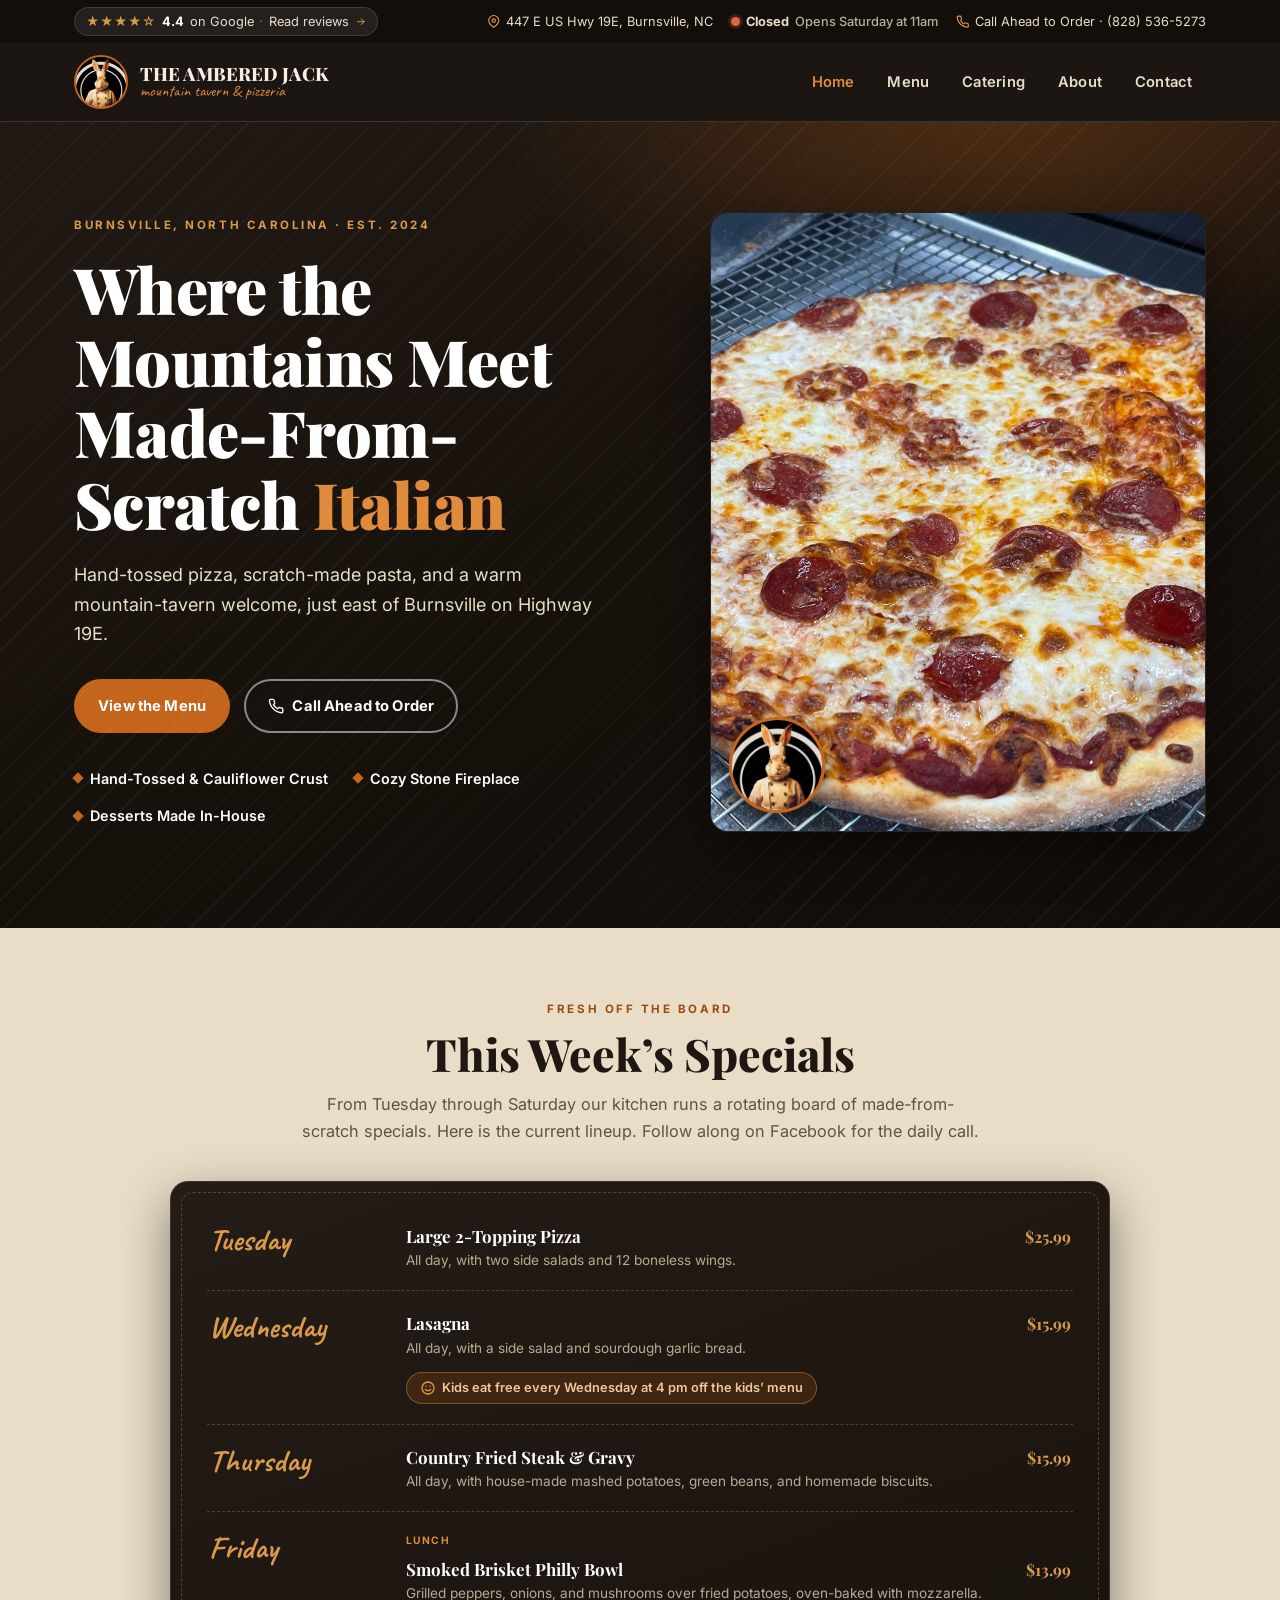
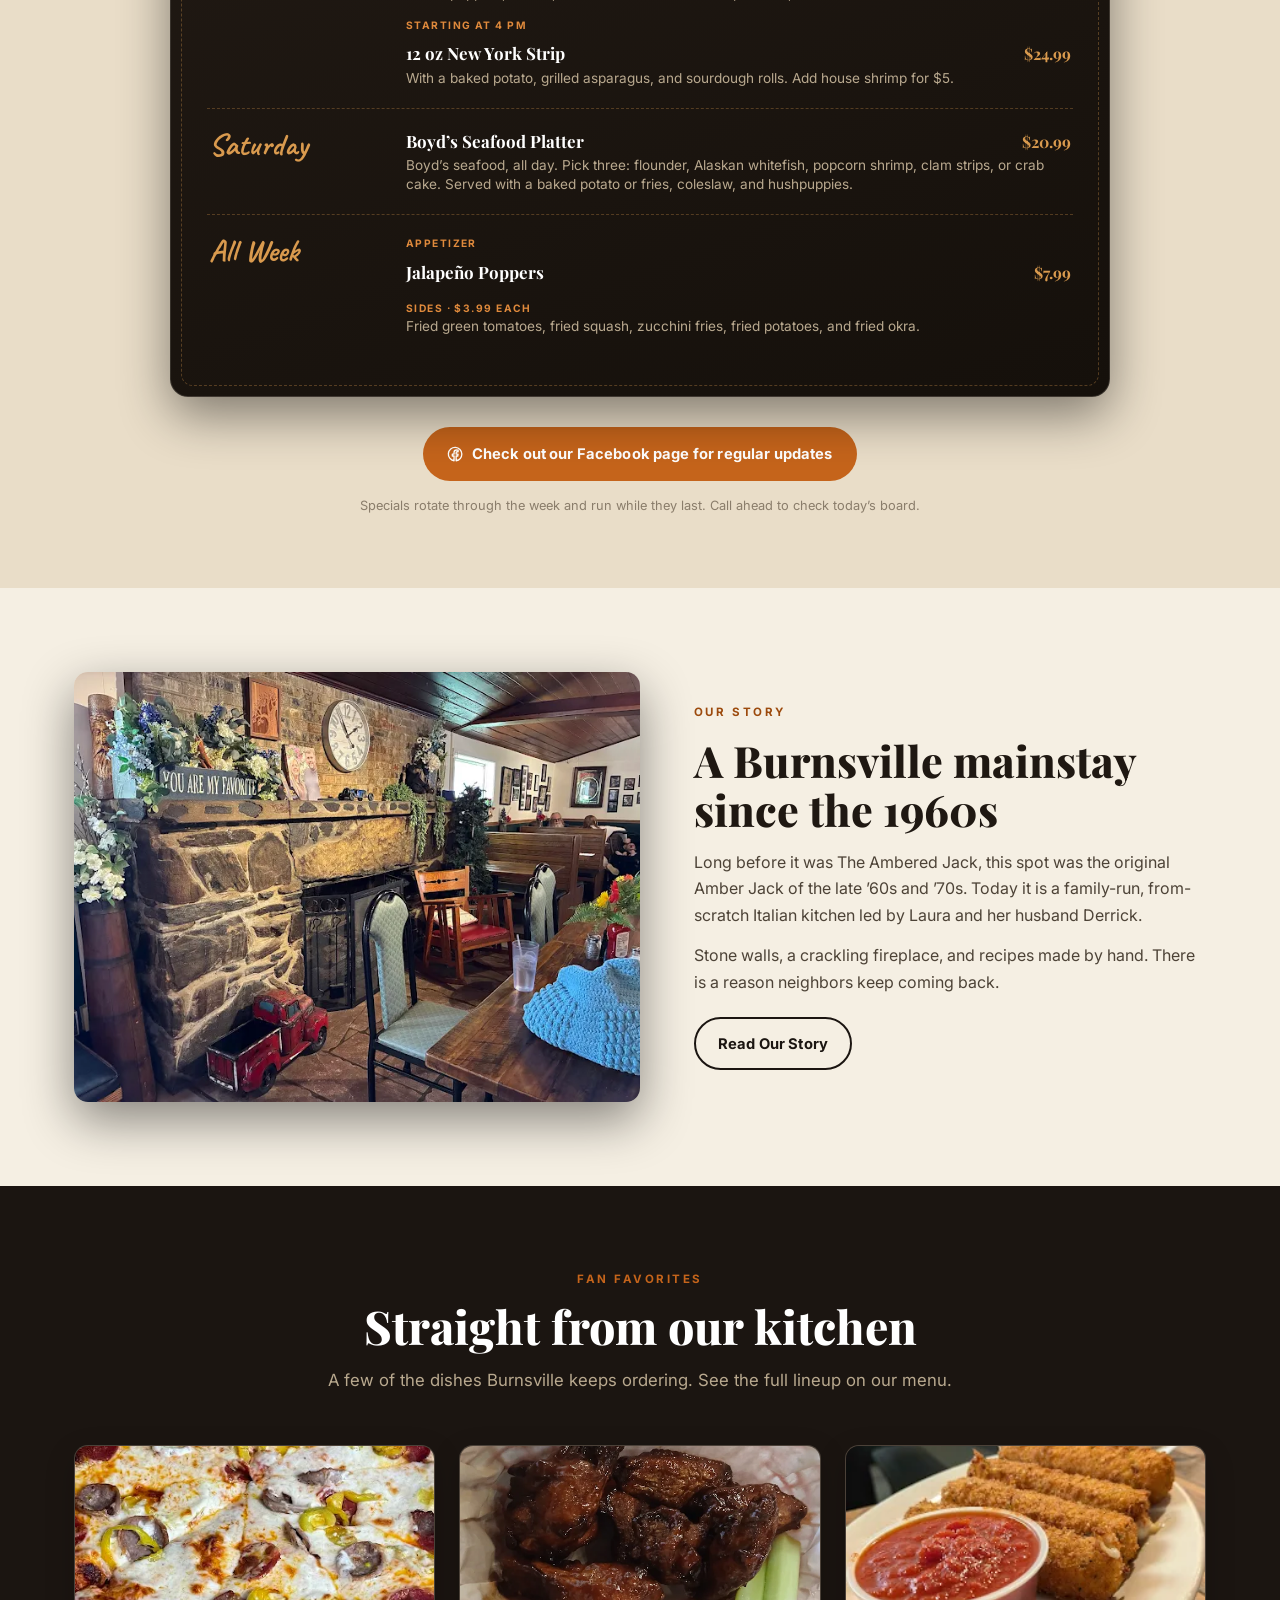
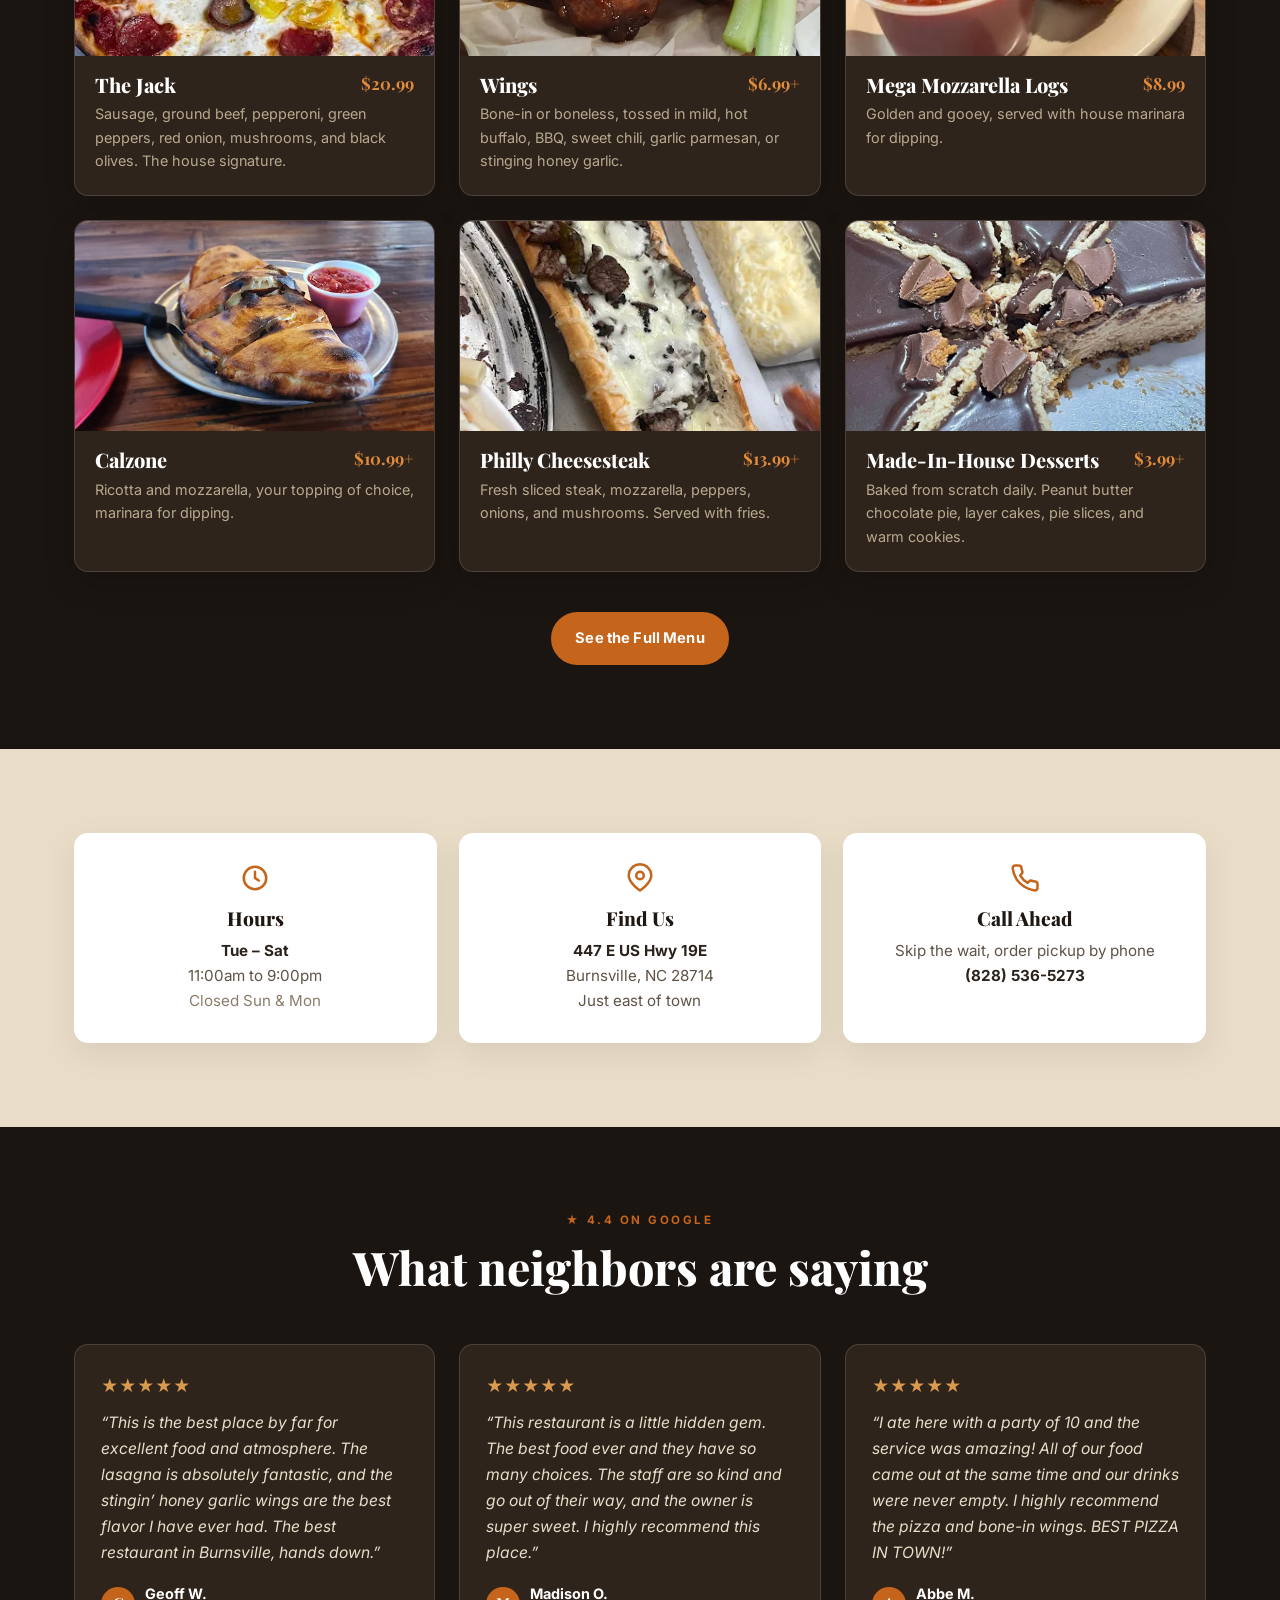
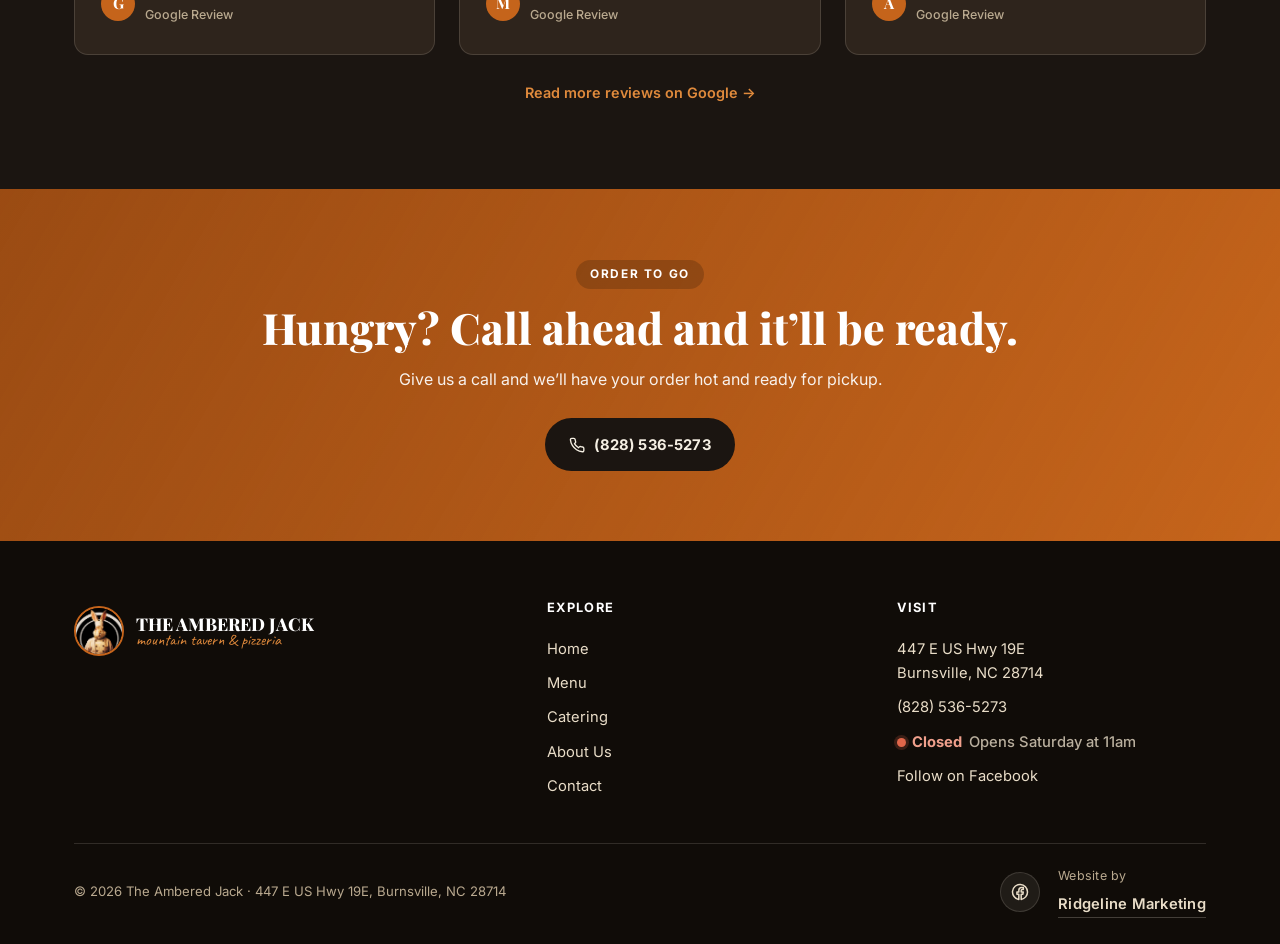
<file: site/index.html>
<!DOCTYPE html>
<html lang="en">
<head>
<meta charset="UTF-8">
<meta name="viewport" content="width=device-width, initial-scale=1.0">
<title>The Ambered Jack | Scratch Italian &amp; Pizza in Burnsville, NC</title>
<meta name="description" content="Family-run, made-from-scratch Italian kitchen and pizzeria in Burnsville, NC. Hand-tossed pizza, scratch pasta, subs, salads, wings, and house-baked desserts. Call ahead: (828) 536-5273.">
<!-- Domain confirmed by owner 2026-06-24: amberedjack.com. All absolute URLs (canonical, og:url, og:image, JSON-LD, sitemap) use it. -->
<link rel="canonical" href="https://www.amberedjack.com/">
<link rel="icon" href="assets/favicon.ico" sizes="any">
<link rel="icon" type="image/png" sizes="192x192" href="assets/favicon-192.png">
<link rel="icon" type="image/png" sizes="512x512" href="assets/favicon-512.png">
<link rel="apple-touch-icon" href="assets/favicon-180.png">
<link rel="manifest" href="site.webmanifest">
<meta name="theme-color" content="#120e0a">
<meta property="og:type" content="restaurant">
<meta property="og:site_name" content="The Ambered Jack">
<meta property="og:title" content="The Ambered Jack | Scratch Italian &amp; Pizza in Burnsville, NC">
<meta property="og:description" content="Hand-tossed pizza, scratch pasta, and a warm mountain-tavern welcome just east of Burnsville on Highway 19E.">
<meta property="og:url" content="https://www.amberedjack.com/">
<meta property="og:image" content="https://www.amberedjack.com/assets/pepperoni-pizza.jpg">
<meta property="og:image:alt" content="Fresh pepperoni pizza from The Ambered Jack">
<meta name="twitter:card" content="summary_large_image">
<meta name="twitter:title" content="The Ambered Jack | Scratch Italian &amp; Pizza in Burnsville, NC">
<meta name="twitter:description" content="Hand-tossed pizza, scratch pasta, and a warm mountain-tavern welcome in Burnsville, NC.">
<meta name="twitter:image" content="https://www.amberedjack.com/assets/pepperoni-pizza.jpg">
<link rel="preconnect" href="https://fonts.googleapis.com">
<link rel="preconnect" href="https://fonts.gstatic.com" crossorigin>
<link href="https://fonts.googleapis.com/css2?family=Playfair+Display:wght@500;600;700;800;900&family=Inter:wght@400;500;600;700&family=Caveat:wght@600;700&display=swap" rel="stylesheet">
<link rel="stylesheet" href="css/style.css">
<!-- HOURS SOURCE OF TRUTH: Tue to Sat 11:00am to 9:00pm; closed Sun and Mon.
     If this ever changes, update it in: the top bar, the mobile hours strip, the info strip below,
     the contact page table, the footer, AND the JSON-LD openingHoursSpecification. -->
<script type="application/ld+json">
{
  "@context": "https://schema.org",
  "@type": "Restaurant",
  "name": "The Ambered Jack",
  "servesCuisine": ["Italian", "Pizza"],
  "priceRange": "$$",
  "telephone": "+1-828-536-5273",
  "url": "https://www.amberedjack.com",
  "menu": "https://www.amberedjack.com/menu",
  "image": "https://www.amberedjack.com/assets/pepperoni-pizza.jpg",
  "acceptsReservations": "False",
  "address": {"@type": "PostalAddress","streetAddress": "447 E US Hwy 19E","addressLocality": "Burnsville","addressRegion": "NC","postalCode": "28714","addressCountry": "US"},
  "geo": {"@type": "GeoCoordinates","latitude": 35.9186014,"longitude": -82.2734526},
  "openingHoursSpecification": [{"@type":"OpeningHoursSpecification","dayOfWeek":["Tuesday","Wednesday","Thursday","Friday","Saturday"],"opens":"11:00","closes":"21:00"}],
  "sameAs": ["https://www.facebook.com/theamberedjack/"]
}
</script>
<script>document.documentElement.classList.add('js');</script>
<!-- Google Analytics (GA4). TODO(owner): replace G-XXXXXXXXXX with the real GA4 Measurement ID before launch.
     Keep this ID identical on every page so one find/replace updates them all. -->
<script async src="https://www.googletagmanager.com/gtag/js?id=G-XXXXXXXXXX"></script>
<script>
  window.dataLayer = window.dataLayer || [];
  function gtag(){dataLayer.push(arguments);}
  gtag('js', new Date());
  gtag('config', 'G-XXXXXXXXXX');
</script>
</head>
<body>

<a class="skip-link" href="#main">Skip to content</a>

<!-- MOBILE QUICK-ACTION BAR (phones only) -->
<nav class="mobile-bar" aria-label="Quick actions">
  <a href="tel:18285365273"><svg class="ic" viewBox="0 0 24 24"><path d="M22 16.92v3a2 2 0 0 1-2.18 2 19.8 19.8 0 0 1-8.63-3.07 19.5 19.5 0 0 1-6-6A19.8 19.8 0 0 1 2.12 4.18 2 2 0 0 1 4.11 2h3a2 2 0 0 1 2 1.72c.13.96.36 1.9.7 2.81a2 2 0 0 1-.45 2.11L8.09 9.91a16 16 0 0 0 6 6l1.27-1.27a2 2 0 0 1 2.11-.45c.91.34 1.85.57 2.81.7A2 2 0 0 1 22 16.92z"/></svg><span>Call</span></a>
  <a href="menu.html"><svg class="ic" viewBox="0 0 24 24"><path d="M21 15v4a2 2 0 0 1-2 2H5a2 2 0 0 1-2-2v-4"/><path d="M7 10l5 5 5-5"/><path d="M12 15V3"/></svg><span>Menu</span></a>
  <a href="https://www.google.com/maps/dir/?api=1&destination=The+Ambered+Jack+447+E+US+Hwy+19E+Burnsville+NC" target="_blank" rel="noopener"><svg class="ic" viewBox="0 0 24 24"><path d="M21 10c0 6-9 12-9 12s-9-6-9-12a9 9 0 0 1 18 0z"/><circle cx="12" cy="10" r="3"/></svg><span>Directions</span></a>
</nav>

<!-- MOBILE HOURS STRIP (phones only, glanceable) -->
<div class="mobile-hours"><svg class="ic" viewBox="0 0 24 24"><circle cx="12" cy="12" r="9"/><path d="M12 7v5l3 2"/></svg> Open <b>Tue–Sat · 11am–9pm</b> · Closed Sun &amp; Mon</div>

<!-- TOP BAR -->
<div class="topbar">
  <div class="wrap">
    <div class="tb-left">
      <a href="https://www.google.com/search?q=The+Ambered+Jack+Burnsville+NC" target="_blank" rel="noopener" class="reviews-badge">
        <span class="stars" aria-hidden="true">★★★★☆</span> <b style="color:#fff">4.4</b> on Google <span style="opacity:.5">·</span> Read reviews
        <svg class="ic" viewBox="0 0 24 24" style="width:.9em" aria-hidden="true"><path d="M5 12h14"/><path d="M13 6l6 6-6 6"/></svg>
      </a>
    </div>
    <div class="tb-right">
      <a href="https://www.google.com/maps/search/?api=1&query=The+Ambered+Jack+447+E+US+Hwy+19E+Burnsville+NC" target="_blank" rel="noopener"><svg class="ic" viewBox="0 0 24 24" aria-hidden="true"><path d="M21 10c0 6-9 12-9 12s-9-6-9-12a9 9 0 0 1 18 0z"/><circle cx="12" cy="10" r="3"/></svg> 447 E US Hwy 19E, Burnsville, NC</a>
      <a href="contact.html" class="tb-hours" aria-label="Hours and open status"><span class="status-chip" data-status><span class="sc-dot" aria-hidden="true"></span><b data-status-label>Hours</b> <span data-status-detail></span></span><span class="tb-hours-static"><svg class="ic" viewBox="0 0 24 24" aria-hidden="true"><circle cx="12" cy="12" r="9"/><path d="M12 7v5l3 2"/></svg> Tue–Sat · 11am–9pm</span></a>
      <a href="tel:18285365273"><svg class="ic" viewBox="0 0 24 24" aria-hidden="true"><path d="M22 16.92v3a2 2 0 0 1-2.18 2 19.8 19.8 0 0 1-8.63-3.07 19.5 19.5 0 0 1-6-6A19.8 19.8 0 0 1 2.12 4.18 2 2 0 0 1 4.11 2h3a2 2 0 0 1 2 1.72c.13.96.36 1.9.7 2.81a2 2 0 0 1-.45 2.11L8.09 9.91a16 16 0 0 0 6 6l1.27-1.27a2 2 0 0 1 2.11-.45c.91.34 1.85.57 2.81.7A2 2 0 0 1 22 16.92z"/></svg> Call Ahead to Order · (828) 536-5273</a>
    </div>
  </div>
</div>

<!-- HEADER -->
<header class="nav">
  <div class="wrap">
    <a href="index.html" class="brand" aria-label="The Ambered Jack, home">
      <img src="assets/logo-mark.png" alt="The Ambered Jack logo" width="54" height="54">
      <div>
        <div class="bt">THE AMBERED JACK</div>
        <div class="bs">mountain tavern &amp; pizzeria</div>
      </div>
    </a>
    <button class="nav-toggle" type="button" aria-label="Open menu" aria-expanded="false" aria-controls="primary-nav">
      <span class="nav-toggle-bars" aria-hidden="true"></span>
    </button>
    <nav class="links" id="primary-nav" aria-label="Primary">
      <a href="index.html" aria-current="page">Home</a>
      <a href="menu.html">Menu</a>
      <a href="catering.html">Catering</a>
      <a href="about.html">About</a>
      <a href="contact.html">Contact</a>
    </nav>
  </div>
</header>
<div class="drawer-backdrop" hidden></div>

<main id="main">

  <section class="hero">
    <div class="wrap">
      <div class="hero-copy">
        <div class="eyebrow">Burnsville, North Carolina · Est. 2024</div>
        <h1>Where the Mountains Meet<br>Made-From-Scratch <span class="amb">Italian</span></h1>
        <p class="lead">Hand-tossed pizza, scratch-made pasta, and a warm mountain-tavern welcome, just east of Burnsville on Highway 19E.</p>
        <div class="hero-cta">
          <a class="btn btn-amber" href="menu.html">View the Menu</a>
          <a class="btn btn-ghost" href="tel:18285365273"><svg class="ic" viewBox="0 0 24 24" aria-hidden="true"><path d="M22 16.92v3a2 2 0 0 1-2.18 2 19.8 19.8 0 0 1-8.63-3.07 19.5 19.5 0 0 1-6-6A19.8 19.8 0 0 1 2.12 4.18 2 2 0 0 1 4.11 2h3a2 2 0 0 1 2 1.72c.13.96.36 1.9.7 2.81a2 2 0 0 1-.45 2.11L8.09 9.91a16 16 0 0 0 6 6l1.27-1.27a2 2 0 0 1 2.11-.45c.91.34 1.85.57 2.81.7A2 2 0 0 1 22 16.92z"/></svg> Call Ahead to Order</a>
        </div>
        <div class="meta-strip">
          <span><b>Hand-Tossed &amp; Cauliflower Crust</b></span>
          <span><b>Cozy Stone Fireplace</b></span>
          <span><b>Desserts Made In-House</b></span>
        </div>
      </div>
      <div class="hero-photo">
        <!-- TODO(owner): replace with a high-resolution hero photo (food or interior). Current shot is a phone photo. -->
        <img class="main" src="assets/pepperoni-pizza.jpg" alt="Fresh pepperoni pizza from The Ambered Jack" width="1536" height="2048" fetchpriority="high" decoding="async">
        <img class="badge" src="assets/logo-mark.png" alt="" width="96" height="96" decoding="async">
      </div>
    </div>
  </section>

  <!-- SPECIALS section -->
  <section class="specials-sec reveal" id="specials">
    <div class="wrap">
      <div class="specials-head">
        <div class="eyebrow">Fresh Off the Board</div>
        <h2>This Week’s Specials</h2>
        <p>From Tuesday through Saturday our kitchen runs a rotating board of made-from-scratch specials. Here is the current lineup. Follow along on Facebook for the daily call.</p>
      </div>
      <div class="board">
        <!-- ===== WEEKLY SPECIALS — edit below each week =====
             ONE <div class="day-row"> per day: an <h3 class="day-label"> (the day) plus a
             <div class="day-items"> holding that day's specials. Never split a day across rows.
             Inside .day-items, list in course order: appetizers, then entrees, then dessert.
             Each item is a <div class="sp-line"> with an <span class="sp-item"> name and an
             optional <span class="sp-price">, followed by an optional <div class="sp-note">.
             Use a <div class="sp-cat"> label (Appetizers / Entrees / Dessert) when a day has
             more than one course. -->
        <div class="specials-board">

          <div class="day-row">
            <h3 class="day-label">Tuesday</h3>
            <div class="day-items">
              <div class="sp-line"><span class="sp-item">Large 2-Topping Pizza</span><span class="sp-price">$25.99</span></div>
              <div class="sp-note">All day, with two side salads and 12 boneless wings.</div>
            </div>
          </div>

          <div class="day-row">
            <h3 class="day-label">Wednesday</h3>
            <div class="day-items">
              <div class="sp-line"><span class="sp-item">Lasagna</span><span class="sp-price">$15.99</span></div>
              <div class="sp-note">All day, with a side salad and sourdough garlic bread.</div>
              <div class="kids-free"><svg class="ic" viewBox="0 0 24 24" aria-hidden="true"><circle cx="12" cy="12" r="9"/><path d="M8 14s1.5 2 4 2 4-2 4-2"/><path d="M9 9h.01"/><path d="M15 9h.01"/></svg> Kids eat free every Wednesday at 4 pm off the kids’ menu</div>
            </div>
          </div>

          <div class="day-row">
            <h3 class="day-label">Thursday</h3>
            <div class="day-items">
              <div class="sp-line"><span class="sp-item">Country Fried Steak &amp; Gravy</span><span class="sp-price">$15.99</span></div>
              <div class="sp-note">All day, with house-made mashed potatoes, green beans, and homemade biscuits.</div>
            </div>
          </div>

          <div class="day-row">
            <h3 class="day-label">Friday</h3>
            <div class="day-items">
              <div class="sp-cat">Lunch</div>
              <div class="sp-line"><span class="sp-item">Smoked Brisket Philly Bowl</span><span class="sp-price">$13.99</span></div>
              <div class="sp-note">Grilled peppers, onions, and mushrooms over fried potatoes, oven-baked with mozzarella.</div>
              <div class="sp-cat">Starting at 4 pm</div>
              <div class="sp-line"><span class="sp-item">12&nbsp;oz New York Strip</span><span class="sp-price">$24.99</span></div>
              <div class="sp-note">With a baked potato, grilled asparagus, and sourdough rolls. Add house shrimp for $5.</div>
            </div>
          </div>

          <div class="day-row">
            <h3 class="day-label">Saturday</h3>
            <div class="day-items">
              <div class="sp-line"><span class="sp-item">Boyd’s Seafood Platter</span><span class="sp-price">$20.99</span></div>
              <div class="sp-note">Boyd’s seafood, all day. Pick three: flounder, Alaskan whitefish, popcorn shrimp, clam strips, or crab cake. Served with a baked potato or fries, coleslaw, and hushpuppies.</div>
            </div>
          </div>

          <div class="day-row">
            <h3 class="day-label">All Week</h3>
            <div class="day-items">
              <div class="sp-cat">Appetizer</div>
              <div class="sp-line"><span class="sp-item">Jalapeño Poppers</span><span class="sp-price">$7.99</span></div>
              <div class="sp-cat">Sides &middot; $3.99 each</div>
              <div class="sp-note">Fried green tomatoes, fried squash, zucchini fries, fried potatoes, and fried okra.</div>
            </div>
          </div>

          <!-- ===== END WEEKLY SPECIALS ===== -->
        </div>
      </div>
      <div class="specials-cta">
        <a class="btn btn-amber" href="https://www.facebook.com/theamberedjack/" target="_blank" rel="noopener">
          <svg class="ic" viewBox="0 0 24 24" fill="currentColor" stroke="none" aria-hidden="true"><path d="M22 12a10 10 0 1 0-11.56 9.88v-6.99H7.9V12h2.54V9.8c0-2.5 1.49-3.89 3.78-3.89 1.09 0 2.24.2 2.24.2v2.46h-1.26c-1.24 0-1.63.77-1.63 1.56V12h2.78l-.44 2.89h-2.34v6.99A10 10 0 0 0 22 12z"/></svg>
          Check out our Facebook page for regular updates
        </a>
      </div>
      <p class="specials-note">Specials rotate through the week and run while they last. Call ahead to check today’s board.</p>
    </div>
  </section>

  <!-- STORY TEASER -->
  <section class="reveal">
    <div class="wrap story">
      <div>
        <img src="assets/interior-fireplace.webp" alt="The Ambered Jack dining room with a stone fireplace" width="900" height="600" loading="lazy" decoding="async">
      </div>
      <div>
        <div class="eyebrow">Our Story</div>
        <h2>A Burnsville mainstay since the 1960s</h2>
        <p>Long before it was The Ambered Jack, this spot was the original Amber Jack of the late ’60s and ’70s. Today it is a family-run, from-scratch Italian kitchen led by Laura and her husband Derrick.</p>
        <p>Stone walls, a crackling fireplace, and recipes made by hand. There is a reason neighbors keep coming back.</p>
        <a class="btn btn-outline-dark" href="about.html" style="margin-top:8px">Read Our Story</a>
      </div>
    </div>
  </section>

  <!-- FEATURED DISHES -->
  <section class="on-dark reveal">
    <div class="wrap">
      <div class="sec-head">
        <div class="eyebrow">Fan Favorites</div>
        <h2>Straight from our kitchen</h2>
        <p>A few of the dishes Burnsville keeps ordering. See the full lineup on our menu.</p>
      </div>
      <div class="dish-grid">
        <div class="dish">
          <img src="assets/sausage-pepper-pizza.webp" alt="The Jack specialty pizza" width="600" height="420" loading="lazy" decoding="async">
          <div class="db"><h3>The Jack <span class="price">$20.99</span></h3><p>Sausage, ground beef, pepperoni, green peppers, red onion, mushrooms, and black olives. The house signature.</p></div>
        </div>
        <div class="dish">
          <img src="assets/wings.webp" alt="Chicken wings" width="600" height="420" loading="lazy" decoding="async">
          <div class="db"><h3>Wings <span class="price">$6.99+</span></h3><p>Bone-in or boneless, tossed in mild, hot buffalo, BBQ, sweet chili, garlic parmesan, or stinging honey garlic.</p></div>
        </div>
        <div class="dish">
          <img src="assets/mozz-sticks.webp" alt="Mega mozzarella logs" width="600" height="420" loading="lazy" decoding="async">
          <div class="db"><h3>Mega Mozzarella Logs <span class="price">$8.99</span></h3><p>Golden and gooey, served with house marinara for dipping.</p></div>
        </div>
        <div class="dish">
          <img src="assets/calzone.webp" alt="Calzone" width="600" height="420" loading="lazy" decoding="async">
          <div class="db"><h3>Calzone <span class="price">$10.99+</span></h3><p>Ricotta and mozzarella, your topping of choice, marinara for dipping.</p></div>
        </div>
        <div class="dish">
          <img src="assets/steak-cheese-sub.webp" alt="Philly cheesesteak sub" width="600" height="420" loading="lazy" decoding="async">
          <div class="db"><h3>Philly Cheesesteak <span class="price">$13.99+</span></h3><p>Fresh sliced steak, mozzarella, peppers, onions, and mushrooms. Served with fries.</p></div>
        </div>
        <div class="dish">
          <img src="assets/dessert-pbpie.webp" alt="House-made peanut butter chocolate pie" width="600" height="420" loading="lazy" decoding="async">
          <div class="db"><h3>Made-In-House Desserts <span class="price">$3.99+</span></h3><p>Baked from scratch daily. Peanut butter chocolate pie, layer cakes, pie slices, and warm cookies.</p></div>
        </div>
      </div>
      <div style="text-align:center;margin-top:40px"><a class="btn btn-amber" href="menu.html">See the Full Menu</a></div>
    </div>
  </section>

  <!-- INFO STRIP -->
  <section class="cream-2-bg reveal">
    <div class="wrap">
      <div class="infogrid">
        <div class="infocard">
          <svg class="ic" viewBox="0 0 24 24" aria-hidden="true"><circle cx="12" cy="12" r="9"/><path d="M12 7v5l3 2"/></svg><h3>Hours</h3>
          <p><b>Tue – Sat</b><br>11:00am to 9:00pm<br><span style="color:#8a7d6b">Closed Sun &amp; Mon</span></p>
        </div>
        <div class="infocard">
          <svg class="ic" viewBox="0 0 24 24" aria-hidden="true"><path d="M21 10c0 6-9 12-9 12s-9-6-9-12a9 9 0 0 1 18 0z"/><circle cx="12" cy="10" r="3"/></svg><h3>Find Us</h3>
          <p><b>447 E US Hwy 19E</b><br>Burnsville, NC 28714<br>Just east of town</p>
        </div>
        <div class="infocard">
          <svg class="ic" viewBox="0 0 24 24" aria-hidden="true"><path d="M22 16.92v3a2 2 0 0 1-2.18 2 19.8 19.8 0 0 1-8.63-3.07 19.5 19.5 0 0 1-6-6A19.8 19.8 0 0 1 2.12 4.18 2 2 0 0 1 4.11 2h3a2 2 0 0 1 2 1.72c.13.96.36 1.9.7 2.81a2 2 0 0 1-.45 2.11L8.09 9.91a16 16 0 0 0 6 6l1.27-1.27a2 2 0 0 1 2.11-.45c.91.34 1.85.57 2.81.7A2 2 0 0 1 22 16.92z"/></svg><h3>Call Ahead</h3>
          <p>Skip the wait, order pickup by phone<br><b>(828) 536-5273</b></p>
        </div>
      </div>
    </div>
  </section>

  <!-- REVIEWS — real 5-star Google reviews (lightly trimmed for length, verbatim core). -->
  <section class="on-dark reveal">
    <div class="wrap">
      <div class="sec-head">
        <div class="eyebrow">★ 4.4 on Google</div>
        <h2>What neighbors are saying</h2>
      </div>
      <div class="rev-grid">
        <div class="rev"><div class="stars" aria-hidden="true">★★★★★</div><p>“This is the best place by far for excellent food and atmosphere. The lasagna is absolutely fantastic, and the stingin’ honey garlic wings are the best flavor I have ever had. The best restaurant in Burnsville, hands down.”</p><div class="who"><span class="av" aria-hidden="true">G</span><div>Geoff W.<small>Google Review</small></div></div></div>
        <div class="rev"><div class="stars" aria-hidden="true">★★★★★</div><p>“This restaurant is a little hidden gem. The best food ever and they have so many choices. The staff are so kind and go out of their way, and the owner is super sweet. I highly recommend this place.”</p><div class="who"><span class="av" aria-hidden="true">M</span><div>Madison O.<small>Google Review</small></div></div></div>
        <div class="rev"><div class="stars" aria-hidden="true">★★★★★</div><p>“I ate here with a party of 10 and the service was amazing! All of our food came out at the same time and our drinks were never empty. I highly recommend the pizza and bone-in wings. BEST PIZZA IN TOWN!”</p><div class="who"><span class="av" aria-hidden="true">A</span><div>Abbe M.<small>Google Review</small></div></div></div>
      </div>
      <p style="text-align:center;margin-top:26px;font-size:.9rem"><a href="https://www.google.com/search?q=The+Ambered+Jack+Burnsville+NC" target="_blank" rel="noopener" style="color:var(--amber-lt);font-weight:600">Read more reviews on Google →</a></p>
    </div>
  </section>

  <!-- CTA BAND -->
  <section class="ctaband reveal">
    <div class="wrap">
      <span class="pill">Order to Go</span>
      <h2>Hungry? Call ahead and it’ll be ready.</h2>
      <p>Give us a call and we’ll have your order hot and ready for pickup.</p>
      <a class="btn btn-dark" href="tel:18285365273"><svg class="ic" viewBox="0 0 24 24" aria-hidden="true"><path d="M22 16.92v3a2 2 0 0 1-2.18 2 19.8 19.8 0 0 1-8.63-3.07 19.5 19.5 0 0 1-6-6A19.8 19.8 0 0 1 2.12 4.18 2 2 0 0 1 4.11 2h3a2 2 0 0 1 2 1.72c.13.96.36 1.9.7 2.81a2 2 0 0 1-.45 2.11L8.09 9.91a16 16 0 0 0 6 6l1.27-1.27a2 2 0 0 1 2.11-.45c.91.34 1.85.57 2.81.7A2 2 0 0 1 22 16.92z"/></svg> (828) 536-5273</a>
    </div>
  </section>
</main>

<!-- FOOTER -->
<footer>
  <div class="wrap">
    <div class="foot-grid">
      <div>
        <a href="index.html" class="brand" style="margin-bottom:4px">
          <img src="assets/logo-mark.png" alt="" width="50" height="50" loading="lazy" style="height:50px;width:50px;border-radius:50%;border:2px solid var(--amber)">
          <div><div class="bt" style="font-family:'Playfair Display';font-weight:800;font-size:1.1rem">THE AMBERED JACK</div><div class="bs" style="font-family:'Caveat';color:var(--amber-lt)">mountain tavern &amp; pizzeria</div></div>
        </a>
      </div>
      <div>
        <h4>Explore</h4>
        <a href="index.html">Home</a>
        <a href="menu.html">Menu</a>
        <a href="catering.html">Catering</a>
        <a href="about.html">About Us</a>
        <a href="contact.html">Contact</a>
      </div>
      <div>
        <h4>Visit</h4>
        <a href="https://www.google.com/maps/search/?api=1&query=The+Ambered+Jack+447+E+US+Hwy+19E+Burnsville+NC" target="_blank" rel="noopener">447 E US Hwy 19E<br>Burnsville, NC 28714</a>
        <a href="tel:18285365273">(828) 536-5273</a>
        <div class="foot-hours"><span class="status-chip" data-status><span class="sc-dot" aria-hidden="true"></span><b data-status-label>Hours</b> <span data-status-detail></span></span><span class="foot-hours-static">Tue–Sat · 11am–9pm</span></div>
        <a href="https://www.facebook.com/theamberedjack/" target="_blank" rel="noopener">Follow on Facebook</a>
      </div>
    </div>

    <div class="foot-bottom">
      <span class="foot-copy">© <span id="yr">2026</span> The Ambered Jack · 447 E US Hwy 19E, Burnsville, NC 28714</span>
      <span class="foot-credit">Website by <a href="https://www.ridgelinewnc.com" target="_blank" rel="noopener">Ridgeline Marketing</a></span>
      <div class="foot-social">
        <a href="https://www.facebook.com/theamberedjack/" target="_blank" rel="noopener" aria-label="The Ambered Jack on Facebook">
          <svg class="ic" viewBox="0 0 24 24" fill="currentColor" stroke="none" aria-hidden="true"><path d="M22 12a10 10 0 1 0-11.56 9.88v-6.99H7.9V12h2.54V9.8c0-2.5 1.49-3.89 3.78-3.89 1.09 0 2.24.2 2.24.2v2.46h-1.26c-1.24 0-1.63.77-1.63 1.56V12h2.78l-.44 2.89h-2.34v6.99A10 10 0 0 0 22 12z"/></svg>
        </a>
      </div>
    </div>
  </div>
</footer>

<script src="js/site.js" defer></script>
<script src="js/script.js" defer></script>
</body>
</html>
</file>
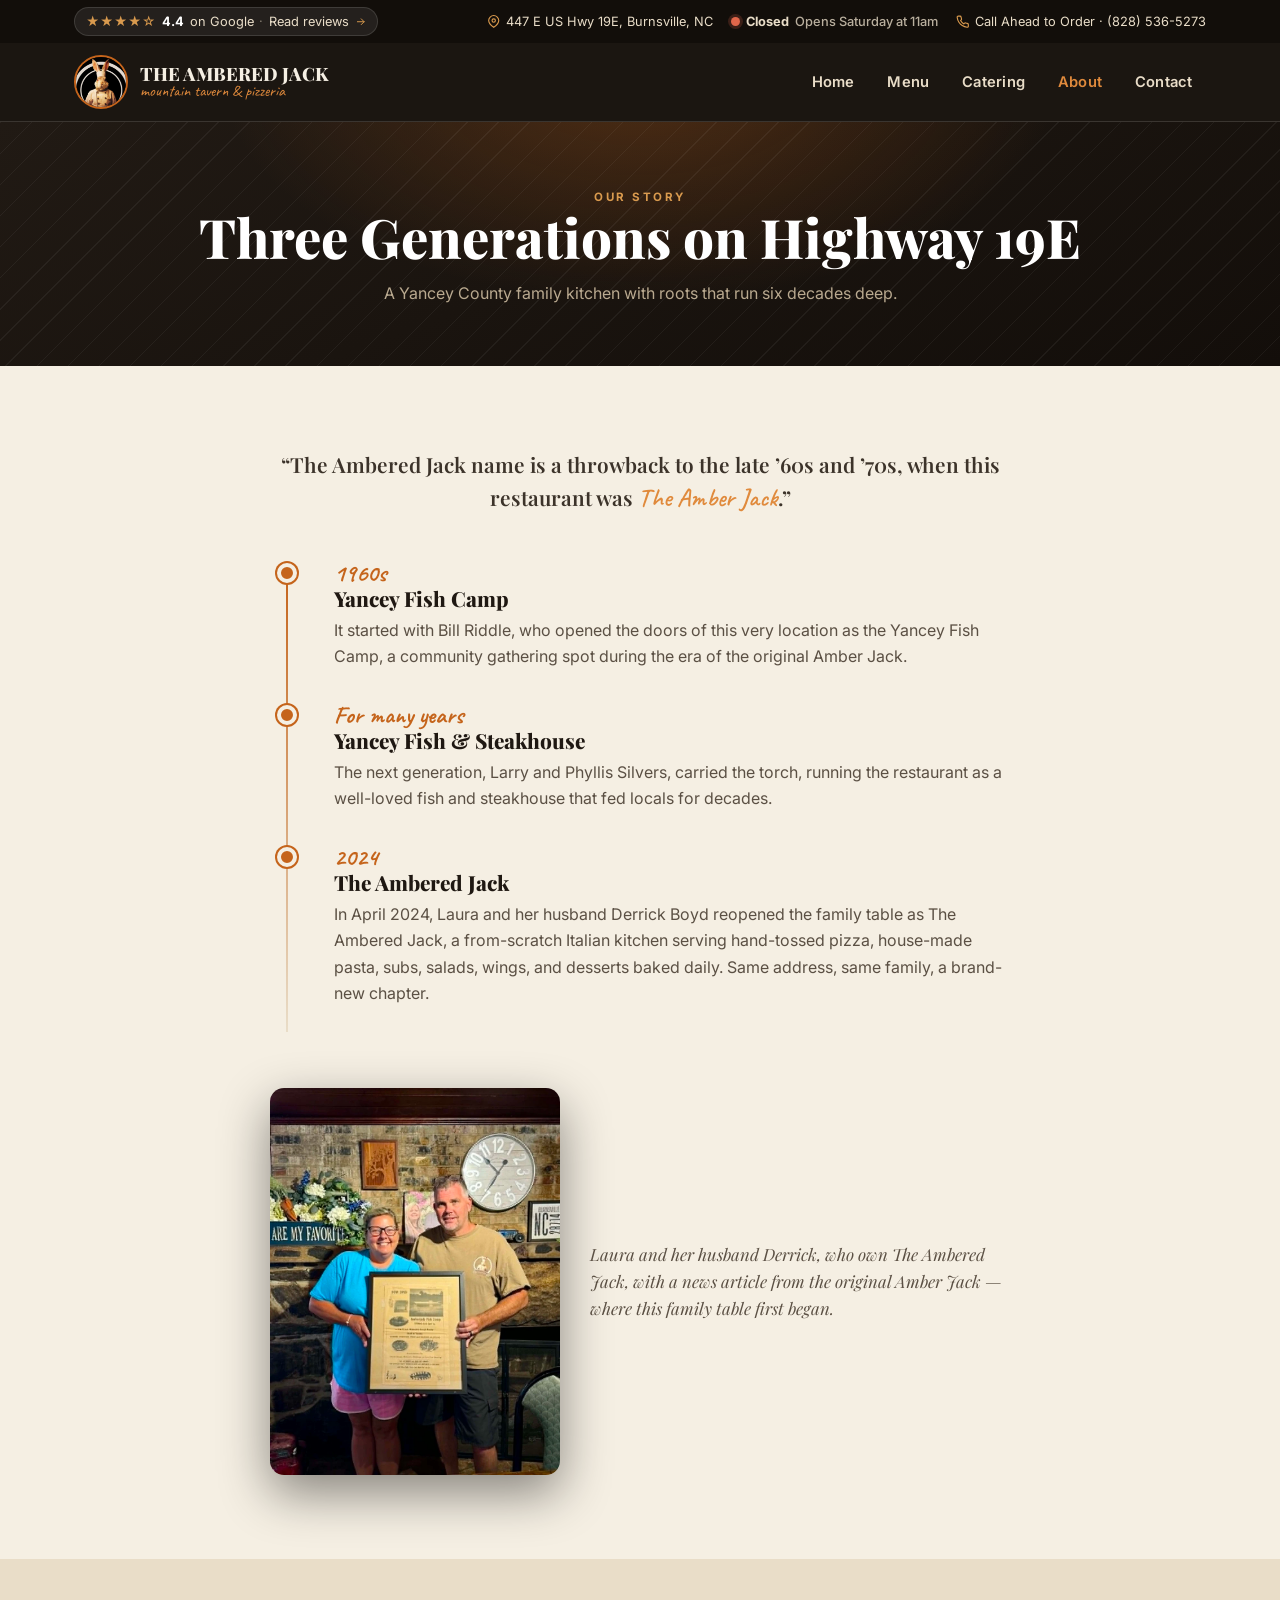
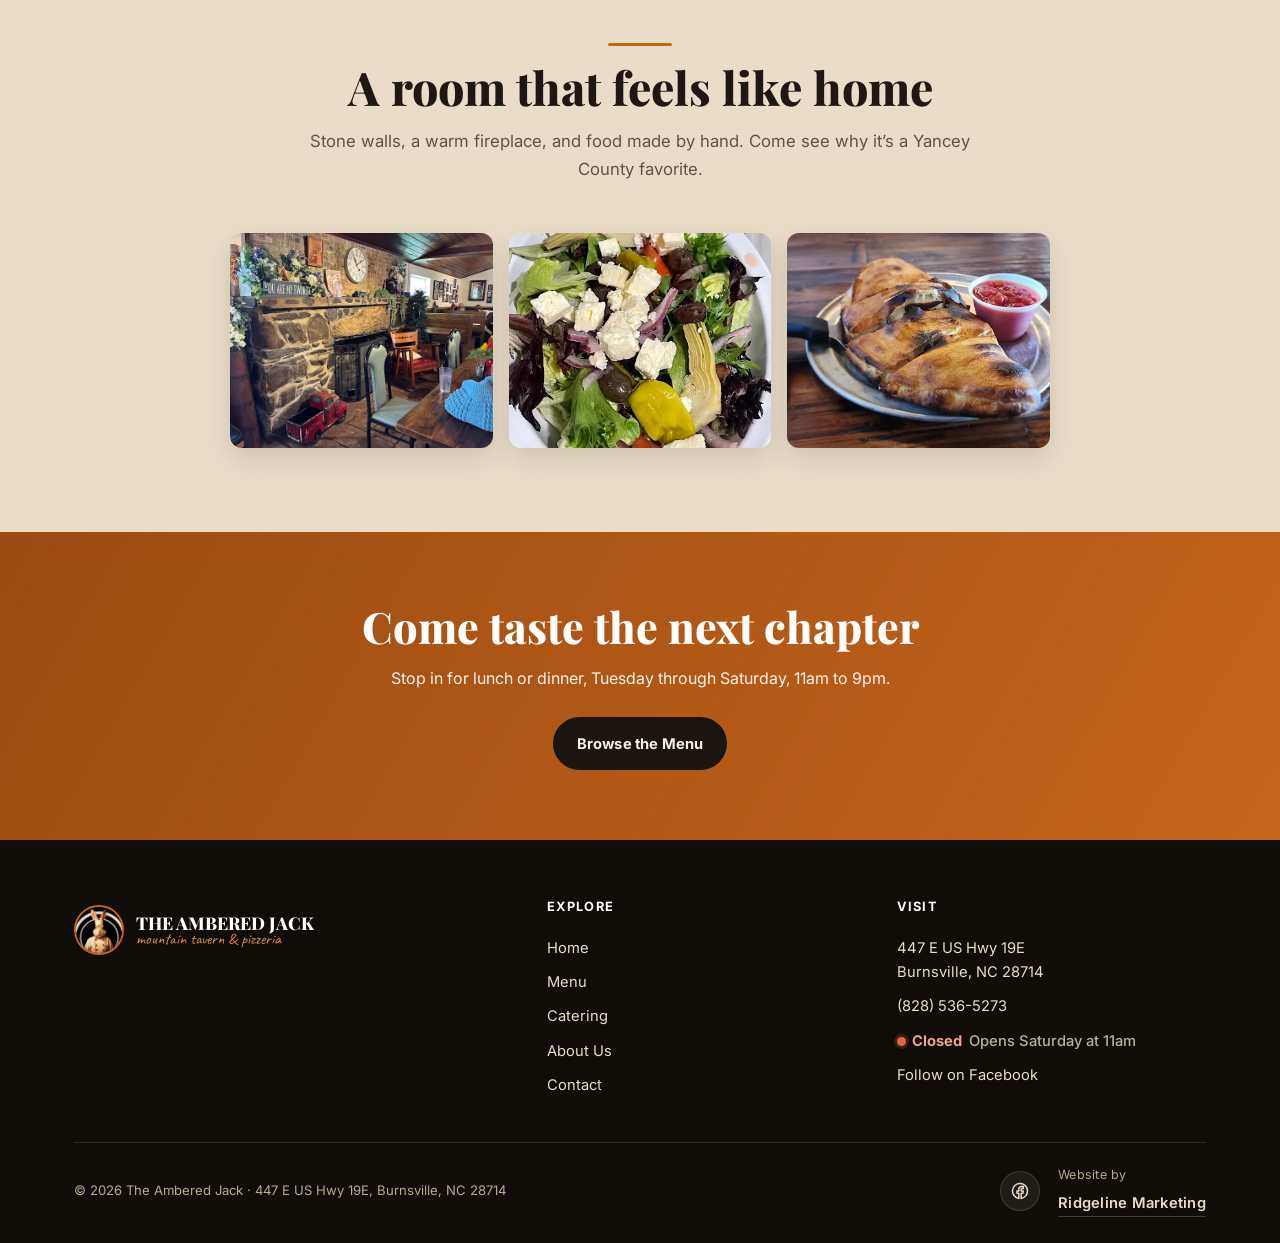
<file: site/about.html>
<!DOCTYPE html>
<html lang="en">
<head>
<meta charset="UTF-8">
<meta name="viewport" content="width=device-width, initial-scale=1.0">
<title>Our Story | The Ambered Jack, Burnsville NC</title>
<meta name="description" content="Three generations on Highway 19E in Burnsville, NC. From Bill Riddle's Yancey Fish Camp to the Silvers family steakhouse to Laura and Derrick Boyd's scratch Italian kitchen, The Ambered Jack.">
<link rel="canonical" href="https://www.amberedjack.com/about">
<link rel="icon" href="assets/favicon.ico" sizes="any">
<link rel="icon" type="image/png" sizes="192x192" href="assets/favicon-192.png">
<link rel="icon" type="image/png" sizes="512x512" href="assets/favicon-512.png">
<link rel="apple-touch-icon" href="assets/favicon-180.png">
<link rel="manifest" href="site.webmanifest">
<meta name="theme-color" content="#120e0a">
<meta property="og:type" content="website">
<meta property="og:site_name" content="The Ambered Jack">
<meta property="og:title" content="Our Story | The Ambered Jack, Burnsville NC">
<meta property="og:description" content="A Yancey County family kitchen with roots that run six decades deep on Highway 19E.">
<meta property="og:url" content="https://www.amberedjack.com/about">
<meta property="og:image" content="https://www.amberedjack.com/assets/interior-fireplace.webp">
<meta name="twitter:card" content="summary_large_image">
<meta name="twitter:title" content="Our Story | The Ambered Jack">
<meta name="twitter:description" content="Three generations on Highway 19E in Burnsville, NC.">
<meta name="twitter:image" content="https://www.amberedjack.com/assets/interior-fireplace.webp">
<link rel="preconnect" href="https://fonts.googleapis.com">
<link rel="preconnect" href="https://fonts.gstatic.com" crossorigin>
<link href="https://fonts.googleapis.com/css2?family=Playfair+Display:wght@500;600;700;800;900&family=Inter:wght@400;500;600;700&family=Caveat:wght@600;700&display=swap" rel="stylesheet">
<link rel="stylesheet" href="css/style.css">
<script>document.documentElement.classList.add('js');</script>
<!-- Google Analytics (GA4). TODO(owner): replace G-XXXXXXXXXX with the real GA4 Measurement ID before launch.
     Keep this ID identical on every page so one find/replace updates them all. -->
<script async src="https://www.googletagmanager.com/gtag/js?id=G-XXXXXXXXXX"></script>
<script>
  window.dataLayer = window.dataLayer || [];
  function gtag(){dataLayer.push(arguments);}
  gtag('js', new Date());
  gtag('config', 'G-XXXXXXXXXX');
</script>
</head>
<body>

<a class="skip-link" href="#main">Skip to content</a>

<!-- MOBILE QUICK-ACTION BAR -->
<nav class="mobile-bar" aria-label="Quick actions">
  <a href="tel:18285365273"><svg class="ic" viewBox="0 0 24 24"><path d="M22 16.92v3a2 2 0 0 1-2.18 2 19.8 19.8 0 0 1-8.63-3.07 19.5 19.5 0 0 1-6-6A19.8 19.8 0 0 1 2.12 4.18 2 2 0 0 1 4.11 2h3a2 2 0 0 1 2 1.72c.13.96.36 1.9.7 2.81a2 2 0 0 1-.45 2.11L8.09 9.91a16 16 0 0 0 6 6l1.27-1.27a2 2 0 0 1 2.11-.45c.91.34 1.85.57 2.81.7A2 2 0 0 1 22 16.92z"/></svg><span>Call</span></a>
  <a href="menu.html"><svg class="ic" viewBox="0 0 24 24"><path d="M21 15v4a2 2 0 0 1-2 2H5a2 2 0 0 1-2-2v-4"/><path d="M7 10l5 5 5-5"/><path d="M12 15V3"/></svg><span>Menu</span></a>
  <a href="https://www.google.com/maps/dir/?api=1&destination=The+Ambered+Jack+447+E+US+Hwy+19E+Burnsville+NC" target="_blank" rel="noopener"><svg class="ic" viewBox="0 0 24 24"><path d="M21 10c0 6-9 12-9 12s-9-6-9-12a9 9 0 0 1 18 0z"/><circle cx="12" cy="10" r="3"/></svg><span>Directions</span></a>
</nav>

<!-- MOBILE HOURS STRIP -->
<div class="mobile-hours"><svg class="ic" viewBox="0 0 24 24"><circle cx="12" cy="12" r="9"/><path d="M12 7v5l3 2"/></svg> Open <b>Tue–Sat · 11am–9pm</b> · Closed Sun &amp; Mon</div>

<!-- TOP BAR -->
<div class="topbar">
  <div class="wrap">
    <div class="tb-left">
      <a href="https://www.google.com/search?q=The+Ambered+Jack+Burnsville+NC" target="_blank" rel="noopener" class="reviews-badge">
        <span class="stars" aria-hidden="true">★★★★☆</span> <b style="color:#fff">4.4</b> on Google <span style="opacity:.5">·</span> Read reviews
        <svg class="ic" viewBox="0 0 24 24" style="width:.9em" aria-hidden="true"><path d="M5 12h14"/><path d="M13 6l6 6-6 6"/></svg>
      </a>
    </div>
    <div class="tb-right">
      <a href="https://www.google.com/maps/search/?api=1&query=The+Ambered+Jack+447+E+US+Hwy+19E+Burnsville+NC" target="_blank" rel="noopener"><svg class="ic" viewBox="0 0 24 24" aria-hidden="true"><path d="M21 10c0 6-9 12-9 12s-9-6-9-12a9 9 0 0 1 18 0z"/><circle cx="12" cy="10" r="3"/></svg> 447 E US Hwy 19E, Burnsville, NC</a>
      <a href="contact.html" class="tb-hours" aria-label="Hours and open status"><span class="status-chip" data-status><span class="sc-dot" aria-hidden="true"></span><b data-status-label>Hours</b> <span data-status-detail></span></span><span class="tb-hours-static"><svg class="ic" viewBox="0 0 24 24" aria-hidden="true"><circle cx="12" cy="12" r="9"/><path d="M12 7v5l3 2"/></svg> Tue–Sat · 11am–9pm</span></a>
      <a href="tel:18285365273"><svg class="ic" viewBox="0 0 24 24" aria-hidden="true"><path d="M22 16.92v3a2 2 0 0 1-2.18 2 19.8 19.8 0 0 1-8.63-3.07 19.5 19.5 0 0 1-6-6A19.8 19.8 0 0 1 2.12 4.18 2 2 0 0 1 4.11 2h3a2 2 0 0 1 2 1.72c.13.96.36 1.9.7 2.81a2 2 0 0 1-.45 2.11L8.09 9.91a16 16 0 0 0 6 6l1.27-1.27a2 2 0 0 1 2.11-.45c.91.34 1.85.57 2.81.7A2 2 0 0 1 22 16.92z"/></svg> Call Ahead to Order · (828) 536-5273</a>
    </div>
  </div>
</div>

<!-- HEADER -->
<header class="nav">
  <div class="wrap">
    <a href="index.html" class="brand" aria-label="The Ambered Jack, home">
      <img src="assets/logo-mark.png" alt="The Ambered Jack logo" width="54" height="54">
      <div>
        <div class="bt">THE AMBERED JACK</div>
        <div class="bs">mountain tavern &amp; pizzeria</div>
      </div>
    </a>
    <button class="nav-toggle" type="button" aria-label="Open menu" aria-expanded="false" aria-controls="primary-nav">
      <span class="nav-toggle-bars" aria-hidden="true"></span>
    </button>
    <nav class="links" id="primary-nav" aria-label="Primary">
      <a href="index.html">Home</a>
      <a href="menu.html">Menu</a>
      <a href="catering.html">Catering</a>
      <a href="about.html" aria-current="page">About</a>
      <a href="contact.html">Contact</a>
    </nav>
  </div>
</header>
<div class="drawer-backdrop" hidden></div>

<main id="main">
  <div class="pagehead">
    <div class="wrap"><div class="eyebrow" style="color:var(--gold)">Our Story</div><h1>Three Generations on Highway 19E</h1><p>A Yancey County family kitchen with roots that run six decades deep.</p></div>
  </div>

  <section>
    <div class="wrap">
      <!-- TODO(owner): confirm the family-story names and spellings before publishing
           (Bill Riddle; Larry and Phyllis Silvers). Owners: Laura & Derrick Boyd; daughter Lily is staff, NOT an owner. -->
      <p class="about-lede">“The Ambered Jack name is a throwback to the late ’60s and ’70s, when this restaurant was <span class="script" style="font-size:1.6rem">The Amber Jack</span>.”</p>

      <div class="timeline">
        <div class="tl">
          <div class="dot"></div>
          <div class="yr">1960s</div>
          <h3>Yancey Fish Camp</h3>
          <p>It started with Bill Riddle, who opened the doors of this very location as the Yancey Fish Camp, a community gathering spot during the era of the original Amber Jack.</p>
        </div>
        <div class="tl">
          <div class="dot"></div>
          <div class="yr">For many years</div>
          <h3>Yancey Fish &amp; Steakhouse</h3>
          <p>The next generation, Larry and Phyllis Silvers, carried the torch, running the restaurant as a well-loved fish and steakhouse that fed locals for decades.</p>
        </div>
        <div class="tl">
          <div class="dot"></div>
          <div class="yr">2024</div>
          <h3>The Ambered Jack</h3>
          <p>In April 2024, Laura and her husband Derrick Boyd reopened the family table as The Ambered Jack, a from-scratch Italian kitchen serving hand-tossed pizza, house-made pasta, subs, salads, wings, and desserts baked daily. Same address, same family, a brand-new chapter.</p>
        </div>
      </div>

      <!-- TODO(owner): confirm husband's first name (believed to be Derrick), then add it back to the caption + alt. -->
      <figure class="owner-figure reveal">
        <img src="assets/owners-amberjack.webp" alt="Laura and her husband Derrick Boyd, owners of The Ambered Jack, with a news article about the original Amber Jack" width="900" height="1200" loading="lazy" decoding="async">
        <figcaption>Laura and her husband Derrick, who own The Ambered Jack, with a news article from the original Amber Jack — where this family table first began.</figcaption>
      </figure>
    </div>
  </section>

  <section class="cream-2-bg reveal">
    <div class="wrap">
      <div class="sec-head"><div class="rule" style="margin-bottom:16px"></div><h2>A room that feels like home</h2><p>Stone walls, a warm fireplace, and food made by hand. Come see why it’s a Yancey County favorite.</p></div>
      <div class="about-strip">
        <img src="assets/interior-fireplace.webp" alt="Dining room and stone fireplace" width="600" height="430" loading="lazy" decoding="async">
        <img src="assets/greek-salad.webp" alt="Fresh Greek salad" width="600" height="430" loading="lazy" decoding="async">
        <img src="assets/calzone.webp" alt="House-made calzone" width="600" height="430" loading="lazy" decoding="async">
      </div>
    </div>
  </section>

  <section class="ctaband reveal">
    <div class="wrap">
      <h2>Come taste the next chapter</h2>
      <p>Stop in for lunch or dinner, Tuesday through Saturday, 11am to 9pm.</p>
      <a class="btn btn-dark" href="menu.html">Browse the Menu</a>
    </div>
  </section>
</main>

<!-- FOOTER -->
<footer>
  <div class="wrap">
    <div class="foot-grid">
      <div>
        <a href="index.html" class="brand" style="margin-bottom:4px">
          <img src="assets/logo-mark.png" alt="" width="50" height="50" loading="lazy" style="height:50px;width:50px;border-radius:50%;border:2px solid var(--amber)">
          <div><div class="bt" style="font-family:'Playfair Display';font-weight:800;font-size:1.1rem">THE AMBERED JACK</div><div class="bs" style="font-family:'Caveat';color:var(--amber-lt)">mountain tavern &amp; pizzeria</div></div>
        </a>
      </div>
      <div>
        <h4>Explore</h4>
        <a href="index.html">Home</a>
        <a href="menu.html">Menu</a>
        <a href="catering.html">Catering</a>
        <a href="about.html">About Us</a>
        <a href="contact.html">Contact</a>
      </div>
      <div>
        <h4>Visit</h4>
        <a href="https://www.google.com/maps/search/?api=1&query=The+Ambered+Jack+447+E+US+Hwy+19E+Burnsville+NC" target="_blank" rel="noopener">447 E US Hwy 19E<br>Burnsville, NC 28714</a>
        <a href="tel:18285365273">(828) 536-5273</a>
        <div class="foot-hours"><span class="status-chip" data-status><span class="sc-dot" aria-hidden="true"></span><b data-status-label>Hours</b> <span data-status-detail></span></span><span class="foot-hours-static">Tue–Sat · 11am–9pm</span></div>
        <a href="https://www.facebook.com/theamberedjack/" target="_blank" rel="noopener">Follow on Facebook</a>
      </div>
    </div>

    <div class="foot-bottom">
      <span class="foot-copy">© <span id="yr">2026</span> The Ambered Jack · 447 E US Hwy 19E, Burnsville, NC 28714</span>
      <span class="foot-credit">Website by <a href="https://www.ridgelinewnc.com" target="_blank" rel="noopener">Ridgeline Marketing</a></span>
      <div class="foot-social">
        <a href="https://www.facebook.com/theamberedjack/" target="_blank" rel="noopener" aria-label="The Ambered Jack on Facebook">
          <svg class="ic" viewBox="0 0 24 24" fill="currentColor" stroke="none" aria-hidden="true"><path d="M22 12a10 10 0 1 0-11.56 9.88v-6.99H7.9V12h2.54V9.8c0-2.5 1.49-3.89 3.78-3.89 1.09 0 2.24.2 2.24.2v2.46h-1.26c-1.24 0-1.63.77-1.63 1.56V12h2.78l-.44 2.89h-2.34v6.99A10 10 0 0 0 22 12z"/></svg>
        </a>
      </div>
    </div>
  </div>
</footer>

<script src="js/site.js" defer></script>
<script src="js/script.js" defer></script>
</body>
</html>
</file>
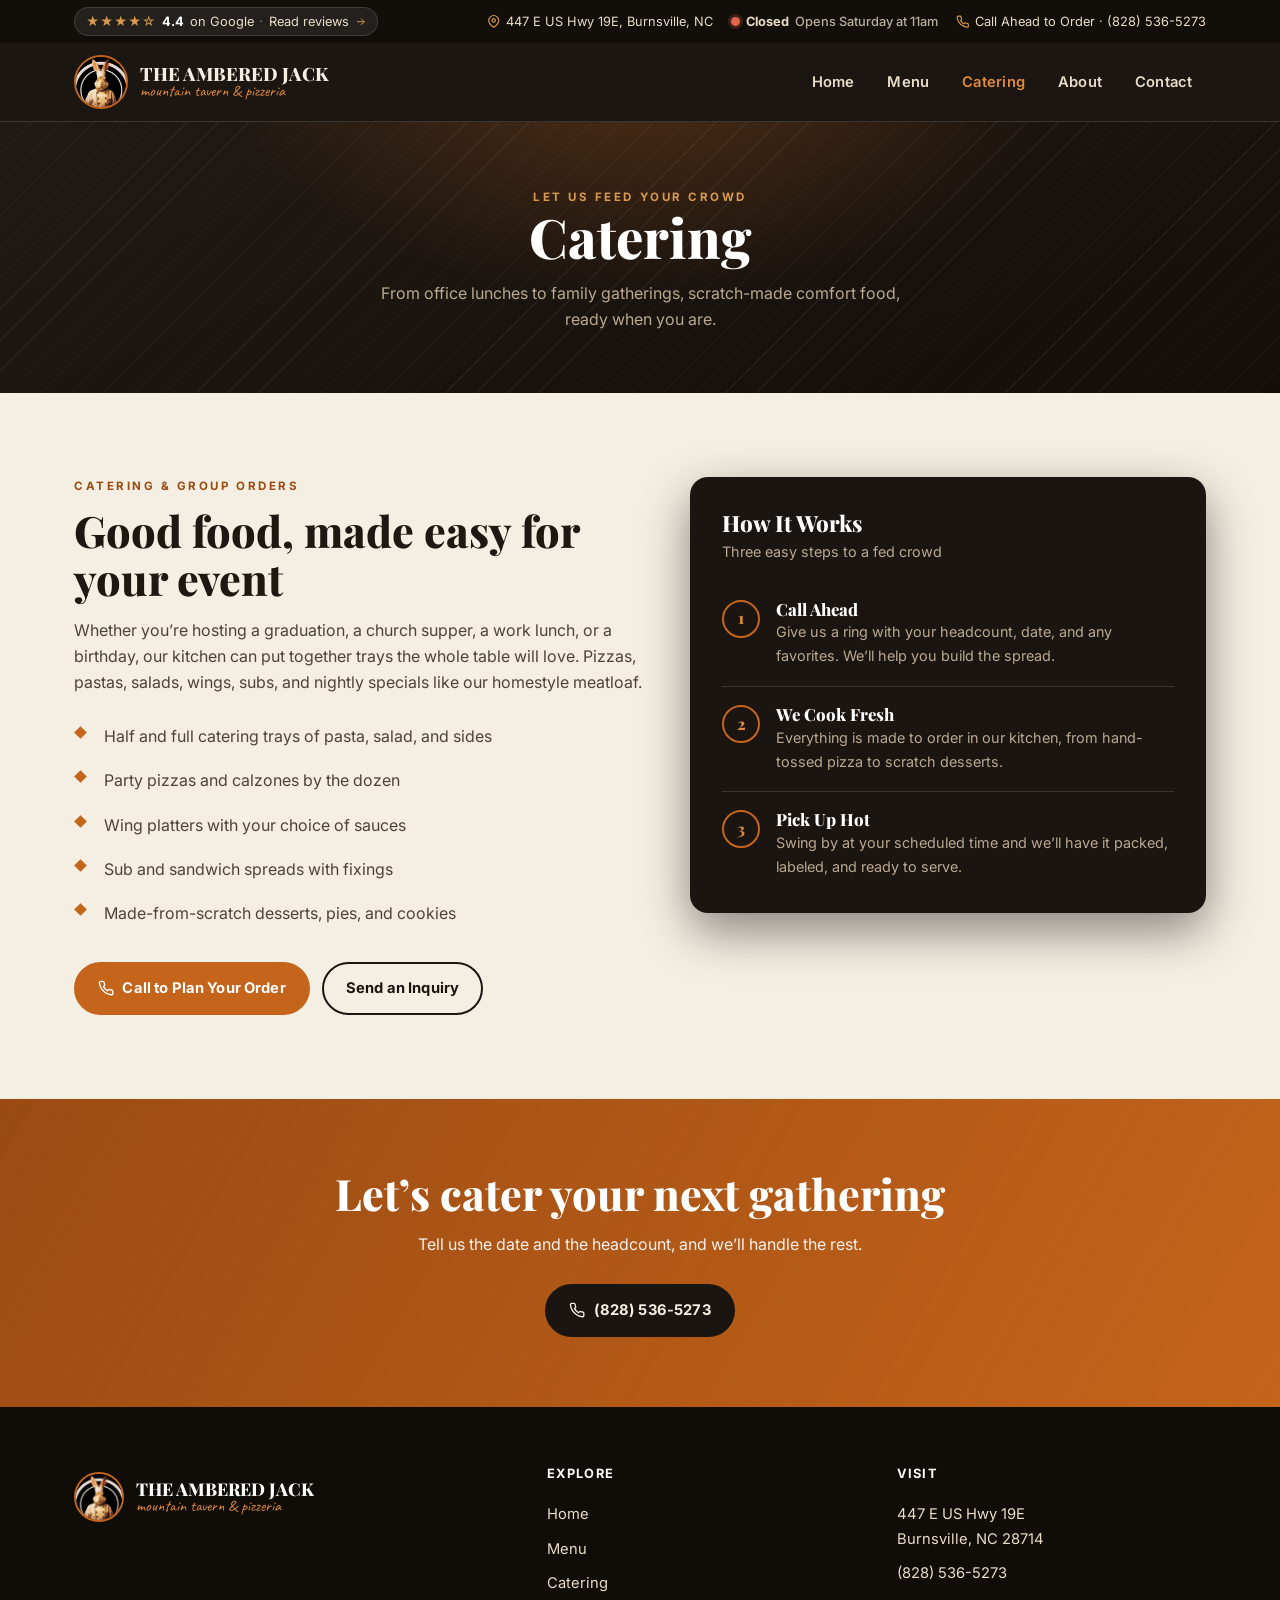
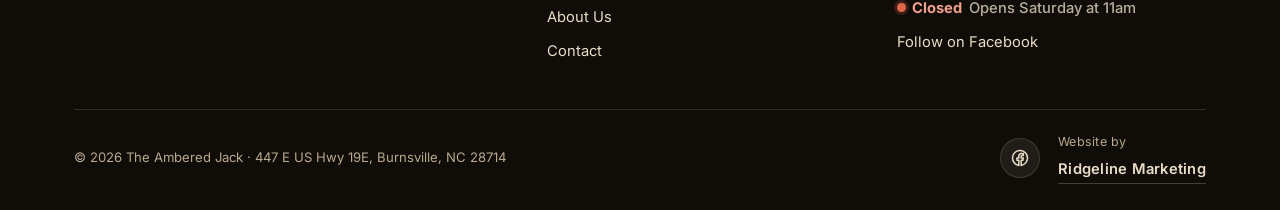
<file: site/catering.html>
<!DOCTYPE html>
<html lang="en">
<head>
<meta charset="UTF-8">
<meta name="viewport" content="width=device-width, initial-scale=1.0">
<title>Catering &amp; Group Orders | The Ambered Jack, Burnsville NC</title>
<meta name="description" content="Catering and group orders from The Ambered Jack in Burnsville, NC. Trays of pasta and salad, party pizzas, wing platters, sub spreads, and scratch desserts for events of any size. Call (828) 536-5273.">
<link rel="canonical" href="https://www.amberedjack.com/catering">
<link rel="icon" href="assets/favicon.ico" sizes="any">
<link rel="icon" type="image/png" sizes="192x192" href="assets/favicon-192.png">
<link rel="icon" type="image/png" sizes="512x512" href="assets/favicon-512.png">
<link rel="apple-touch-icon" href="assets/favicon-180.png">
<link rel="manifest" href="site.webmanifest">
<meta name="theme-color" content="#120e0a">
<meta property="og:type" content="website">
<meta property="og:site_name" content="The Ambered Jack">
<meta property="og:title" content="Catering &amp; Group Orders | The Ambered Jack">
<meta property="og:description" content="Scratch-made comfort food for office lunches, family gatherings, and events of any size in Yancey County.">
<meta property="og:url" content="https://www.amberedjack.com/catering">
<meta property="og:image" content="https://www.amberedjack.com/assets/pepperoni-pizza.jpg">
<meta name="twitter:card" content="summary_large_image">
<meta name="twitter:title" content="Catering &amp; Group Orders | The Ambered Jack">
<meta name="twitter:description" content="Trays, party pizzas, wing platters, and scratch desserts for your next gathering in Burnsville, NC.">
<meta name="twitter:image" content="https://www.amberedjack.com/assets/pepperoni-pizza.jpg">
<link rel="preconnect" href="https://fonts.googleapis.com">
<link rel="preconnect" href="https://fonts.gstatic.com" crossorigin>
<link href="https://fonts.googleapis.com/css2?family=Playfair+Display:wght@500;600;700;800;900&family=Inter:wght@400;500;600;700&family=Caveat:wght@600;700&display=swap" rel="stylesheet">
<link rel="stylesheet" href="css/style.css">
<script>document.documentElement.classList.add('js');</script>
<!-- Google Analytics (GA4). TODO(owner): replace G-XXXXXXXXXX with the real GA4 Measurement ID before launch.
     Keep this ID identical on every page so one find/replace updates them all. -->
<script async src="https://www.googletagmanager.com/gtag/js?id=G-XXXXXXXXXX"></script>
<script>
  window.dataLayer = window.dataLayer || [];
  function gtag(){dataLayer.push(arguments);}
  gtag('js', new Date());
  gtag('config', 'G-XXXXXXXXXX');
</script>
</head>
<body>

<a class="skip-link" href="#main">Skip to content</a>

<!-- MOBILE QUICK-ACTION BAR -->
<nav class="mobile-bar" aria-label="Quick actions">
  <a href="tel:18285365273"><svg class="ic" viewBox="0 0 24 24"><path d="M22 16.92v3a2 2 0 0 1-2.18 2 19.8 19.8 0 0 1-8.63-3.07 19.5 19.5 0 0 1-6-6A19.8 19.8 0 0 1 2.12 4.18 2 2 0 0 1 4.11 2h3a2 2 0 0 1 2 1.72c.13.96.36 1.9.7 2.81a2 2 0 0 1-.45 2.11L8.09 9.91a16 16 0 0 0 6 6l1.27-1.27a2 2 0 0 1 2.11-.45c.91.34 1.85.57 2.81.7A2 2 0 0 1 22 16.92z"/></svg><span>Call</span></a>
  <a href="menu.html"><svg class="ic" viewBox="0 0 24 24"><path d="M21 15v4a2 2 0 0 1-2 2H5a2 2 0 0 1-2-2v-4"/><path d="M7 10l5 5 5-5"/><path d="M12 15V3"/></svg><span>Menu</span></a>
  <a href="https://www.google.com/maps/dir/?api=1&destination=The+Ambered+Jack+447+E+US+Hwy+19E+Burnsville+NC" target="_blank" rel="noopener"><svg class="ic" viewBox="0 0 24 24"><path d="M21 10c0 6-9 12-9 12s-9-6-9-12a9 9 0 0 1 18 0z"/><circle cx="12" cy="10" r="3"/></svg><span>Directions</span></a>
</nav>

<!-- MOBILE HOURS STRIP -->
<div class="mobile-hours"><svg class="ic" viewBox="0 0 24 24"><circle cx="12" cy="12" r="9"/><path d="M12 7v5l3 2"/></svg> Open <b>Tue–Sat · 11am–9pm</b> · Closed Sun &amp; Mon</div>

<!-- TOP BAR -->
<div class="topbar">
  <div class="wrap">
    <div class="tb-left">
      <a href="https://www.google.com/search?q=The+Ambered+Jack+Burnsville+NC" target="_blank" rel="noopener" class="reviews-badge">
        <span class="stars" aria-hidden="true">★★★★☆</span> <b style="color:#fff">4.4</b> on Google <span style="opacity:.5">·</span> Read reviews
        <svg class="ic" viewBox="0 0 24 24" style="width:.9em" aria-hidden="true"><path d="M5 12h14"/><path d="M13 6l6 6-6 6"/></svg>
      </a>
    </div>
    <div class="tb-right">
      <a href="https://www.google.com/maps/search/?api=1&query=The+Ambered+Jack+447+E+US+Hwy+19E+Burnsville+NC" target="_blank" rel="noopener"><svg class="ic" viewBox="0 0 24 24" aria-hidden="true"><path d="M21 10c0 6-9 12-9 12s-9-6-9-12a9 9 0 0 1 18 0z"/><circle cx="12" cy="10" r="3"/></svg> 447 E US Hwy 19E, Burnsville, NC</a>
      <a href="contact.html" class="tb-hours" aria-label="Hours and open status"><span class="status-chip" data-status><span class="sc-dot" aria-hidden="true"></span><b data-status-label>Hours</b> <span data-status-detail></span></span><span class="tb-hours-static"><svg class="ic" viewBox="0 0 24 24" aria-hidden="true"><circle cx="12" cy="12" r="9"/><path d="M12 7v5l3 2"/></svg> Tue–Sat · 11am–9pm</span></a>
      <a href="tel:18285365273"><svg class="ic" viewBox="0 0 24 24" aria-hidden="true"><path d="M22 16.92v3a2 2 0 0 1-2.18 2 19.8 19.8 0 0 1-8.63-3.07 19.5 19.5 0 0 1-6-6A19.8 19.8 0 0 1 2.12 4.18 2 2 0 0 1 4.11 2h3a2 2 0 0 1 2 1.72c.13.96.36 1.9.7 2.81a2 2 0 0 1-.45 2.11L8.09 9.91a16 16 0 0 0 6 6l1.27-1.27a2 2 0 0 1 2.11-.45c.91.34 1.85.57 2.81.7A2 2 0 0 1 22 16.92z"/></svg> Call Ahead to Order · (828) 536-5273</a>
    </div>
  </div>
</div>

<!-- HEADER -->
<header class="nav">
  <div class="wrap">
    <a href="index.html" class="brand" aria-label="The Ambered Jack, home">
      <img src="assets/logo-mark.png" alt="The Ambered Jack logo" width="54" height="54">
      <div>
        <div class="bt">THE AMBERED JACK</div>
        <div class="bs">mountain tavern &amp; pizzeria</div>
      </div>
    </a>
    <button class="nav-toggle" type="button" aria-label="Open menu" aria-expanded="false" aria-controls="primary-nav">
      <span class="nav-toggle-bars" aria-hidden="true"></span>
    </button>
    <nav class="links" id="primary-nav" aria-label="Primary">
      <a href="index.html">Home</a>
      <a href="menu.html">Menu</a>
      <a href="catering.html" aria-current="page">Catering</a>
      <a href="about.html">About</a>
      <a href="contact.html">Contact</a>
    </nav>
  </div>
</header>
<div class="drawer-backdrop" hidden></div>

<main id="main">
  <div class="pagehead">
    <div class="wrap"><div class="eyebrow" style="color:var(--gold)">Let Us Feed Your Crowd</div><h1>Catering</h1><p>From office lunches to family gatherings, scratch-made comfort food, ready when you are.</p></div>
  </div>

  <section>
    <div class="wrap cat-grid">
      <div>
        <div class="eyebrow">Catering &amp; Group Orders</div>
        <h2>Good food, made easy for your event</h2>
        <p style="color:#4d4337">Whether you’re hosting a graduation, a church supper, a work lunch, or a birthday, our kitchen can put together trays the whole table will love. Pizzas, pastas, salads, wings, subs, and nightly specials like our homestyle meatloaf.</p>
        <ul class="cat-list">
          <li>Half and full catering trays of pasta, salad, and sides</li>
          <li>Party pizzas and calzones by the dozen</li>
          <li>Wing platters with your choice of sauces</li>
          <li>Sub and sandwich spreads with fixings</li>
          <li>Made-from-scratch desserts, pies, and cookies</li>
        </ul>
        <div style="display:flex;gap:12px;flex-wrap:wrap;align-items:center">
          <a class="btn btn-amber" href="tel:18285365273"><svg class="ic" viewBox="0 0 24 24" aria-hidden="true"><path d="M22 16.92v3a2 2 0 0 1-2.18 2 19.8 19.8 0 0 1-8.63-3.07 19.5 19.5 0 0 1-6-6A19.8 19.8 0 0 1 2.12 4.18 2 2 0 0 1 4.11 2h3a2 2 0 0 1 2 1.72c.13.96.36 1.9.7 2.81a2 2 0 0 1-.45 2.11L8.09 9.91a16 16 0 0 0 6 6l1.27-1.27a2 2 0 0 1 2.11-.45c.91.34 1.85.57 2.81.7A2 2 0 0 1 22 16.92z"/></svg> Call to Plan Your Order</a>
          <a class="btn btn-outline-dark" href="contact.html">Send an Inquiry</a>
        </div>
      </div>
      <div class="cat-card">
        <h3>How It Works</h3>
        <div class="sub">Three easy steps to a fed crowd</div>
        <div class="step"><div class="n">1</div><div><h4>Call Ahead</h4><p>Give us a ring with your headcount, date, and any favorites. We’ll help you build the spread.</p></div></div>
        <div class="step"><div class="n">2</div><div><h4>We Cook Fresh</h4><p>Everything is made to order in our kitchen, from hand-tossed pizza to scratch desserts.</p></div></div>
        <div class="step"><div class="n">3</div><div><h4>Pick Up Hot</h4><p>Swing by at your scheduled time and we’ll have it packed, labeled, and ready to serve.</p></div></div>
      </div>
    </div>
  </section>

  <section class="ctaband reveal">
    <div class="wrap">
      <h2>Let’s cater your next gathering</h2>
      <p>Tell us the date and the headcount, and we’ll handle the rest.</p>
      <a class="btn btn-dark" href="tel:18285365273"><svg class="ic" viewBox="0 0 24 24" aria-hidden="true"><path d="M22 16.92v3a2 2 0 0 1-2.18 2 19.8 19.8 0 0 1-8.63-3.07 19.5 19.5 0 0 1-6-6A19.8 19.8 0 0 1 2.12 4.18 2 2 0 0 1 4.11 2h3a2 2 0 0 1 2 1.72c.13.96.36 1.9.7 2.81a2 2 0 0 1-.45 2.11L8.09 9.91a16 16 0 0 0 6 6l1.27-1.27a2 2 0 0 1 2.11-.45c.91.34 1.85.57 2.81.7A2 2 0 0 1 22 16.92z"/></svg> (828) 536-5273</a>
    </div>
  </section>
</main>

<!-- FOOTER -->
<footer>
  <div class="wrap">
    <div class="foot-grid">
      <div>
        <a href="index.html" class="brand" style="margin-bottom:4px">
          <img src="assets/logo-mark.png" alt="" width="50" height="50" loading="lazy" style="height:50px;width:50px;border-radius:50%;border:2px solid var(--amber)">
          <div><div class="bt" style="font-family:'Playfair Display';font-weight:800;font-size:1.1rem">THE AMBERED JACK</div><div class="bs" style="font-family:'Caveat';color:var(--amber-lt)">mountain tavern &amp; pizzeria</div></div>
        </a>
      </div>
      <div>
        <h4>Explore</h4>
        <a href="index.html">Home</a>
        <a href="menu.html">Menu</a>
        <a href="catering.html">Catering</a>
        <a href="about.html">About Us</a>
        <a href="contact.html">Contact</a>
      </div>
      <div>
        <h4>Visit</h4>
        <a href="https://www.google.com/maps/search/?api=1&query=The+Ambered+Jack+447+E+US+Hwy+19E+Burnsville+NC" target="_blank" rel="noopener">447 E US Hwy 19E<br>Burnsville, NC 28714</a>
        <a href="tel:18285365273">(828) 536-5273</a>
        <div class="foot-hours"><span class="status-chip" data-status><span class="sc-dot" aria-hidden="true"></span><b data-status-label>Hours</b> <span data-status-detail></span></span><span class="foot-hours-static">Tue–Sat · 11am–9pm</span></div>
        <a href="https://www.facebook.com/theamberedjack/" target="_blank" rel="noopener">Follow on Facebook</a>
      </div>
    </div>

    <div class="foot-bottom">
      <span class="foot-copy">© <span id="yr">2026</span> The Ambered Jack · 447 E US Hwy 19E, Burnsville, NC 28714</span>
      <span class="foot-credit">Website by <a href="https://www.ridgelinewnc.com" target="_blank" rel="noopener">Ridgeline Marketing</a></span>
      <div class="foot-social">
        <a href="https://www.facebook.com/theamberedjack/" target="_blank" rel="noopener" aria-label="The Ambered Jack on Facebook">
          <svg class="ic" viewBox="0 0 24 24" fill="currentColor" stroke="none" aria-hidden="true"><path d="M22 12a10 10 0 1 0-11.56 9.88v-6.99H7.9V12h2.54V9.8c0-2.5 1.49-3.89 3.78-3.89 1.09 0 2.24.2 2.24.2v2.46h-1.26c-1.24 0-1.63.77-1.63 1.56V12h2.78l-.44 2.89h-2.34v6.99A10 10 0 0 0 22 12z"/></svg>
        </a>
      </div>
    </div>
  </div>
</footer>

<script src="js/site.js" defer></script>
<script src="js/script.js" defer></script>
</body>
</html>
</file>
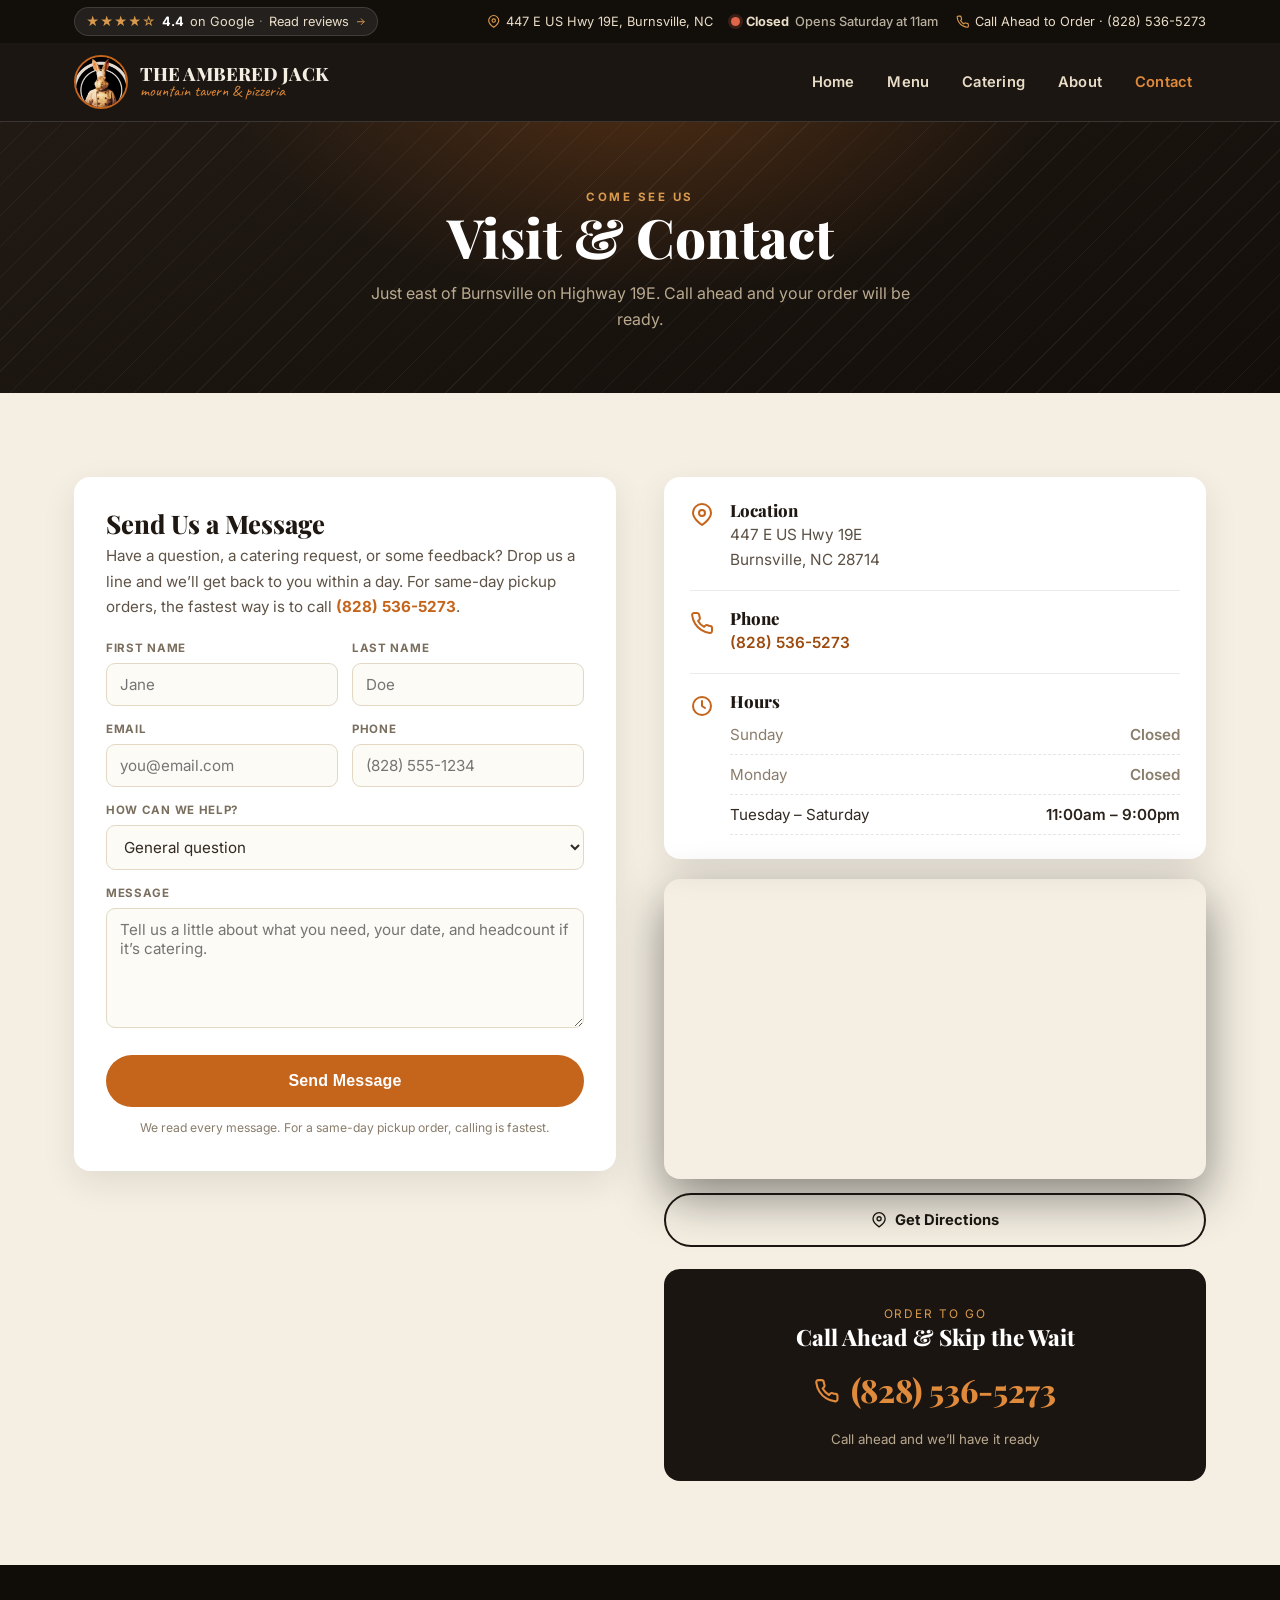
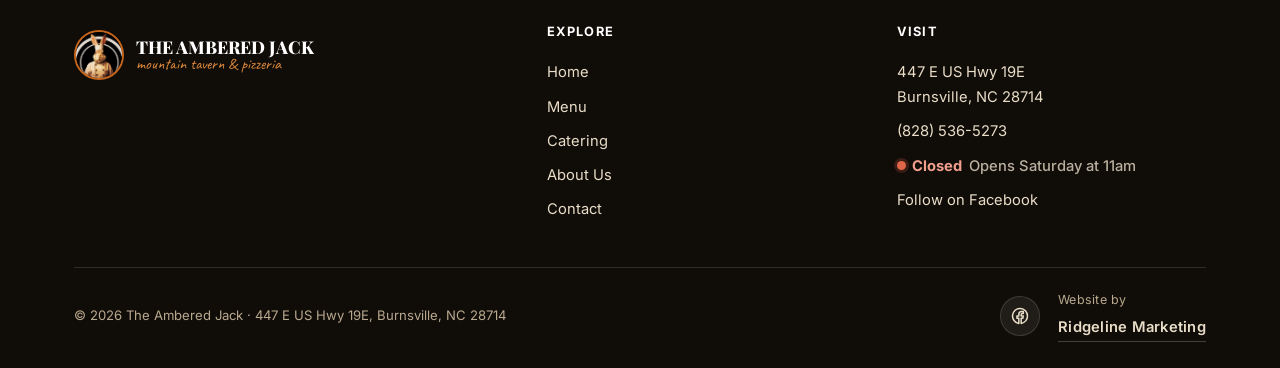
<file: site/contact.html>
<!DOCTYPE html>
<html lang="en">
<head>
<meta charset="UTF-8">
<meta name="viewport" content="width=device-width, initial-scale=1.0">
<title>Visit &amp; Contact | The Ambered Jack, Burnsville NC</title>
<meta name="description" content="Visit The Ambered Jack at 447 E US Hwy 19E, Burnsville, NC 28714. Open Tue to Sat, 11am to 9pm. Call ahead: (828) 536-5273. Send a message or catering request online.">
<link rel="canonical" href="https://www.amberedjack.com/contact">
<link rel="icon" href="assets/favicon.ico" sizes="any">
<link rel="icon" type="image/png" sizes="192x192" href="assets/favicon-192.png">
<link rel="icon" type="image/png" sizes="512x512" href="assets/favicon-512.png">
<link rel="apple-touch-icon" href="assets/favicon-180.png">
<link rel="manifest" href="site.webmanifest">
<meta name="theme-color" content="#120e0a">
<meta property="og:type" content="website">
<meta property="og:site_name" content="The Ambered Jack">
<meta property="og:title" content="Visit &amp; Contact | The Ambered Jack, Burnsville NC">
<meta property="og:description" content="447 E US Hwy 19E, Burnsville, NC. Open Tue to Sat, 11am to 9pm. Call ahead: (828) 536-5273.">
<meta property="og:url" content="https://www.amberedjack.com/contact">
<meta property="og:image" content="https://www.amberedjack.com/assets/pepperoni-pizza.jpg">
<meta name="twitter:card" content="summary_large_image">
<meta name="twitter:title" content="Visit &amp; Contact | The Ambered Jack">
<meta name="twitter:description" content="447 E US Hwy 19E, Burnsville, NC. Open Tue to Sat, 11am to 9pm.">
<meta name="twitter:image" content="https://www.amberedjack.com/assets/pepperoni-pizza.jpg">
<link rel="preconnect" href="https://fonts.googleapis.com">
<link rel="preconnect" href="https://fonts.gstatic.com" crossorigin>
<link href="https://fonts.googleapis.com/css2?family=Playfair+Display:wght@500;600;700;800;900&family=Inter:wght@400;500;600;700&family=Caveat:wght@600;700&display=swap" rel="stylesheet">
<link rel="stylesheet" href="css/style.css">
<script>document.documentElement.classList.add('js');</script>
<!-- Google Analytics (GA4). TODO(owner): replace G-XXXXXXXXXX with the real GA4 Measurement ID before launch.
     Keep this ID identical on every page so one find/replace updates them all. -->
<script async src="https://www.googletagmanager.com/gtag/js?id=G-XXXXXXXXXX"></script>
<script>
  window.dataLayer = window.dataLayer || [];
  function gtag(){dataLayer.push(arguments);}
  gtag('js', new Date());
  gtag('config', 'G-XXXXXXXXXX');
</script>
</head>
<body>

<a class="skip-link" href="#main">Skip to content</a>

<!-- Form backend: Web3Forms (static, works on Cloudflare Pages). The old Netlify
     detection stub was removed in the Netlify->Cloudflare migration; Web3Forms needs
     no build-time scan. The visible form below posts to api.web3forms.com. -->

<!-- MOBILE QUICK-ACTION BAR -->
<nav class="mobile-bar" aria-label="Quick actions">
  <a href="tel:18285365273"><svg class="ic" viewBox="0 0 24 24"><path d="M22 16.92v3a2 2 0 0 1-2.18 2 19.8 19.8 0 0 1-8.63-3.07 19.5 19.5 0 0 1-6-6A19.8 19.8 0 0 1 2.12 4.18 2 2 0 0 1 4.11 2h3a2 2 0 0 1 2 1.72c.13.96.36 1.9.7 2.81a2 2 0 0 1-.45 2.11L8.09 9.91a16 16 0 0 0 6 6l1.27-1.27a2 2 0 0 1 2.11-.45c.91.34 1.85.57 2.81.7A2 2 0 0 1 22 16.92z"/></svg><span>Call</span></a>
  <a href="menu.html"><svg class="ic" viewBox="0 0 24 24"><path d="M21 15v4a2 2 0 0 1-2 2H5a2 2 0 0 1-2-2v-4"/><path d="M7 10l5 5 5-5"/><path d="M12 15V3"/></svg><span>Menu</span></a>
  <a href="https://www.google.com/maps/dir/?api=1&destination=The+Ambered+Jack+447+E+US+Hwy+19E+Burnsville+NC" target="_blank" rel="noopener"><svg class="ic" viewBox="0 0 24 24"><path d="M21 10c0 6-9 12-9 12s-9-6-9-12a9 9 0 0 1 18 0z"/><circle cx="12" cy="10" r="3"/></svg><span>Directions</span></a>
</nav>

<!-- MOBILE HOURS STRIP -->
<div class="mobile-hours"><svg class="ic" viewBox="0 0 24 24"><circle cx="12" cy="12" r="9"/><path d="M12 7v5l3 2"/></svg> Open <b>Tue–Sat · 11am–9pm</b> · Closed Sun &amp; Mon</div>

<!-- TOP BAR -->
<div class="topbar">
  <div class="wrap">
    <div class="tb-left">
      <a href="https://www.google.com/search?q=The+Ambered+Jack+Burnsville+NC" target="_blank" rel="noopener" class="reviews-badge">
        <span class="stars" aria-hidden="true">★★★★☆</span> <b style="color:#fff">4.4</b> on Google <span style="opacity:.5">·</span> Read reviews
        <svg class="ic" viewBox="0 0 24 24" style="width:.9em" aria-hidden="true"><path d="M5 12h14"/><path d="M13 6l6 6-6 6"/></svg>
      </a>
    </div>
    <div class="tb-right">
      <a href="https://www.google.com/maps/search/?api=1&query=The+Ambered+Jack+447+E+US+Hwy+19E+Burnsville+NC" target="_blank" rel="noopener"><svg class="ic" viewBox="0 0 24 24" aria-hidden="true"><path d="M21 10c0 6-9 12-9 12s-9-6-9-12a9 9 0 0 1 18 0z"/><circle cx="12" cy="10" r="3"/></svg> 447 E US Hwy 19E, Burnsville, NC</a>
      <a href="contact.html" class="tb-hours" aria-label="Hours and open status"><span class="status-chip" data-status><span class="sc-dot" aria-hidden="true"></span><b data-status-label>Hours</b> <span data-status-detail></span></span><span class="tb-hours-static"><svg class="ic" viewBox="0 0 24 24" aria-hidden="true"><circle cx="12" cy="12" r="9"/><path d="M12 7v5l3 2"/></svg> Tue–Sat · 11am–9pm</span></a>
      <a href="tel:18285365273"><svg class="ic" viewBox="0 0 24 24" aria-hidden="true"><path d="M22 16.92v3a2 2 0 0 1-2.18 2 19.8 19.8 0 0 1-8.63-3.07 19.5 19.5 0 0 1-6-6A19.8 19.8 0 0 1 2.12 4.18 2 2 0 0 1 4.11 2h3a2 2 0 0 1 2 1.72c.13.96.36 1.9.7 2.81a2 2 0 0 1-.45 2.11L8.09 9.91a16 16 0 0 0 6 6l1.27-1.27a2 2 0 0 1 2.11-.45c.91.34 1.85.57 2.81.7A2 2 0 0 1 22 16.92z"/></svg> Call Ahead to Order · (828) 536-5273</a>
    </div>
  </div>
</div>

<!-- HEADER -->
<header class="nav">
  <div class="wrap">
    <a href="index.html" class="brand" aria-label="The Ambered Jack, home">
      <img src="assets/logo-mark.png" alt="The Ambered Jack logo" width="54" height="54">
      <div>
        <div class="bt">THE AMBERED JACK</div>
        <div class="bs">mountain tavern &amp; pizzeria</div>
      </div>
    </a>
    <button class="nav-toggle" type="button" aria-label="Open menu" aria-expanded="false" aria-controls="primary-nav">
      <span class="nav-toggle-bars" aria-hidden="true"></span>
    </button>
    <nav class="links" id="primary-nav" aria-label="Primary">
      <a href="index.html">Home</a>
      <a href="menu.html">Menu</a>
      <a href="catering.html">Catering</a>
      <a href="about.html">About</a>
      <a href="contact.html" aria-current="page">Contact</a>
    </nav>
  </div>
</header>
<div class="drawer-backdrop" hidden></div>

<main id="main">
  <div class="pagehead">
    <div class="wrap"><div class="eyebrow" style="color:var(--gold)">Come See Us</div><h1>Visit &amp; Contact</h1><p>Just east of Burnsville on Highway 19E. Call ahead and your order will be ready.</p></div>
  </div>

  <section>
    <div class="wrap contact-grid">

      <!-- LEFT: contact form (Netlify Forms) -->
      <div>
        <div class="cform">
          <h3>Send Us a Message</h3>
          <p class="lead">Have a question, a catering request, or some feedback? Drop us a line and we’ll get back to you within a day. For same-day pickup orders, the fastest way is to call <a href="tel:18285365273" style="color:var(--amber);font-weight:700">(828) 536-5273</a>.</p>

          <div id="form-success" class="form-success">
            <strong>Thanks, your message is on its way.</strong>
            We’ll get back to you within a day. For a same-day order, give us a call at (828) 536-5273.
          </div>

          <!-- Visible contact form. Submits to Web3Forms via fetch (js/script.js) for an
               inline success state. With JS off, the browser POSTs natively to Web3Forms,
               which emails the lead and then 302-redirects to the `redirect` URL below
               (the branded thank-you page). Two honeypots: `botcheck` (Web3Forms server-
               side, catches no-JS bots) and `bot-field` (client-side abort in script.js).

               OWNER/AGENCY STEP (cannot be done in code): create a free Web3Forms access
               key bound to the destination inbox at https://web3forms.com and paste it
               into the access_key value below. Nothing else needs configuring. -->
          <form id="contact-form" name="contact" method="POST" action="https://api.web3forms.com/submit" novalidate>
            <input type="hidden" name="access_key" value="65e29bd4-ba54-49bd-9579-9c248fecf960">
            <input type="hidden" name="subject" value="New message from amberedjack.com">
            <input type="hidden" name="from_name" value="The Ambered Jack website">
            <input type="hidden" name="redirect" value="https://www.amberedjack.com/thank-you.html">
            <input type="checkbox" name="botcheck" style="display:none !important" tabindex="-1" autocomplete="off">
            <p class="hp-field" aria-hidden="true"><label>Leave this field empty if you are human: <input name="bot-field" tabindex="-1" autocomplete="off"></label></p>

            <div class="frow">
              <div class="field"><label for="first">First Name</label><input id="first" name="first_name" type="text" placeholder="Jane" required autocomplete="given-name"><span class="err">Please enter your first name.</span></div>
              <div class="field"><label for="last">Last Name</label><input id="last" name="last_name" type="text" placeholder="Doe" autocomplete="family-name"></div>
            </div>
            <div class="frow">
              <div class="field"><label for="email">Email</label><input id="email" name="email" type="email" placeholder="you@email.com" required autocomplete="email"><span class="err">Please enter a valid email.</span></div>
              <div class="field"><label for="phone">Phone</label><input id="phone" name="phone" type="tel" placeholder="(828) 555-1234" autocomplete="tel"></div>
            </div>
            <div class="field"><label for="topic">How can we help?</label>
              <select id="topic" name="topic">
                <option>General question</option>
                <option>Catering inquiry</option>
                <option>Large or group order</option>
                <option>Feedback</option>
                <option>Something else</option>
              </select>
            </div>
            <div class="field"><label for="message">Message</label><textarea id="message" name="message" placeholder="Tell us a little about what you need, your date, and headcount if it’s catering." required></textarea><span class="err">Please add a short message.</span></div>
            <button class="btn btn-amber" type="submit">Send Message</button>
            <p class="formnote">We read every message. For a same-day pickup order, calling is fastest.</p>
          </form>
        </div>
      </div>

      <!-- RIGHT: details + map -->
      <div>
        <div class="info-card">
          <div class="ci-row"><svg class="ic" viewBox="0 0 24 24" aria-hidden="true"><path d="M21 10c0 6-9 12-9 12s-9-6-9-12a9 9 0 0 1 18 0z"/><circle cx="12" cy="10" r="3"/></svg><div><h4>Location</h4><p>447 E US Hwy 19E<br>Burnsville, NC 28714</p></div></div>
          <div class="ci-row"><svg class="ic" viewBox="0 0 24 24" aria-hidden="true"><path d="M22 16.92v3a2 2 0 0 1-2.18 2 19.8 19.8 0 0 1-8.63-3.07 19.5 19.5 0 0 1-6-6A19.8 19.8 0 0 1 2.12 4.18 2 2 0 0 1 4.11 2h3a2 2 0 0 1 2 1.72c.13.96.36 1.9.7 2.81a2 2 0 0 1-.45 2.11L8.09 9.91a16 16 0 0 0 6 6l1.27-1.27a2 2 0 0 1 2.11-.45c.91.34 1.85.57 2.81.7A2 2 0 0 1 22 16.92z"/></svg><div><h4>Phone</h4><p><a href="tel:18285365273">(828) 536-5273</a></p></div></div>
          <div class="ci-row" style="border-bottom:none;align-items:flex-start"><svg class="ic" viewBox="0 0 24 24" aria-hidden="true"><circle cx="12" cy="12" r="9"/><path d="M12 7v5l3 2"/></svg><div style="flex:1"><h4>Hours</h4>
            <table class="hours-table">
              <tr class="closed"><td>Sunday</td><td>Closed</td></tr>
              <tr class="closed"><td>Monday</td><td>Closed</td></tr>
              <tr><td>Tuesday – Saturday</td><td>11:00am – 9:00pm</td></tr>
            </table>
          </div></div>
        </div>

        <div class="map-wrap">
          <iframe
            src="https://www.google.com/maps?q=447+E+US+Hwy+19E+Burnsville+NC+28714&output=embed"
            loading="lazy" referrerpolicy="no-referrer-when-downgrade" title="Map showing The Ambered Jack location"></iframe>
        </div>
        <a class="btn btn-outline-dark" href="https://www.google.com/maps/search/?api=1&query=The+Ambered+Jack+447+E+US+Hwy+19E+Burnsville+NC" target="_blank" rel="noopener" style="width:100%;justify-content:center;margin-top:14px"><svg class="ic" viewBox="0 0 24 24" aria-hidden="true"><path d="M21 10c0 6-9 12-9 12s-9-6-9-12a9 9 0 0 1 18 0z"/><circle cx="12" cy="10" r="3"/></svg> Get Directions</a>

        <div class="callahead-box">
          <span style="font-size:.74rem;letter-spacing:.16em;text-transform:uppercase;color:var(--gold)">Order to Go</span>
          <h3>Call Ahead &amp; Skip the Wait</h3>
          <a href="tel:18285365273" class="num"><svg class="ic" viewBox="0 0 24 24" aria-hidden="true"><path d="M22 16.92v3a2 2 0 0 1-2.18 2 19.8 19.8 0 0 1-8.63-3.07 19.5 19.5 0 0 1-6-6A19.8 19.8 0 0 1 2.12 4.18 2 2 0 0 1 4.11 2h3a2 2 0 0 1 2 1.72c.13.96.36 1.9.7 2.81a2 2 0 0 1-.45 2.11L8.09 9.91a16 16 0 0 0 6 6l1.27-1.27a2 2 0 0 1 2.11-.45c.91.34 1.85.57 2.81.7A2 2 0 0 1 22 16.92z"/></svg> (828) 536-5273</a>
          <small>Call ahead and we’ll have it ready</small>
        </div>
      </div>
    </div>
  </section>
</main>

<!-- FOOTER -->
<footer>
  <div class="wrap">
    <div class="foot-grid">
      <div>
        <a href="index.html" class="brand" style="margin-bottom:4px">
          <img src="assets/logo-mark.png" alt="" width="50" height="50" loading="lazy" style="height:50px;width:50px;border-radius:50%;border:2px solid var(--amber)">
          <div><div class="bt" style="font-family:'Playfair Display';font-weight:800;font-size:1.1rem">THE AMBERED JACK</div><div class="bs" style="font-family:'Caveat';color:var(--amber-lt)">mountain tavern &amp; pizzeria</div></div>
        </a>
      </div>
      <div>
        <h4>Explore</h4>
        <a href="index.html">Home</a>
        <a href="menu.html">Menu</a>
        <a href="catering.html">Catering</a>
        <a href="about.html">About Us</a>
        <a href="contact.html">Contact</a>
      </div>
      <div>
        <h4>Visit</h4>
        <a href="https://www.google.com/maps/search/?api=1&query=The+Ambered+Jack+447+E+US+Hwy+19E+Burnsville+NC" target="_blank" rel="noopener">447 E US Hwy 19E<br>Burnsville, NC 28714</a>
        <a href="tel:18285365273">(828) 536-5273</a>
        <div class="foot-hours"><span class="status-chip" data-status><span class="sc-dot" aria-hidden="true"></span><b data-status-label>Hours</b> <span data-status-detail></span></span><span class="foot-hours-static">Tue–Sat · 11am–9pm</span></div>
        <a href="https://www.facebook.com/theamberedjack/" target="_blank" rel="noopener">Follow on Facebook</a>
      </div>
    </div>

    <div class="foot-bottom">
      <span class="foot-copy">© <span id="yr">2026</span> The Ambered Jack · 447 E US Hwy 19E, Burnsville, NC 28714</span>
      <span class="foot-credit">Website by <a href="https://www.ridgelinewnc.com" target="_blank" rel="noopener">Ridgeline Marketing</a></span>
      <div class="foot-social">
        <a href="https://www.facebook.com/theamberedjack/" target="_blank" rel="noopener" aria-label="The Ambered Jack on Facebook">
          <svg class="ic" viewBox="0 0 24 24" fill="currentColor" stroke="none" aria-hidden="true"><path d="M22 12a10 10 0 1 0-11.56 9.88v-6.99H7.9V12h2.54V9.8c0-2.5 1.49-3.89 3.78-3.89 1.09 0 2.24.2 2.24.2v2.46h-1.26c-1.24 0-1.63.77-1.63 1.56V12h2.78l-.44 2.89h-2.34v6.99A10 10 0 0 0 22 12z"/></svg>
        </a>
      </div>
    </div>
  </div>
</footer>

<script src="js/site.js" defer></script>
<script src="js/script.js" defer></script>
</body>
</html>
</file>
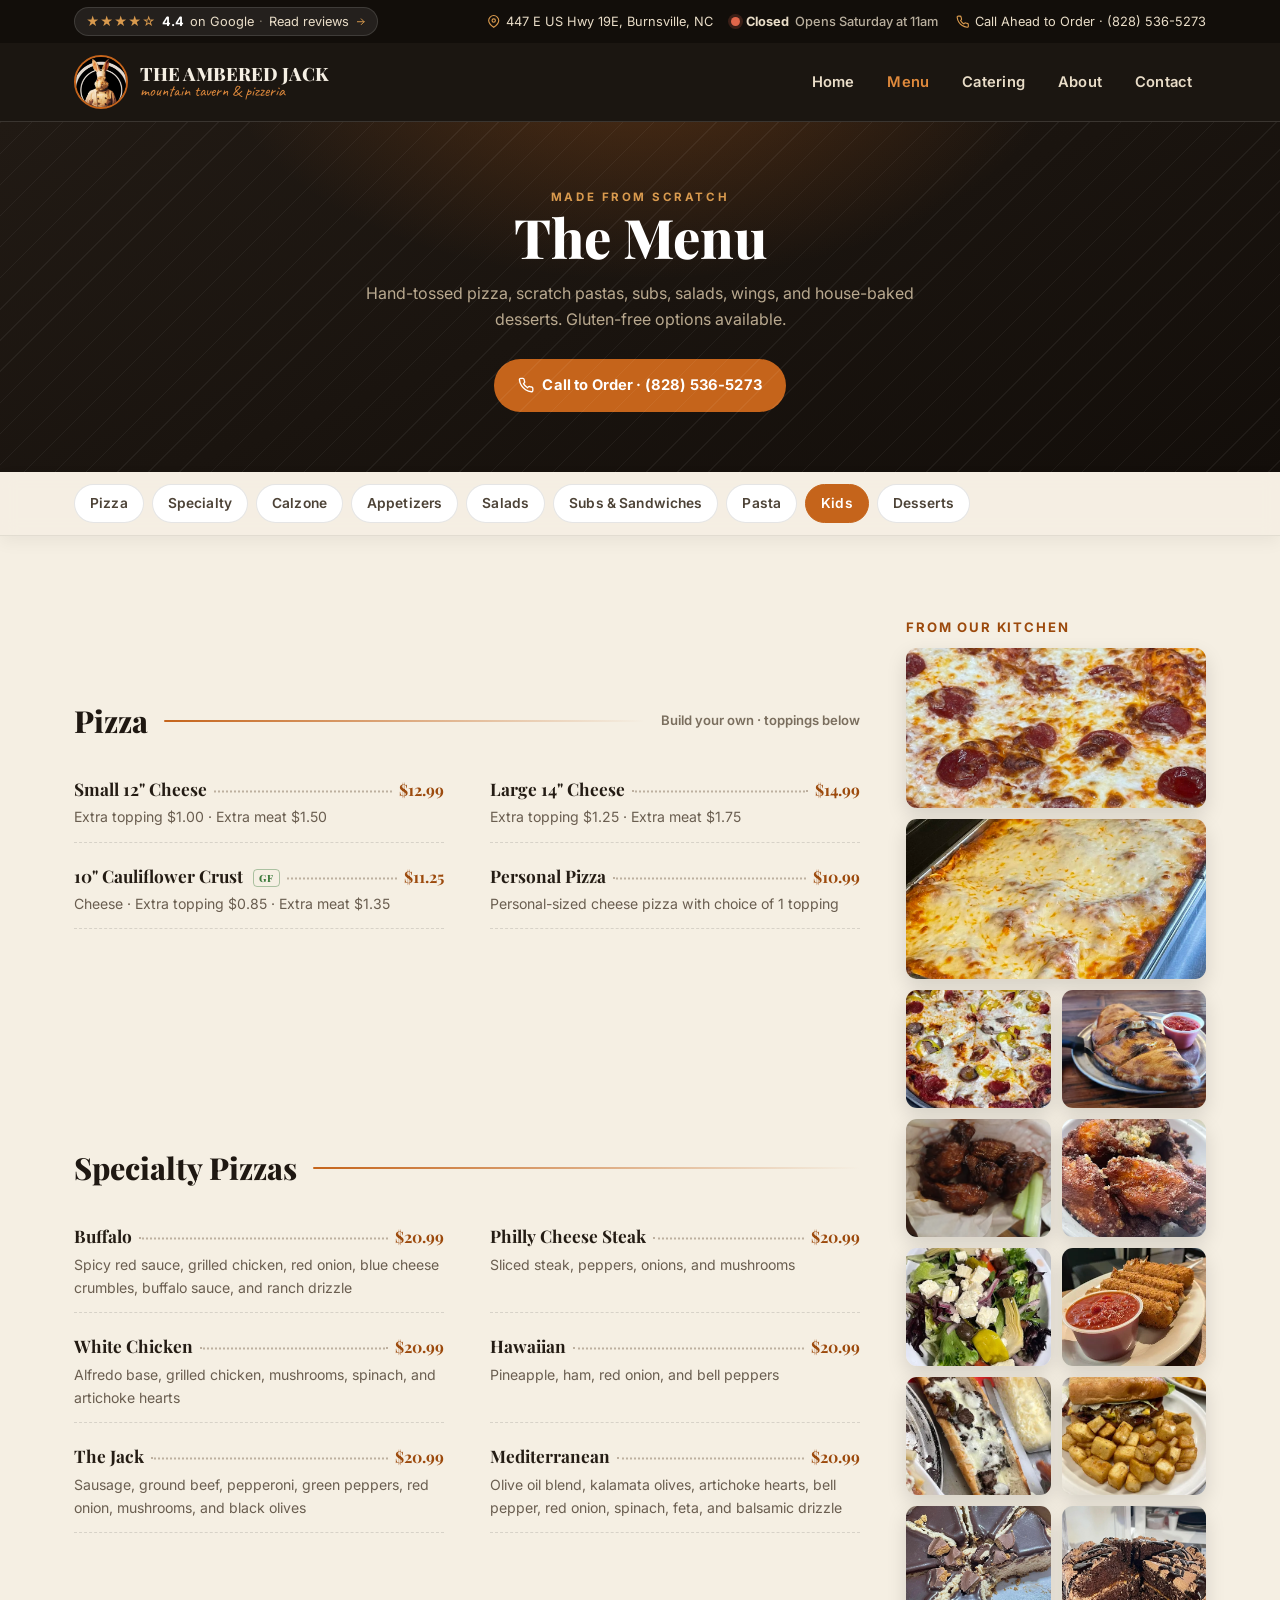
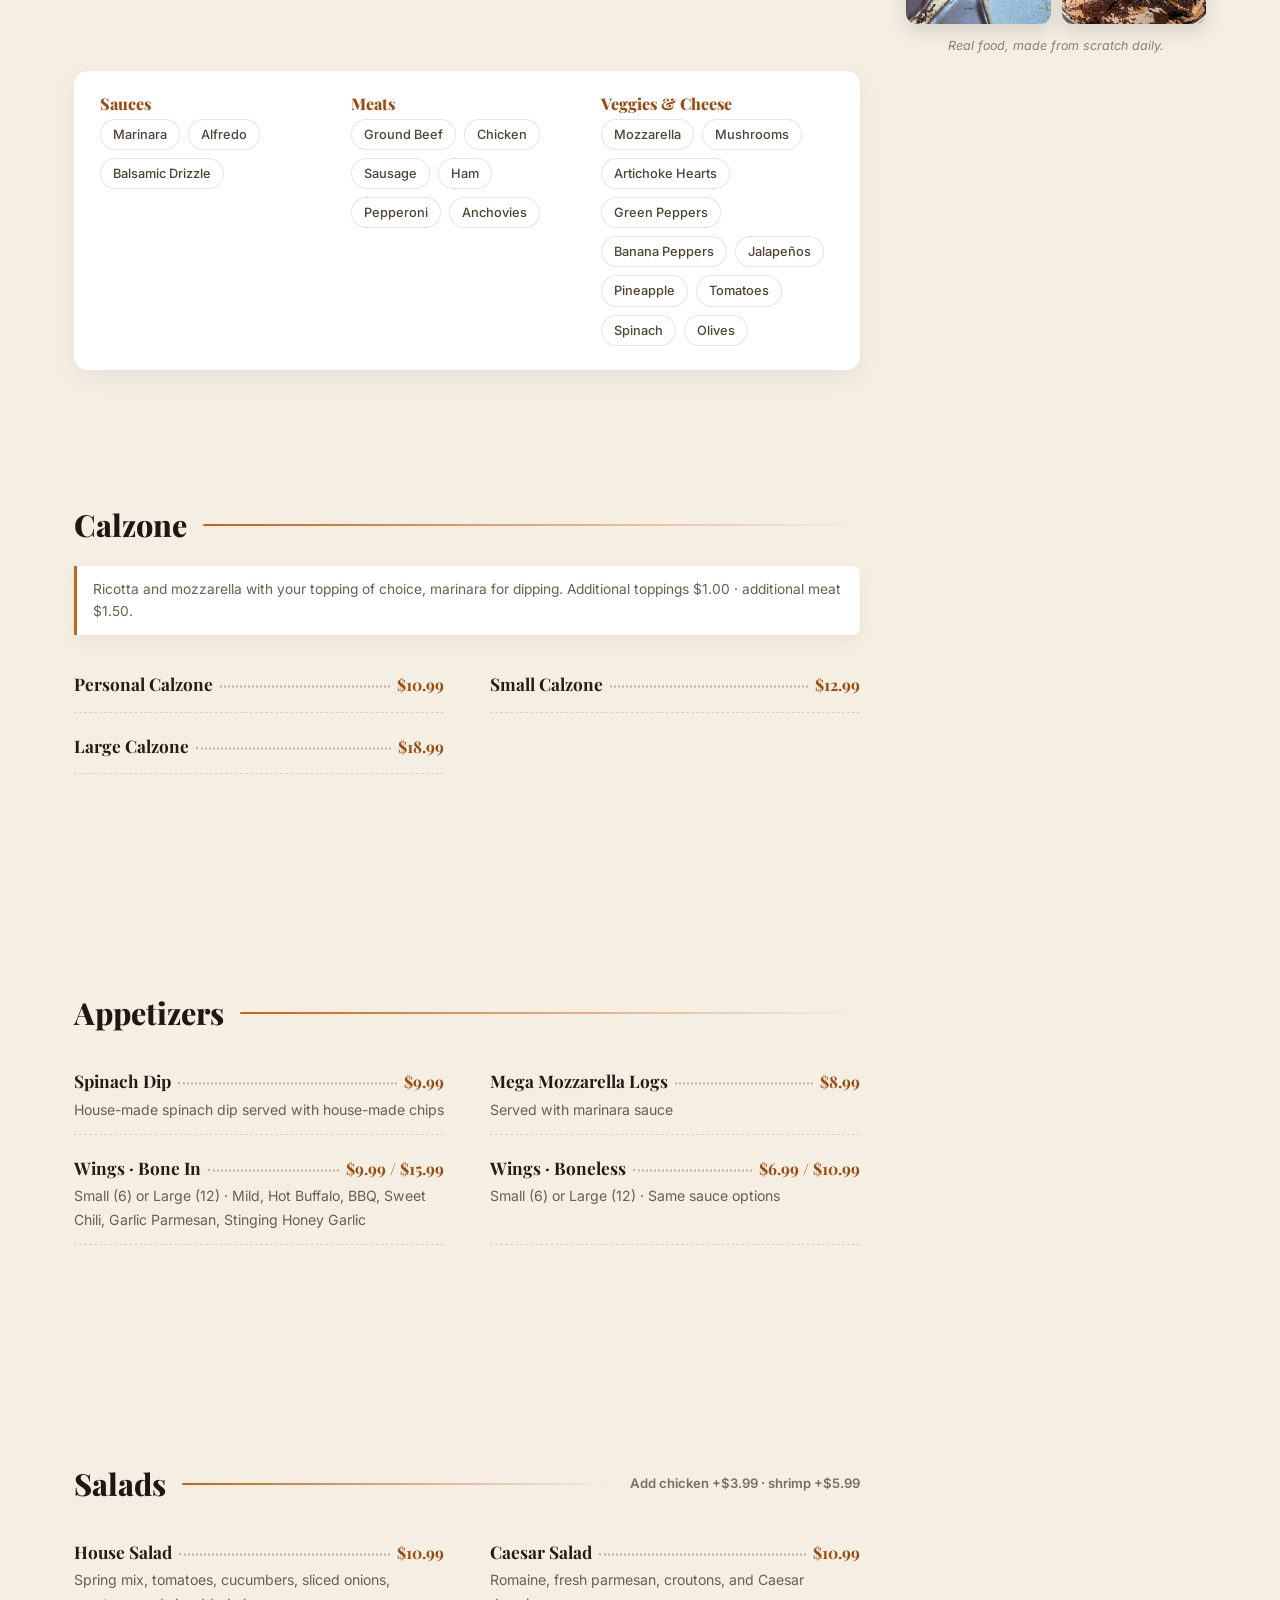
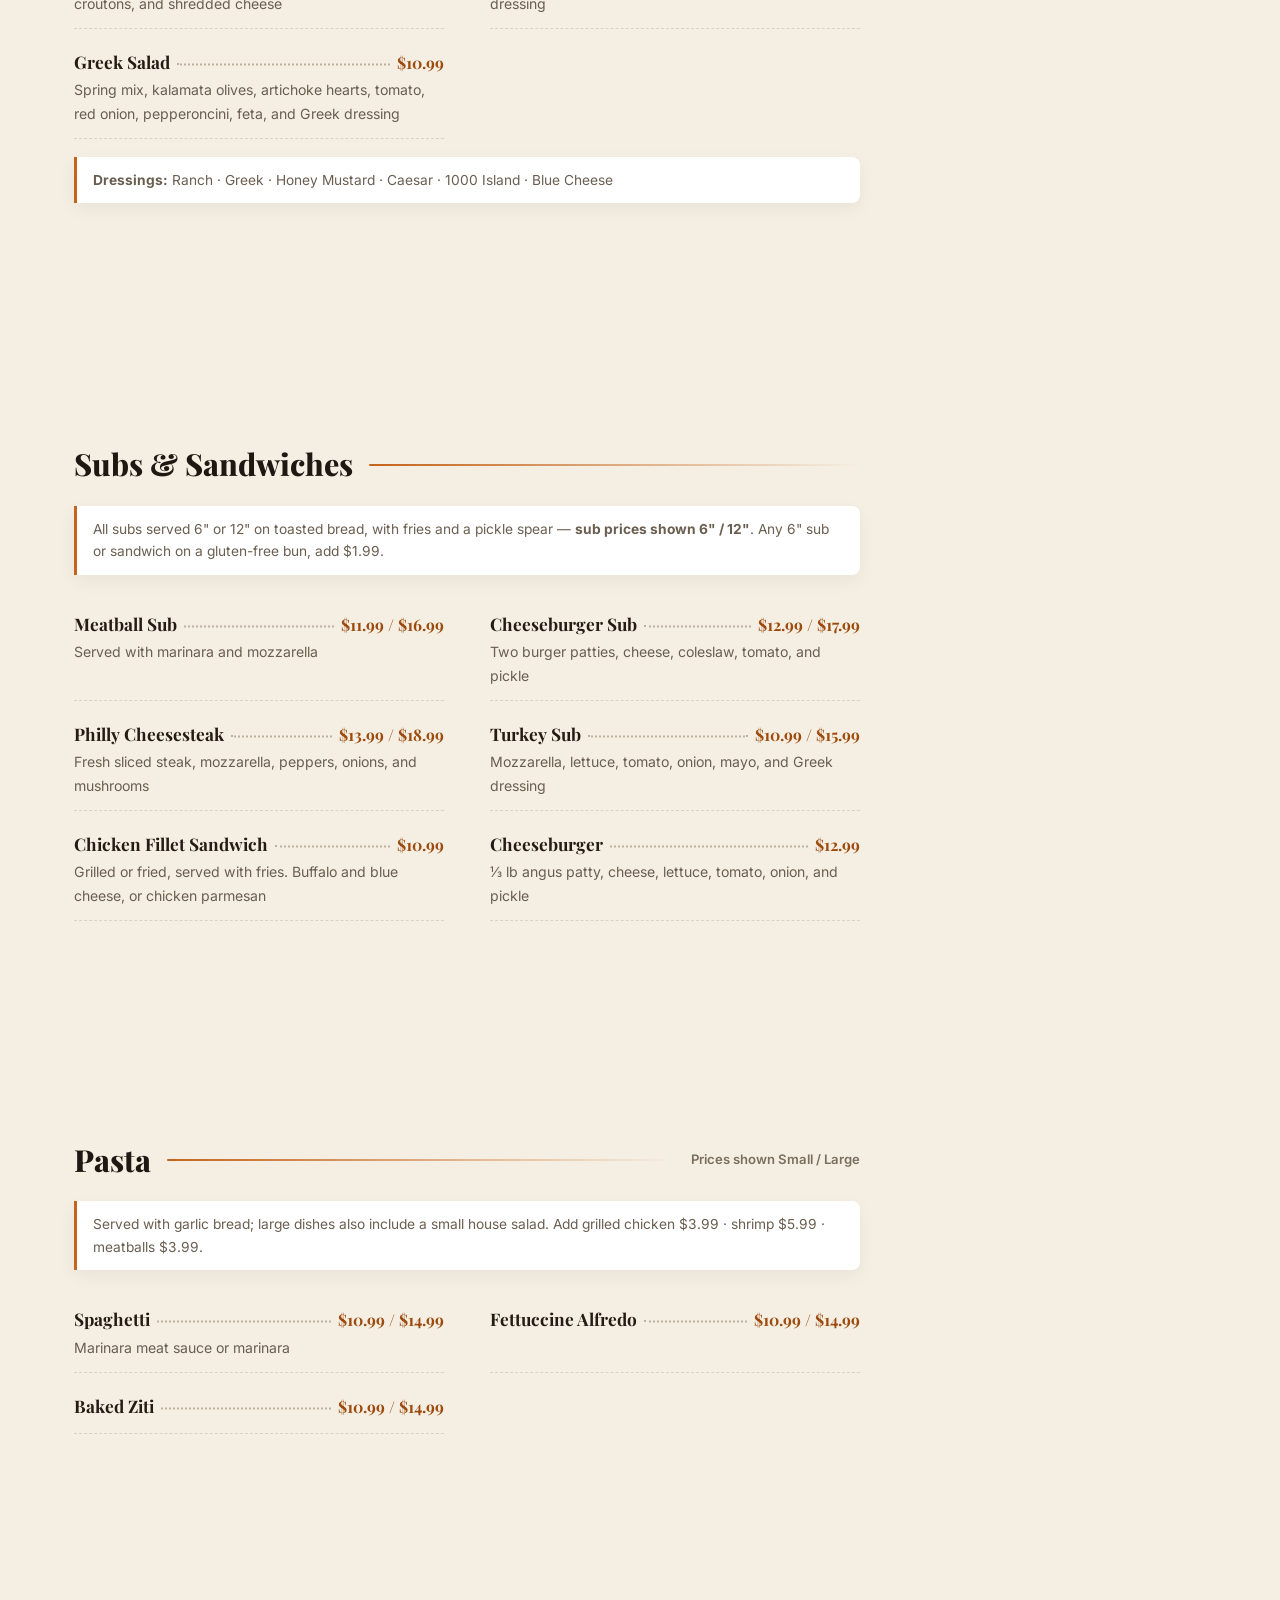
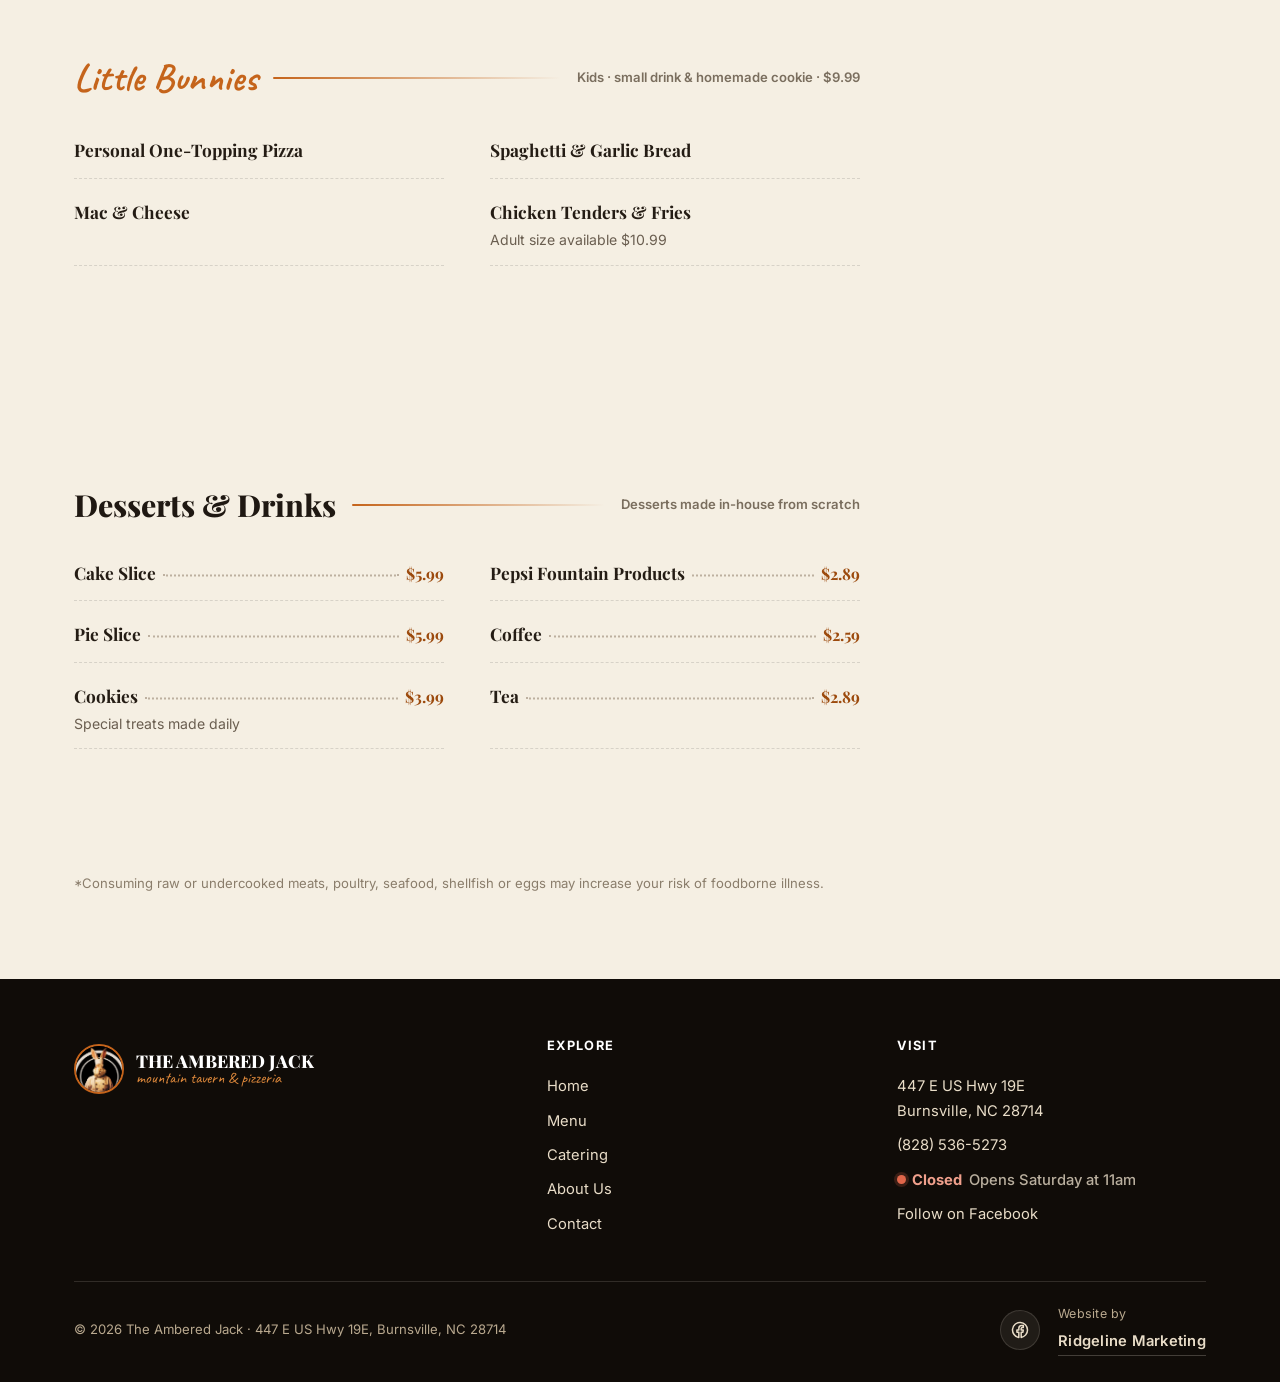
<file: site/menu.html>
<!DOCTYPE html>
<html lang="en">
<head>
<meta charset="UTF-8">
<meta name="viewport" content="width=device-width, initial-scale=1.0">
<title>Menu | The Ambered Jack, Burnsville NC</title>
<meta name="description" content="The Ambered Jack menu: hand-tossed and specialty pizzas, calzones, wings, subs, salads, scratch pasta, kids meals, and house-baked desserts. Gluten-free options available.">
<link rel="canonical" href="https://www.amberedjack.com/menu">
<link rel="icon" href="assets/favicon.ico" sizes="any">
<link rel="icon" type="image/png" sizes="192x192" href="assets/favicon-192.png">
<link rel="icon" type="image/png" sizes="512x512" href="assets/favicon-512.png">
<link rel="apple-touch-icon" href="assets/favicon-180.png">
<link rel="manifest" href="site.webmanifest">
<meta name="theme-color" content="#120e0a">
<meta property="og:type" content="website">
<meta property="og:site_name" content="The Ambered Jack">
<meta property="og:title" content="Menu | The Ambered Jack, Burnsville NC">
<meta property="og:description" content="Hand-tossed and specialty pizzas, calzones, wings, subs, salads, scratch pasta, and house-baked desserts. Gluten-free options.">
<meta property="og:url" content="https://www.amberedjack.com/menu">
<meta property="og:image" content="https://www.amberedjack.com/assets/pepperoni-pizza.jpg">
<meta property="og:image:alt" content="Pizza from The Ambered Jack">
<meta name="twitter:card" content="summary_large_image">
<meta name="twitter:title" content="Menu | The Ambered Jack">
<meta name="twitter:description" content="Pizza, calzones, wings, subs, salads, pasta, and house-baked desserts in Burnsville, NC.">
<meta name="twitter:image" content="https://www.amberedjack.com/assets/pepperoni-pizza.jpg">
<link rel="preconnect" href="https://fonts.googleapis.com">
<link rel="preconnect" href="https://fonts.gstatic.com" crossorigin>
<link href="https://fonts.googleapis.com/css2?family=Playfair+Display:wght@500;600;700;800;900&family=Inter:wght@400;500;600;700&family=Caveat:wght@600;700&display=swap" rel="stylesheet">
<link rel="stylesheet" href="css/style.css">
<script>document.documentElement.classList.add('js');</script>
<!-- Google Analytics (GA4). TODO(owner): replace G-XXXXXXXXXX with the real GA4 Measurement ID before launch.
     Keep this ID identical on every page so one find/replace updates them all. -->
<script async src="https://www.googletagmanager.com/gtag/js?id=G-XXXXXXXXXX"></script>
<script>
  window.dataLayer = window.dataLayer || [];
  function gtag(){dataLayer.push(arguments);}
  gtag('js', new Date());
  gtag('config', 'G-XXXXXXXXXX');
</script>
</head>
<body>

<a class="skip-link" href="#main">Skip to content</a>

<!-- MOBILE QUICK-ACTION BAR -->
<nav class="mobile-bar" aria-label="Quick actions">
  <a href="tel:18285365273"><svg class="ic" viewBox="0 0 24 24"><path d="M22 16.92v3a2 2 0 0 1-2.18 2 19.8 19.8 0 0 1-8.63-3.07 19.5 19.5 0 0 1-6-6A19.8 19.8 0 0 1 2.12 4.18 2 2 0 0 1 4.11 2h3a2 2 0 0 1 2 1.72c.13.96.36 1.9.7 2.81a2 2 0 0 1-.45 2.11L8.09 9.91a16 16 0 0 0 6 6l1.27-1.27a2 2 0 0 1 2.11-.45c.91.34 1.85.57 2.81.7A2 2 0 0 1 22 16.92z"/></svg><span>Call</span></a>
  <a href="menu.html"><svg class="ic" viewBox="0 0 24 24"><path d="M21 15v4a2 2 0 0 1-2 2H5a2 2 0 0 1-2-2v-4"/><path d="M7 10l5 5 5-5"/><path d="M12 15V3"/></svg><span>Menu</span></a>
  <a href="https://www.google.com/maps/dir/?api=1&destination=The+Ambered+Jack+447+E+US+Hwy+19E+Burnsville+NC" target="_blank" rel="noopener"><svg class="ic" viewBox="0 0 24 24"><path d="M21 10c0 6-9 12-9 12s-9-6-9-12a9 9 0 0 1 18 0z"/><circle cx="12" cy="10" r="3"/></svg><span>Directions</span></a>
</nav>

<!-- MOBILE HOURS STRIP -->
<div class="mobile-hours"><svg class="ic" viewBox="0 0 24 24"><circle cx="12" cy="12" r="9"/><path d="M12 7v5l3 2"/></svg> Open <b>Tue–Sat · 11am–9pm</b> · Closed Sun &amp; Mon</div>

<!-- TOP BAR -->
<div class="topbar">
  <div class="wrap">
    <div class="tb-left">
      <a href="https://www.google.com/search?q=The+Ambered+Jack+Burnsville+NC" target="_blank" rel="noopener" class="reviews-badge">
        <span class="stars" aria-hidden="true">★★★★☆</span> <b style="color:#fff">4.4</b> on Google <span style="opacity:.5">·</span> Read reviews
        <svg class="ic" viewBox="0 0 24 24" style="width:.9em" aria-hidden="true"><path d="M5 12h14"/><path d="M13 6l6 6-6 6"/></svg>
      </a>
    </div>
    <div class="tb-right">
      <a href="https://www.google.com/maps/search/?api=1&query=The+Ambered+Jack+447+E+US+Hwy+19E+Burnsville+NC" target="_blank" rel="noopener"><svg class="ic" viewBox="0 0 24 24" aria-hidden="true"><path d="M21 10c0 6-9 12-9 12s-9-6-9-12a9 9 0 0 1 18 0z"/><circle cx="12" cy="10" r="3"/></svg> 447 E US Hwy 19E, Burnsville, NC</a>
      <a href="contact.html" class="tb-hours" aria-label="Hours and open status"><span class="status-chip" data-status><span class="sc-dot" aria-hidden="true"></span><b data-status-label>Hours</b> <span data-status-detail></span></span><span class="tb-hours-static"><svg class="ic" viewBox="0 0 24 24" aria-hidden="true"><circle cx="12" cy="12" r="9"/><path d="M12 7v5l3 2"/></svg> Tue–Sat · 11am–9pm</span></a>
      <a href="tel:18285365273"><svg class="ic" viewBox="0 0 24 24" aria-hidden="true"><path d="M22 16.92v3a2 2 0 0 1-2.18 2 19.8 19.8 0 0 1-8.63-3.07 19.5 19.5 0 0 1-6-6A19.8 19.8 0 0 1 2.12 4.18 2 2 0 0 1 4.11 2h3a2 2 0 0 1 2 1.72c.13.96.36 1.9.7 2.81a2 2 0 0 1-.45 2.11L8.09 9.91a16 16 0 0 0 6 6l1.27-1.27a2 2 0 0 1 2.11-.45c.91.34 1.85.57 2.81.7A2 2 0 0 1 22 16.92z"/></svg> Call Ahead to Order · (828) 536-5273</a>
    </div>
  </div>
</div>

<!-- HEADER -->
<header class="nav">
  <div class="wrap">
    <a href="index.html" class="brand" aria-label="The Ambered Jack, home">
      <img src="assets/logo-mark.png" alt="The Ambered Jack logo" width="54" height="54">
      <div>
        <div class="bt">THE AMBERED JACK</div>
        <div class="bs">mountain tavern &amp; pizzeria</div>
      </div>
    </a>
    <button class="nav-toggle" type="button" aria-label="Open menu" aria-expanded="false" aria-controls="primary-nav">
      <span class="nav-toggle-bars" aria-hidden="true"></span>
    </button>
    <nav class="links" id="primary-nav" aria-label="Primary">
      <a href="index.html">Home</a>
      <a href="menu.html" aria-current="page">Menu</a>
      <a href="catering.html">Catering</a>
      <a href="about.html">About</a>
      <a href="contact.html">Contact</a>
    </nav>
  </div>
</header>
<div class="drawer-backdrop" hidden></div>

<main id="main">
  <div class="pagehead">
    <div class="wrap">
      <div class="eyebrow" style="color:var(--gold)">Made From Scratch</div>
      <h1>The Menu</h1>
      <p>Hand-tossed pizza, scratch pastas, subs, salads, wings, and house-baked desserts. Gluten-free options available.</p>
      <div class="menu-actions">
        <a class="btn btn-amber" href="tel:18285365273"><svg class="ic" viewBox="0 0 24 24" aria-hidden="true"><path d="M22 16.92v3a2 2 0 0 1-2.18 2 19.8 19.8 0 0 1-8.63-3.07 19.5 19.5 0 0 1-6-6A19.8 19.8 0 0 1 2.12 4.18 2 2 0 0 1 4.11 2h3a2 2 0 0 1 2 1.72c.13.96.36 1.9.7 2.81a2 2 0 0 1-.45 2.11L8.09 9.91a16 16 0 0 0 6 6l1.27-1.27a2 2 0 0 1 2.11-.45c.91.34 1.85.57 2.81.7A2 2 0 0 1 22 16.92z"/></svg> Call to Order · (828) 536-5273</a>
      </div>
    </div>
  </div>

  <!-- Sticky jump-to-section bar. Each chip smooth-scrolls to its category;
       the active chip is highlighted as you scroll (logic in js/site.js). -->
  <nav class="menu-chipbar" aria-label="Jump to menu section">
    <div class="wrap">
      <a href="#pizza">Pizza</a>
      <a href="#specialty">Specialty</a>
      <a href="#calzone">Calzone</a>
      <a href="#appetizers">Appetizers</a>
      <a href="#salads">Salads</a>
      <a href="#subs">Subs &amp; Sandwiches</a>
      <a href="#pasta">Pasta</a>
      <a href="#kids">Kids</a>
      <a href="#desserts">Desserts</a>
    </div>
  </nav>

  <section>
    <div class="wrap menu-layout">
     <div class="menu-main">

      <section class="menu-cat" id="pizza">
        <div class="menu-cat-head"><h2>Pizza</h2><div class="ln"></div><div class="note">Build your own · toppings below</div></div>
        <div class="mlist">
          <div class="mitem"><div class="mtop"><span class="mname">Small 12" Cheese</span><span class="mprice">$12.99</span></div><div class="mdesc">Extra topping $1.00 · Extra meat $1.50</div></div>
          <div class="mitem"><div class="mtop"><span class="mname">Large 14" Cheese</span><span class="mprice">$14.99</span></div><div class="mdesc">Extra topping $1.25 · Extra meat $1.75</div></div>
          <div class="mitem"><div class="mtop"><span class="mname">10" Cauliflower Crust <span class="gf">GF</span></span><span class="mprice">$11.25</span></div><div class="mdesc">Cheese · Extra topping $0.85 · Extra meat $1.35</div></div>
          <div class="mitem"><div class="mtop"><span class="mname">Personal Pizza</span><span class="mprice">$10.99</span></div><div class="mdesc">Personal-sized cheese pizza with choice of 1 topping</div></div>
        </div>
      </section>

      <section class="menu-cat" id="specialty">
        <div class="menu-cat-head"><h2>Specialty Pizzas</h2><div class="ln"></div></div>
        <div class="mlist">
          <div class="mitem"><div class="mtop"><span class="mname">Buffalo</span><span class="mprice">$20.99</span></div><div class="mdesc">Spicy red sauce, grilled chicken, red onion, blue cheese crumbles, buffalo sauce, and ranch drizzle</div></div>
          <div class="mitem"><div class="mtop"><span class="mname">Philly Cheese Steak</span><span class="mprice">$20.99</span></div><div class="mdesc">Sliced steak, peppers, onions, and mushrooms</div></div>
          <div class="mitem"><div class="mtop"><span class="mname">White Chicken</span><span class="mprice">$20.99</span></div><div class="mdesc">Alfredo base, grilled chicken, mushrooms, spinach, and artichoke hearts</div></div>
          <div class="mitem"><div class="mtop"><span class="mname">Hawaiian</span><span class="mprice">$20.99</span></div><div class="mdesc">Pineapple, ham, red onion, and bell peppers</div></div>
          <div class="mitem"><div class="mtop"><span class="mname">The Jack</span><span class="mprice">$20.99</span></div><div class="mdesc">Sausage, ground beef, pepperoni, green peppers, red onion, mushrooms, and black olives</div></div>
          <div class="mitem"><div class="mtop"><span class="mname">Mediterranean</span><span class="mprice">$20.99</span></div><div class="mdesc">Olive oil blend, kalamata olives, artichoke hearts, bell pepper, red onion, spinach, feta, and balsamic drizzle</div></div>
        </div>
      </section>

      <div class="menu-cat">
        <div class="toppings-box">
          <div class="tgrid">
            <div><h4>Sauces</h4><div class="chips"><span class="chip">Marinara</span><span class="chip">Alfredo</span><span class="chip">Balsamic Drizzle</span></div></div>
            <div><h4>Meats</h4><div class="chips"><span class="chip">Ground Beef</span><span class="chip">Chicken</span><span class="chip">Sausage</span><span class="chip">Ham</span><span class="chip">Pepperoni</span><span class="chip">Anchovies</span></div></div>
            <div><h4>Veggies &amp; Cheese</h4><div class="chips"><span class="chip">Mozzarella</span><span class="chip">Mushrooms</span><span class="chip">Artichoke Hearts</span><span class="chip">Green Peppers</span><span class="chip">Banana Peppers</span><span class="chip">Jalapeños</span><span class="chip">Pineapple</span><span class="chip">Tomatoes</span><span class="chip">Spinach</span><span class="chip">Olives</span></div></div>
          </div>
        </div>
      </div>

      <section class="menu-cat" id="calzone">
        <div class="menu-cat-head"><h2>Calzone</h2><div class="ln"></div></div>
        <div class="subnote">Ricotta and mozzarella with your topping of choice, marinara for dipping. Additional toppings $1.00 · additional meat $1.50.</div>
        <div class="mlist">
          <div class="mitem"><div class="mtop"><span class="mname">Personal Calzone</span><span class="mprice">$10.99</span></div></div>
          <div class="mitem"><div class="mtop"><span class="mname">Small Calzone</span><span class="mprice">$12.99</span></div></div>
          <div class="mitem"><div class="mtop"><span class="mname">Large Calzone</span><span class="mprice">$18.99</span></div></div>
        </div>
      </section>

      <section class="menu-cat" id="appetizers">
        <div class="menu-cat-head"><h2>Appetizers</h2><div class="ln"></div></div>
        <div class="mlist">
          <div class="mitem"><div class="mtop"><span class="mname">Spinach Dip</span><span class="mprice">$9.99</span></div><div class="mdesc">House-made spinach dip served with house-made chips</div></div>
          <div class="mitem"><div class="mtop"><span class="mname">Mega Mozzarella Logs</span><span class="mprice">$8.99</span></div><div class="mdesc">Served with marinara sauce</div></div>
          <div class="mitem"><div class="mtop"><span class="mname">Wings · Bone In</span><span class="mprice">$9.99 / $15.99</span></div><div class="mdesc">Small (6) or Large (12) · Mild, Hot Buffalo, BBQ, Sweet Chili, Garlic Parmesan, Stinging Honey Garlic</div></div>
          <div class="mitem"><div class="mtop"><span class="mname">Wings · Boneless</span><span class="mprice">$6.99 / $10.99</span></div><div class="mdesc">Small (6) or Large (12) · Same sauce options</div></div>
        </div>
      </section>

      <section class="menu-cat" id="salads">
        <div class="menu-cat-head"><h2>Salads</h2><div class="ln"></div><div class="note">Add chicken +$3.99 · shrimp +$5.99</div></div>
        <div class="mlist">
          <div class="mitem"><div class="mtop"><span class="mname">House Salad</span><span class="mprice">$10.99</span></div><div class="mdesc">Spring mix, tomatoes, cucumbers, sliced onions, croutons, and shredded cheese</div></div>
          <div class="mitem"><div class="mtop"><span class="mname">Caesar Salad</span><span class="mprice">$10.99</span></div><div class="mdesc">Romaine, fresh parmesan, croutons, and Caesar dressing</div></div>
          <div class="mitem"><div class="mtop"><span class="mname">Greek Salad</span><span class="mprice">$10.99</span></div><div class="mdesc">Spring mix, kalamata olives, artichoke hearts, tomato, red onion, pepperoncini, feta, and Greek dressing</div></div>
        </div>
        <div class="subnote" style="margin-top:18px"><b>Dressings:</b> Ranch · Greek · Honey Mustard · Caesar · 1000 Island · Blue Cheese</div>
      </section>

      <section class="menu-cat" id="subs">
        <div class="menu-cat-head"><h2>Subs &amp; Sandwiches</h2><div class="ln"></div></div>
        <div class="subnote">All subs served 6" or 12" on toasted bread, with fries and a pickle spear — <b>sub prices shown 6" / 12"</b>. Any 6" sub or sandwich on a gluten-free bun, add $1.99.</div>
        <div class="mlist">
          <div class="mitem"><div class="mtop"><span class="mname">Meatball Sub</span><span class="mprice">$11.99 / $16.99</span></div><div class="mdesc">Served with marinara and mozzarella</div></div>
          <div class="mitem"><div class="mtop"><span class="mname">Cheeseburger Sub</span><span class="mprice">$12.99 / $17.99</span></div><div class="mdesc">Two burger patties, cheese, coleslaw, tomato, and pickle</div></div>
          <div class="mitem"><div class="mtop"><span class="mname">Philly Cheesesteak</span><span class="mprice">$13.99 / $18.99</span></div><div class="mdesc">Fresh sliced steak, mozzarella, peppers, onions, and mushrooms</div></div>
          <div class="mitem"><div class="mtop"><span class="mname">Turkey Sub</span><span class="mprice">$10.99 / $15.99</span></div><div class="mdesc">Mozzarella, lettuce, tomato, onion, mayo, and Greek dressing</div></div>
          <div class="mitem"><div class="mtop"><span class="mname">Chicken Fillet Sandwich</span><span class="mprice">$10.99</span></div><div class="mdesc">Grilled or fried, served with fries. Buffalo and blue cheese, or chicken parmesan</div></div>
          <div class="mitem"><div class="mtop"><span class="mname">Cheeseburger</span><span class="mprice">$12.99</span></div><div class="mdesc">⅓ lb angus patty, cheese, lettuce, tomato, onion, and pickle</div></div>
        </div>
      </section>

      <section class="menu-cat" id="pasta">
        <div class="menu-cat-head"><h2>Pasta</h2><div class="ln"></div><div class="note">Prices shown Small / Large</div></div>
        <div class="subnote">Served with garlic bread; large dishes also include a small house salad. Add grilled chicken $3.99 · shrimp $5.99 · meatballs $3.99.</div>
        <div class="mlist">
          <div class="mitem"><div class="mtop"><span class="mname">Spaghetti</span><span class="mprice">$10.99 / $14.99</span></div><div class="mdesc">Marinara meat sauce or marinara</div></div>
          <div class="mitem"><div class="mtop"><span class="mname">Fettuccine Alfredo</span><span class="mprice">$10.99 / $14.99</span></div></div>
          <div class="mitem"><div class="mtop"><span class="mname">Baked Ziti</span><span class="mprice">$10.99 / $14.99</span></div></div>
        </div>
      </section>

      <section class="menu-cat" id="kids">
        <div class="menu-cat-head"><h2 style="font-family:'Caveat',cursive;font-weight:700;font-size:2.4rem;color:var(--amber)">Little Bunnies</h2><div class="ln"></div><div class="note">Kids · small drink &amp; homemade cookie · $9.99</div></div>
        <div class="mlist">
          <div class="mitem"><div class="mtop"><span class="mname">Personal One-Topping Pizza</span></div></div>
          <div class="mitem"><div class="mtop"><span class="mname">Spaghetti &amp; Garlic Bread</span></div></div>
          <div class="mitem"><div class="mtop"><span class="mname">Mac &amp; Cheese</span></div></div>
          <div class="mitem"><div class="mtop"><span class="mname">Chicken Tenders &amp; Fries</span></div><div class="mdesc">Adult size available $10.99</div></div>
        </div>
      </section>

      <section class="menu-cat" id="desserts" style="margin-bottom:0">
        <div class="menu-cat-head"><h2>Desserts &amp; Drinks</h2><div class="ln"></div><div class="note">Desserts made in-house from scratch</div></div>
        <div class="mlist">
          <div class="mitem"><div class="mtop"><span class="mname">Cake Slice</span><span class="mprice">$5.99</span></div></div>
          <div class="mitem"><div class="mtop"><span class="mname">Pepsi Fountain Products</span><span class="mprice">$2.89</span></div></div>
          <div class="mitem"><div class="mtop"><span class="mname">Pie Slice</span><span class="mprice">$5.99</span></div></div>
          <div class="mitem"><div class="mtop"><span class="mname">Coffee</span><span class="mprice">$2.59</span></div></div>
          <div class="mitem"><div class="mtop"><span class="mname">Cookies</span><span class="mprice">$3.99</span></div><div class="mdesc">Special treats made daily</div></div>
          <div class="mitem"><div class="mtop"><span class="mname">Tea</span><span class="mprice">$2.89</span></div></div>
        </div>
      </section>

      <p style="color:#8a7d6b;font-size:.82rem;margin-top:40px">*Consuming raw or undercooked meats, poultry, seafood, shellfish or eggs may increase your risk of foodborne illness.</p>
     </div><!-- /menu-main -->

      <aside class="menu-gallery">
        <h3>From Our Kitchen</h3>
        <div class="gg">
          <img class="wide" src="assets/pepperoni-pizza.jpg" alt="Pepperoni pizza" width="600" height="320" loading="lazy" decoding="async">
          <img class="wide" src="assets/lasagna.webp" alt="Baked lasagna fresh from the oven" width="600" height="320" loading="lazy" decoding="async">
          <img src="assets/sausage-pepper-pizza.webp" alt="Sausage and pepper pizza" width="300" height="236" loading="lazy" decoding="async">
          <img src="assets/calzone.webp" alt="Calzone" width="300" height="236" loading="lazy" decoding="async">
          <img src="assets/wings.webp" alt="Buffalo wings" width="300" height="236" loading="lazy" decoding="async">
          <img src="assets/wings2.webp" alt="Garlic parmesan wings" width="300" height="236" loading="lazy" decoding="async">
          <img src="assets/greek-salad.webp" alt="Greek salad" width="300" height="236" loading="lazy" decoding="async">
          <img src="assets/mozz-sticks.webp" alt="Mega mozzarella logs" width="300" height="236" loading="lazy" decoding="async">
          <img src="assets/steak-cheese-sub.webp" alt="Philly cheesesteak sub" width="300" height="236" loading="lazy" decoding="async">
          <img src="assets/sandwich.webp" alt="Sandwich with home fries" width="300" height="236" loading="lazy" decoding="async">
          <img src="assets/dessert-pbpie.webp" alt="House-made peanut butter chocolate pie" width="300" height="236" loading="lazy" decoding="async">
          <img src="assets/dessert-cake.webp" alt="House-made chocolate cake" width="300" height="236" loading="lazy" decoding="async">
        </div>
        <p class="cap">Real food, made from scratch daily.</p>
      </aside>
    </div>
  </section>
</main>

<!-- FOOTER -->
<footer>
  <div class="wrap">
    <div class="foot-grid">
      <div>
        <a href="index.html" class="brand" style="margin-bottom:4px">
          <img src="assets/logo-mark.png" alt="" width="50" height="50" loading="lazy" style="height:50px;width:50px;border-radius:50%;border:2px solid var(--amber)">
          <div><div class="bt" style="font-family:'Playfair Display';font-weight:800;font-size:1.1rem">THE AMBERED JACK</div><div class="bs" style="font-family:'Caveat';color:var(--amber-lt)">mountain tavern &amp; pizzeria</div></div>
        </a>
      </div>
      <div>
        <h4>Explore</h4>
        <a href="index.html">Home</a>
        <a href="menu.html">Menu</a>
        <a href="catering.html">Catering</a>
        <a href="about.html">About Us</a>
        <a href="contact.html">Contact</a>
      </div>
      <div>
        <h4>Visit</h4>
        <a href="https://www.google.com/maps/search/?api=1&query=The+Ambered+Jack+447+E+US+Hwy+19E+Burnsville+NC" target="_blank" rel="noopener">447 E US Hwy 19E<br>Burnsville, NC 28714</a>
        <a href="tel:18285365273">(828) 536-5273</a>
        <div class="foot-hours"><span class="status-chip" data-status><span class="sc-dot" aria-hidden="true"></span><b data-status-label>Hours</b> <span data-status-detail></span></span><span class="foot-hours-static">Tue–Sat · 11am–9pm</span></div>
        <a href="https://www.facebook.com/theamberedjack/" target="_blank" rel="noopener">Follow on Facebook</a>
      </div>
    </div>

    <div class="foot-bottom">
      <span class="foot-copy">© <span id="yr">2026</span> The Ambered Jack · 447 E US Hwy 19E, Burnsville, NC 28714</span>
      <span class="foot-credit">Website by <a href="https://www.ridgelinewnc.com" target="_blank" rel="noopener">Ridgeline Marketing</a></span>
      <div class="foot-social">
        <a href="https://www.facebook.com/theamberedjack/" target="_blank" rel="noopener" aria-label="The Ambered Jack on Facebook">
          <svg class="ic" viewBox="0 0 24 24" fill="currentColor" stroke="none" aria-hidden="true"><path d="M22 12a10 10 0 1 0-11.56 9.88v-6.99H7.9V12h2.54V9.8c0-2.5 1.49-3.89 3.78-3.89 1.09 0 2.24.2 2.24.2v2.46h-1.26c-1.24 0-1.63.77-1.63 1.56V12h2.78l-.44 2.89h-2.34v6.99A10 10 0 0 0 22 12z"/></svg>
        </a>
      </div>
    </div>
  </div>
</footer>

<script src="js/site.js" defer></script>
<script src="js/script.js" defer></script>
</body>
</html>
</file>
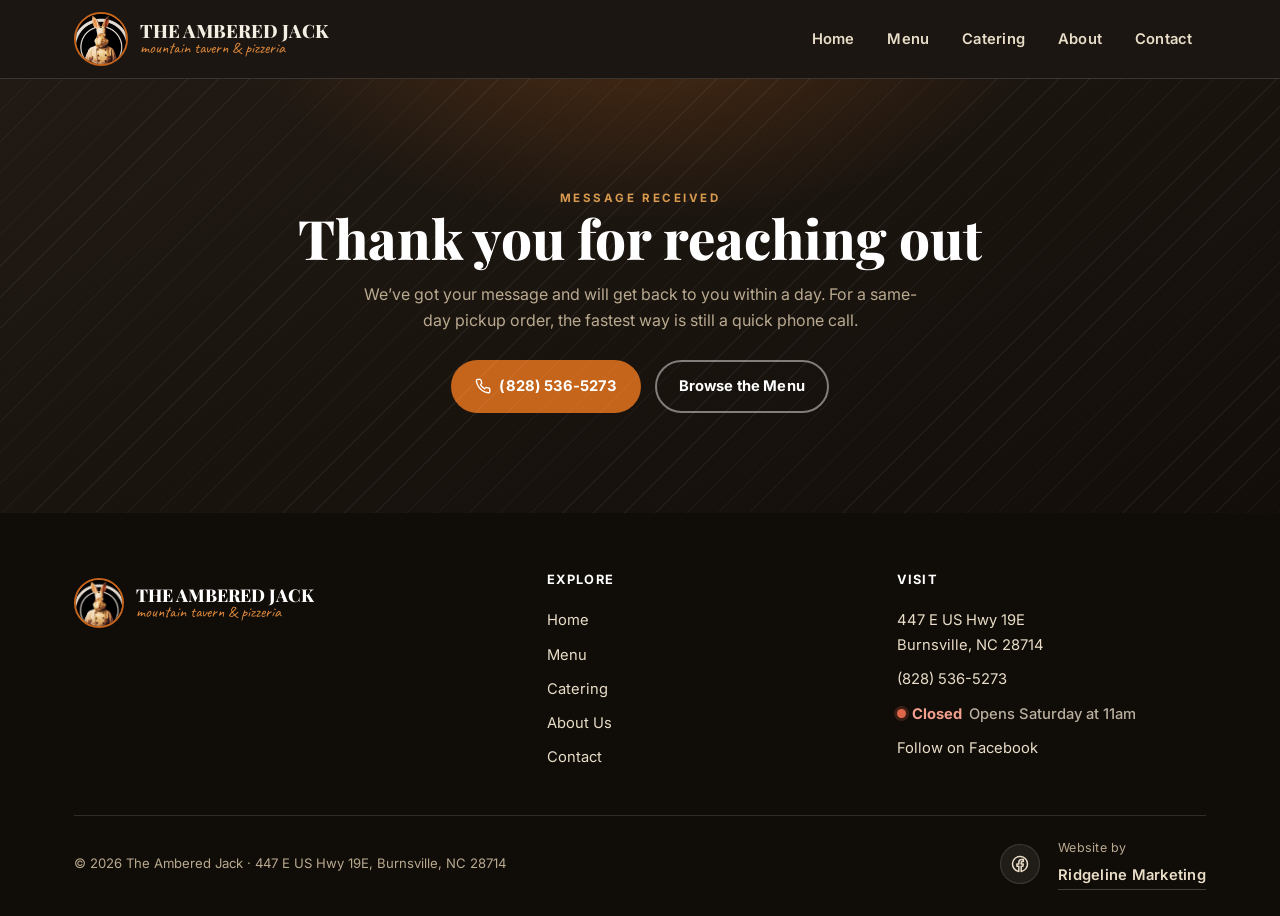
<file: site/thank-you.html>
<!DOCTYPE html>
<html lang="en">
<head>
<meta charset="UTF-8">
<meta name="viewport" content="width=device-width, initial-scale=1.0">
<title>Thank You | The Ambered Jack</title>
<meta name="description" content="Thanks for reaching out to The Ambered Jack. We'll get back to you within a day. For same-day pickup orders, call (828) 536-5273.">
<!-- Thank-you pages should not be indexed; this is the no-JS form fallback target. -->
<meta name="robots" content="noindex">
<link rel="icon" href="assets/favicon.ico" sizes="any">
<link rel="icon" type="image/png" sizes="192x192" href="assets/favicon-192.png">
<link rel="icon" type="image/png" sizes="512x512" href="assets/favicon-512.png">
<link rel="apple-touch-icon" href="assets/favicon-180.png">
<link rel="manifest" href="site.webmanifest">
<meta name="theme-color" content="#120e0a">
<link rel="preconnect" href="https://fonts.googleapis.com">
<link rel="preconnect" href="https://fonts.gstatic.com" crossorigin>
<link href="https://fonts.googleapis.com/css2?family=Playfair+Display:wght@500;600;700;800;900&family=Inter:wght@400;500;600;700&family=Caveat:wght@600;700&display=swap" rel="stylesheet">
<link rel="stylesheet" href="css/style.css">
<script>document.documentElement.classList.add('js');</script>
<!-- Google Analytics (GA4). TODO(owner): replace G-XXXXXXXXXX with the real GA4 Measurement ID before launch.
     Keep this ID identical on every page so one find/replace updates them all. -->
<script async src="https://www.googletagmanager.com/gtag/js?id=G-XXXXXXXXXX"></script>
<script>
  window.dataLayer = window.dataLayer || [];
  function gtag(){dataLayer.push(arguments);}
  gtag('js', new Date());
  gtag('config', 'G-XXXXXXXXXX');
</script>
</head>
<body>

<a class="skip-link" href="#main">Skip to content</a>

<!-- HEADER -->
<header class="nav">
  <div class="wrap">
    <a href="index.html" class="brand" aria-label="The Ambered Jack, home">
      <img src="assets/logo-mark.png" alt="The Ambered Jack logo" width="54" height="54">
      <div>
        <div class="bt">THE AMBERED JACK</div>
        <div class="bs">mountain tavern &amp; pizzeria</div>
      </div>
    </a>
    <button class="nav-toggle" type="button" aria-label="Open menu" aria-expanded="false" aria-controls="primary-nav">
      <span class="nav-toggle-bars" aria-hidden="true"></span>
    </button>
    <nav class="links" id="primary-nav" aria-label="Primary">
      <a href="index.html">Home</a>
      <a href="menu.html">Menu</a>
      <a href="catering.html">Catering</a>
      <a href="about.html">About</a>
      <a href="contact.html">Contact</a>
    </nav>
  </div>
</header>
<div class="drawer-backdrop" hidden></div>

<main id="main">
  <div class="pagehead" style="padding:110px 0 100px">
    <div class="wrap">
      <div class="eyebrow" style="color:var(--gold)">Message Received</div>
      <h1>Thank you for reaching out</h1>
      <p>We’ve got your message and will get back to you within a day. For a same-day pickup order, the fastest way is still a quick phone call.</p>
      <div class="menu-actions">
        <a class="btn btn-amber" href="tel:18285365273"><svg class="ic" viewBox="0 0 24 24" aria-hidden="true"><path d="M22 16.92v3a2 2 0 0 1-2.18 2 19.8 19.8 0 0 1-8.63-3.07 19.5 19.5 0 0 1-6-6A19.8 19.8 0 0 1 2.12 4.18 2 2 0 0 1 4.11 2h3a2 2 0 0 1 2 1.72c.13.96.36 1.9.7 2.81a2 2 0 0 1-.45 2.11L8.09 9.91a16 16 0 0 0 6 6l1.27-1.27a2 2 0 0 1 2.11-.45c.91.34 1.85.57 2.81.7A2 2 0 0 1 22 16.92z"/></svg> (828) 536-5273</a>
        <a class="btn btn-ghost" style="border-color:rgba(255,255,255,.45)" href="menu.html">Browse the Menu</a>
      </div>
    </div>
  </div>
</main>

<!-- FOOTER -->
<footer>
  <div class="wrap">
    <div class="foot-grid">
      <div>
        <a href="index.html" class="brand" style="margin-bottom:4px">
          <img src="assets/logo-mark.png" alt="" width="50" height="50" loading="lazy" style="height:50px;width:50px;border-radius:50%;border:2px solid var(--amber)">
          <div><div class="bt" style="font-family:'Playfair Display';font-weight:800;font-size:1.1rem">THE AMBERED JACK</div><div class="bs" style="font-family:'Caveat';color:var(--amber-lt)">mountain tavern &amp; pizzeria</div></div>
        </a>
      </div>
      <div>
        <h4>Explore</h4>
        <a href="index.html">Home</a>
        <a href="menu.html">Menu</a>
        <a href="catering.html">Catering</a>
        <a href="about.html">About Us</a>
        <a href="contact.html">Contact</a>
      </div>
      <div>
        <h4>Visit</h4>
        <a href="https://www.google.com/maps/search/?api=1&query=The+Ambered+Jack+447+E+US+Hwy+19E+Burnsville+NC" target="_blank" rel="noopener">447 E US Hwy 19E<br>Burnsville, NC 28714</a>
        <a href="tel:18285365273">(828) 536-5273</a>
        <div class="foot-hours"><span class="status-chip" data-status><span class="sc-dot" aria-hidden="true"></span><b data-status-label>Hours</b> <span data-status-detail></span></span><span class="foot-hours-static">Tue–Sat · 11am–9pm</span></div>
        <a href="https://www.facebook.com/theamberedjack/" target="_blank" rel="noopener">Follow on Facebook</a>
      </div>
    </div>

    <div class="foot-bottom">
      <span class="foot-copy">© <span id="yr">2026</span> The Ambered Jack · 447 E US Hwy 19E, Burnsville, NC 28714</span>
      <span class="foot-credit">Website by <a href="https://www.ridgelinewnc.com" target="_blank" rel="noopener">Ridgeline Marketing</a></span>
      <div class="foot-social">
        <a href="https://www.facebook.com/theamberedjack/" target="_blank" rel="noopener" aria-label="The Ambered Jack on Facebook">
          <svg class="ic" viewBox="0 0 24 24" fill="currentColor" stroke="none" aria-hidden="true"><path d="M22 12a10 10 0 1 0-11.56 9.88v-6.99H7.9V12h2.54V9.8c0-2.5 1.49-3.89 3.78-3.89 1.09 0 2.24.2 2.24.2v2.46h-1.26c-1.24 0-1.63.77-1.63 1.56V12h2.78l-.44 2.89h-2.34v6.99A10 10 0 0 0 22 12z"/></svg>
        </a>
      </div>
    </div>
  </div>
</footer>
<script src="js/site.js" defer></script>
</body>
</html>
</file>
<file: site/css/style.css>
/* ==========================================================================
   The Ambered Jack - shared stylesheet (extracted from the single-file mockup)
   Design system preserved exactly: ink/amber/gold/cream palette, Playfair/Inter/Caveat.
   ========================================================================== */
:root{
  --ink:#1b1511;--ink-2:#241c16;--ink-3:#2e241c;
  --amber:#c5641b;--amber-lt:#e08a3c;--gold:#d99a4e;
  --amber-text:#9c4a0d; /* AA-safe amber for small text on light backgrounds (>=4.5:1 on cream/cream-2/white) */
  --cream:#f5efe3;--cream-2:#e9ddc8;--stone:#b9a98f;
  --line:rgba(245,239,227,.14);--maxw:1180px;--shadow:0 18px 50px rgba(0,0,0,.45);
}
*{box-sizing:border-box;margin:0;padding:0}
html{scroll-behavior:smooth}
body{font-family:'Inter',system-ui,sans-serif;color:#322a22;background:var(--cream);line-height:1.65;-webkit-font-smoothing:antialiased}
h1,h2,h3,h4{font-family:'Playfair Display',serif;line-height:1.12;color:#1f1812;font-weight:800}
a{color:inherit;text-decoration:none}
img{display:block;max-width:100%}
.wrap{max-width:var(--maxw);margin:0 auto;padding:0 24px}
.eyebrow{font-family:'Inter';font-weight:700;letter-spacing:.22em;text-transform:uppercase;font-size:.72rem;color:var(--amber-text)}
.script{font-family:'Caveat',cursive;color:var(--amber-lt)}
.ic{width:1.05em;height:1.05em;display:inline-block;vertical-align:-.16em;stroke:currentColor;fill:none;stroke-width:2;stroke-linecap:round;stroke-linejoin:round}

/* accessibility: skip link + visible focus */
.skip-link{position:absolute;left:-999px;top:0;z-index:200;background:var(--amber);color:#fff;padding:10px 16px;border-radius:0 0 8px 0;font-weight:700}
.skip-link:focus{left:0}
a:focus-visible,button:focus-visible,input:focus-visible,select:focus-visible,textarea:focus-visible{outline:3px solid var(--amber-lt);outline-offset:2px;border-radius:4px}

.btn{display:inline-flex;align-items:center;gap:.55em;font-weight:700;font-size:.92rem;padding:.85em 1.5em;border-radius:999px;cursor:pointer;border:2px solid transparent;transition:.2s;letter-spacing:.01em}
.btn .ic{width:1.1em;height:1.1em}
.btn-amber{background:var(--amber);color:#fff}
.btn-amber:hover{background:#ad5312;transform:translateY(-2px)}
.btn-ghost{background:transparent;border-color:rgba(255,255,255,.5);color:#fff}
.btn-ghost:hover{background:rgba(255,255,255,.12);border-color:#fff}
.btn-dark{background:var(--ink);color:var(--cream)}
.btn-dark:hover{background:#000;transform:translateY(-2px)}
.btn-outline-dark{border-color:var(--ink);color:var(--ink)}
.btn-outline-dark:hover{background:var(--ink);color:var(--cream)}

/* ---------- TOP BAR ---------- */
.topbar{background:#120e0a;color:var(--cream);font-size:.8rem}
.topbar .wrap{display:flex;justify-content:space-between;align-items:center;gap:16px;padding-top:7px;padding-bottom:7px}
.topbar a{color:var(--cream-2);display:inline-flex;align-items:center;gap:.45em}
.topbar a:hover{color:#fff}
.topbar .ic{color:var(--gold)}
.reviews-badge{display:inline-flex;align-items:center;gap:.5em;background:rgba(255,255,255,.08);padding:3px 11px;border-radius:999px;border:1px solid rgba(255,255,255,.12)}
.stars{color:var(--gold);letter-spacing:1px}
.topbar .tb-right{display:flex;gap:18px;align-items:center}

/* ---------- HEADER ---------- */
/* z-index 120 keeps the header (and the mobile drawer nested inside it) ABOVE the
   .drawer-backdrop (z-index 110). nav.links is trapped in this header's stacking
   context, so the header itself must outrank the backdrop or the backdrop covers
   the open drawer and the links become untappable. (See LLM-README Pitfall #11.) */
/* NOTE: no backdrop-filter here. A backdrop-filter establishes a containing block
   for fixed-position descendants, which threw the nested mobile nav drawer off the
   left edge of the screen (worse under mobile emulation). The header background is
   ~96% opaque, so the blur was invisible anyway. (See LLM-README Pitfall #14.) */
header.nav{position:sticky;top:0;z-index:120;background:rgba(20,15,11,.97);border-bottom:1px solid var(--line)}
.nav .wrap{display:flex;align-items:center;justify-content:space-between;padding-top:12px;padding-bottom:12px;gap:20px}
.brand{display:flex;align-items:center;gap:12px;cursor:pointer}
.brand img{height:54px;width:54px;border-radius:50%;object-fit:cover;border:2px solid var(--amber)}
.brand .bt{font-family:'Playfair Display';color:var(--cream);font-weight:800;font-size:1.15rem;line-height:1}
.brand .bs{font-family:'Caveat';color:var(--amber-lt);font-size:1rem;line-height:1}
nav.links{display:flex;gap:6px;align-items:center}
nav.links a{color:var(--cream-2);font-weight:600;font-size:.92rem;padding:.5em .9em;border-radius:8px;transition:.18s;letter-spacing:.02em;cursor:pointer}
nav.links a:hover{color:#fff;background:rgba(255,255,255,.07)}
nav.links a[aria-current="page"]{color:var(--amber-lt)}

/* ---------- HERO ---------- */
.hero{position:relative;color:var(--cream);padding:90px 0 96px;overflow:hidden;
      background:radial-gradient(820px 460px at 78% -5%,rgba(197,100,27,.32),transparent 62%),
                 linear-gradient(158deg,#211a14 0%,#16100b 60%,#120d09 100%)}
.hero::after{content:"";position:absolute;inset:0;opacity:.05;pointer-events:none;
      background-image:repeating-linear-gradient(135deg,#fff 0 1px,transparent 1px 22px)}
.hero .wrap{position:relative;display:grid;grid-template-columns:1.08fr .92fr;gap:54px;align-items:center}
.hero .eyebrow{color:var(--gold);margin-bottom:18px}
.hero h1{font-size:clamp(2.5rem,5vw,4.1rem);color:#fff;font-weight:900;letter-spacing:-.01em}
.hero h1 .amb{color:var(--amber-lt)}
.hero p.lead{max-width:520px;margin:20px 0 4px;font-size:1.13rem;color:var(--cream-2)}
.hero .hero-cta{display:flex;gap:14px;flex-wrap:wrap;margin-top:30px}
.hero .meta-strip{display:flex;gap:14px 26px;flex-wrap:wrap;margin-top:34px;color:var(--cream-2);font-size:.9rem;font-weight:500}
.hero .meta-strip span{display:inline-flex;align-items:center;gap:.55em}
.hero .meta-strip span::before{content:"";width:8px;height:8px;background:var(--amber);transform:rotate(45deg);flex:none}
.hero .meta-strip b{color:#fff;font-weight:600}
.hero-photo{position:relative;border-radius:18px;overflow:hidden;border:1px solid rgba(255,255,255,.14);box-shadow:var(--shadow);aspect-ratio:4/5;background:#000}
.hero-photo img.main{width:100%;height:100%;object-fit:cover}
.hero-photo img.badge{position:absolute;left:18px;bottom:18px;width:96px;height:96px;border-radius:50%;object-fit:cover;background:#000;border:3px solid var(--amber);box-shadow:0 10px 26px rgba(0,0,0,.55)}

/* ---------- SECTION SHELLS ---------- */
section{padding:84px 0}
.sec-head{text-align:center;max-width:680px;margin:0 auto 50px}
.sec-head h2{font-size:clamp(2rem,4vw,2.9rem);margin:12px 0 14px}
.sec-head p{color:#5e5346;font-size:1.05rem}
.on-dark{background:var(--ink);color:var(--cream)}
.on-dark h2,.on-dark h3{color:#fff}
.on-dark .sec-head p{color:var(--stone)}
.on-dark .eyebrow{color:var(--amber)} /* keep the brighter amber for eyebrows on dark sections */
.cream-2-bg{background:var(--cream-2)}
.rule{height:3px;width:64px;background:var(--amber);border-radius:3px;margin:0 auto}

/* story teaser */
.story{display:grid;grid-template-columns:1.05fr .95fr;gap:54px;align-items:center}
.story img{border-radius:14px;box-shadow:var(--shadow);width:100%;height:430px;object-fit:cover;object-position:center 38%}
.story h2{font-size:clamp(1.9rem,3.6vw,2.7rem);margin:14px 0 16px}
.story p{margin-bottom:14px;color:#4d4337}

/* featured dishes */
.dish-grid{display:grid;grid-template-columns:repeat(3,1fr);gap:24px}
.dish{background:var(--ink-3);border-radius:14px;overflow:hidden;box-shadow:0 10px 30px rgba(0,0,0,.18);transition:.25s;border:1px solid var(--line)}
.dish:hover{transform:translateY(-6px);box-shadow:0 20px 44px rgba(0,0,0,.30)}
.dish img{height:210px;width:100%;object-fit:cover}
.dish .db{padding:18px 20px 22px}
.dish h3{font-size:1.25rem;margin-bottom:6px;color:#fff}
.dish p{font-size:.9rem;color:var(--stone);margin:0}
.dish .price{color:var(--amber-lt);font-weight:700;font-family:'Playfair Display';font-size:1.05rem;float:right}

/* info strip */
.infogrid{display:grid;grid-template-columns:repeat(3,1fr);gap:22px}
.infocard{background:#fff;border-radius:14px;padding:30px 28px;box-shadow:0 10px 30px rgba(0,0,0,.08);text-align:center}
.infocard .ic{width:30px;height:30px;color:var(--amber);margin-bottom:10px}
.infocard h3{font-size:1.2rem;margin-bottom:8px}
.infocard p{color:#5e5346;font-size:.95rem;margin:0}
.infocard p b{color:#2b231b}

/* reviews */
.rev-grid{display:grid;grid-template-columns:repeat(3,1fr);gap:24px}
.rev{background:var(--ink-3);border:1px solid var(--line);border-radius:14px;padding:28px 26px}
.rev .stars{font-size:1.05rem;margin-bottom:10px}
.rev p{color:var(--cream-2);font-size:.98rem;font-style:italic;margin-bottom:16px}
.rev .who{color:#fff;font-weight:700;font-size:.9rem;display:flex;align-items:center;gap:10px}
.rev .who .av{width:34px;height:34px;border-radius:50%;background:var(--amber);color:#fff;display:flex;align-items:center;justify-content:center;font-family:'Playfair Display';font-size:.95rem;flex:none}
.rev .who small{display:block;color:var(--stone);font-weight:500;font-style:normal;font-size:.78rem}

/* CTA band */
.ctaband{background:linear-gradient(120deg,rgba(120,55,12,.55),transparent),var(--amber);color:#fff;text-align:center;padding:70px 0}
.ctaband h2{color:#fff;font-size:clamp(1.9rem,4vw,2.7rem)}
.ctaband p{max-width:560px;margin:14px auto 26px;color:#fff;opacity:.92}
.ctaband .btn-dark{background:#1b1511}
.ctaband .pill{display:inline-block;background:rgba(0,0,0,.18);color:#fff;font-size:.74rem;font-weight:700;letter-spacing:.14em;text-transform:uppercase;padding:5px 14px;border-radius:999px;margin-bottom:14px}

/* ---------- PAGE HEADERS ---------- */
.pagehead{color:var(--cream);text-align:center;padding:66px 0 60px;position:relative;overflow:hidden;
      background:radial-gradient(700px 380px at 50% -20%,rgba(197,100,27,.30),transparent 60%),
                 linear-gradient(160deg,#211a14,#130e0a)}
.pagehead::after{content:"";position:absolute;inset:0;opacity:.05;pointer-events:none;background-image:repeating-linear-gradient(135deg,#fff 0 1px,transparent 1px 22px)}
.pagehead .wrap{position:relative}
.pagehead h1{color:#fff;font-size:clamp(2.2rem,5vw,3.4rem)}
.pagehead p{color:var(--stone);max-width:560px;margin:12px auto 0}
.menu-actions{display:flex;gap:14px;justify-content:center;flex-wrap:wrap;margin-top:26px}

/* ---------- MENU ---------- */
.menu-cat{margin-bottom:54px}
.menu-cat-head{display:flex;align-items:center;gap:16px;margin-bottom:24px}
.menu-cat-head h2{font-size:1.9rem;white-space:nowrap}
.menu-cat-head .ln{height:2px;background:linear-gradient(90deg,var(--amber),transparent);flex:1;border-radius:2px}
.menu-cat-head .note{font-size:.82rem;color:#7a6e5e;font-weight:600;white-space:nowrap}
.mlist{display:grid;grid-template-columns:1fr 1fr;gap:6px 46px}
.mitem{padding:13px 0;border-bottom:1px dashed rgba(0,0,0,.12)}
.mitem .mtop{display:flex;align-items:baseline}
.mitem .mname{font-family:'Playfair Display';font-weight:700;font-size:1.08rem;color:#241c14;flex:0 1 auto}
.mitem .mprice{font-family:'Playfair Display';font-weight:700;color:var(--amber-text);white-space:nowrap;flex:none;order:3}
/* dotted leader connecting each item name to its price (printed-menu style);
   :has() scopes it so items WITHOUT a price don't get a trailing dotted line. */
.mitem .mtop:has(.mprice)::after{content:"";order:2;flex:1 1 12px;min-width:14px;align-self:baseline;margin:0 .45em;border-bottom:2px dotted rgba(70,45,20,.32);transform:translateY(-.22em)}
.mitem .mdesc{font-size:.88rem;color:#6a5e50;margin-top:2px}
.mitem .gf{display:inline-block;font-size:.62rem;font-weight:800;letter-spacing:.08em;color:#3c7a3c;border:1px solid rgba(60,122,60,.4);border-radius:4px;padding:0 5px;margin-left:6px;vertical-align:middle}
.subnote{font-size:.86rem;color:#6a5e50;background:#fff;border-left:3px solid var(--amber);padding:12px 16px;border-radius:0 8px 8px 0;margin-bottom:22px;box-shadow:0 6px 18px rgba(0,0,0,.05)}
.chips{display:flex;flex-wrap:wrap;gap:8px;margin-top:6px}
.chip{background:#fff;border:1px solid rgba(0,0,0,.1);border-radius:999px;padding:4px 12px;font-size:.8rem;color:#4d4337;font-weight:500}
.toppings-box{background:#fff;border-radius:14px;padding:24px 26px;box-shadow:0 8px 24px rgba(0,0,0,.06)}
.toppings-box h4{font-size:1rem;margin-bottom:4px;color:var(--amber-text)}
.tgrid{display:grid;grid-template-columns:repeat(3,1fr);gap:18px}

/* ---------- ABOUT ---------- */
.about-lede{font-size:1.3rem;color:#3c332a;font-family:'Playfair Display';font-weight:600;max-width:760px;margin:0 auto 10px;text-align:center;line-height:1.4}
.timeline{max-width:760px;margin:46px auto 0;position:relative}
.timeline::before{content:"";position:absolute;left:26px;top:8px;bottom:8px;width:2px;background:linear-gradient(var(--amber),var(--cream-2))}
.tl{position:relative;padding:0 0 34px 74px}
.tl .dot{position:absolute;left:17px;top:2px;width:20px;height:20px;border-radius:50%;background:var(--amber);border:4px solid var(--cream);box-shadow:0 0 0 2px var(--amber)}
.tl .yr{font-family:'Caveat';color:var(--amber);font-size:1.5rem;font-weight:700;line-height:1}
.tl h3{font-size:1.3rem;margin:2px 0 6px}
.tl p{color:#5b5044}
.owner-figure{display:flex;align-items:center;gap:30px;max-width:740px;margin:48px auto 0}
.owner-figure img{width:290px;flex:none;height:auto;border-radius:14px;box-shadow:var(--shadow)}
.owner-figure figcaption{color:#5b5044;font-size:1.05rem;font-style:italic;line-height:1.6;font-family:'Playfair Display',serif}
@media(max-width:600px){.owner-figure{flex-direction:column;text-align:center;gap:16px;margin-top:36px}.owner-figure img{width:100%;max-width:280px}}
.about-strip{display:grid;grid-template-columns:repeat(3,1fr);gap:16px;max-width:820px;margin:8px auto 0}
.about-strip img{height:215px;width:100%;object-fit:cover;border-radius:12px;box-shadow:0 10px 26px rgba(0,0,0,.12)}

/* ---------- CATERING ---------- */
.cat-grid{display:grid;grid-template-columns:1.05fr .95fr;gap:46px;align-items:start}
.cat-grid h2{font-size:clamp(2rem,4vw,2.7rem);margin:10px 0 14px}
.cat-list{list-style:none;margin:18px 0 26px}
.cat-list li{padding:9px 0 9px 30px;position:relative;color:#4d4337}
.cat-list li::before{content:"";position:absolute;left:2px;top:14px;width:9px;height:9px;background:var(--amber);transform:rotate(45deg)}
.cat-card{background:var(--ink);color:var(--cream);border-radius:18px;padding:34px 32px;box-shadow:var(--shadow)}
.cat-card h3{color:#fff;font-size:1.4rem;margin-bottom:4px}
.cat-card .sub{color:var(--stone);font-size:.9rem;margin-bottom:18px}
.step{display:flex;gap:16px;padding:18px 0;border-bottom:1px solid var(--line)}
.step:last-child{border-bottom:none;padding-bottom:0}
.step .n{width:38px;height:38px;border-radius:50%;border:2px solid var(--amber);color:var(--amber-lt);display:flex;align-items:center;justify-content:center;font-family:'Playfair Display';font-weight:800;flex:none}
.step h4{color:#fff;font-size:1.05rem;margin-bottom:2px}
.step p{color:var(--stone);font-size:.9rem;margin:0}

/* ---------- CONTACT ---------- */
.contact-grid{display:grid;grid-template-columns:1fr 1fr;gap:48px;align-items:start}
.contact-info h2{font-size:2rem;margin-bottom:6px}
.ci-row{display:flex;gap:16px;padding:18px 0;border-bottom:1px solid rgba(0,0,0,.08)}
.ci-row .ic{width:24px;height:24px;color:var(--amber);flex:none;margin-top:2px}
.ci-row h4{font-size:1.05rem;margin-bottom:2px}
.ci-row p{color:#5b5044;font-size:.96rem;margin:0}
.ci-row a{color:var(--amber-text);font-weight:600}
.hours-table{width:100%;border-collapse:collapse;margin-top:4px}
.hours-table td{padding:7px 0;font-size:.95rem;border-bottom:1px dashed rgba(0,0,0,.1)}
.hours-table td:last-child{text-align:right;font-weight:600;color:#2b231b}
.hours-table tr.closed td{color:#8a7d6b}
.map-wrap{border-radius:16px;overflow:hidden;box-shadow:var(--shadow);height:300px}
.map-wrap iframe{width:100%;height:100%;border:0}
.callahead-box{background:var(--ink);color:var(--cream);border-radius:16px;padding:30px;text-align:center;margin-top:22px}
.callahead-box h3{color:#fff;font-size:1.4rem;margin-bottom:6px}
.callahead-box .num{font-family:'Playfair Display';font-size:2rem;color:var(--amber-lt);font-weight:800;display:inline-flex;align-items:center;gap:.35em;margin:8px 0 4px}
.callahead-box .num .ic{width:.8em;height:.8em}
.callahead-box small{display:block;margin-top:8px;color:var(--stone)}

/* ---------- CONTACT FORM ---------- */
.cform{background:#fff;border-radius:16px;padding:32px;box-shadow:0 12px 34px rgba(0,0,0,.09)}
.cform h3{font-size:1.6rem;margin-bottom:6px}
.cform .lead{color:#5e5346;font-size:.95rem;margin-bottom:20px}
.field{margin-bottom:14px}
.field label{display:block;font-size:.72rem;font-weight:700;letter-spacing:.06em;text-transform:uppercase;color:#7a6e5e;margin-bottom:5px}
.field input,.field select,.field textarea{width:100%;border:1.5px solid #e2d8c4;border-radius:9px;padding:11px 13px;font-family:inherit;font-size:.95rem;color:#322a22;background:#fdfbf6;transition:.18s}
.field input:focus,.field select:focus,.field textarea:focus{outline:none;border-color:var(--amber);box-shadow:0 0 0 3px rgba(197,100,27,.13)}
.field textarea{resize:vertical;min-height:120px}
.field .err{display:none;color:#a32d2d;font-size:.74rem;margin-top:5px;font-weight:600}
.field.invalid .err{display:block}
.field.invalid input,.field.invalid select,.field.invalid textarea{border-color:#e24b4a;background:#fdf3f2}
.frow{display:grid;grid-template-columns:1fr 1fr;gap:14px}
.cform button.btn{width:100%;justify-content:center;margin-top:6px;font-size:1rem;padding:.95em}
.cform .formnote{font-size:.76rem;color:#8a7d6b;margin-top:11px;text-align:center}
.hp-field{position:absolute!important;left:-9999px;width:1px;height:1px;overflow:hidden}
.form-success{display:none;background:#eaf3de;border:1px solid #97c459;color:#27500a;border-radius:12px;padding:20px 22px;font-size:.98rem;line-height:1.5}
.form-success.show{display:block}
.form-success strong{display:block;font-family:'Playfair Display';font-size:1.15rem;color:#173404;margin-bottom:4px}
.info-card{background:#fff;border-radius:16px;padding:6px 26px;box-shadow:0 12px 34px rgba(0,0,0,.09);margin-bottom:20px}

/* ---------- MENU + GALLERY RAIL ---------- */
.menu-layout{display:grid;grid-template-columns:1fr 300px;gap:46px;align-items:start}
.menu-gallery{position:relative}
.menu-gallery h3{font-size:.82rem;color:var(--amber-text);text-transform:uppercase;letter-spacing:.14em;margin-bottom:14px;font-family:'Inter';font-weight:700}
.menu-gallery .gg{display:grid;grid-template-columns:1fr 1fr;gap:11px}
.menu-gallery .gg img{width:100%;height:118px;object-fit:cover;border-radius:11px;box-shadow:0 8px 20px rgba(0,0,0,.13);transition:.2s}
.menu-gallery .gg img:hover{transform:scale(1.03)}
.menu-gallery .gg img.wide{grid-column:span 2;height:160px}
.menu-gallery .cap{font-size:.78rem;color:#8a7d6b;margin-top:12px;text-align:center;font-style:italic}

/* ---------- SPECIALS BOARD ---------- */
.specials-sec{background:var(--cream-2);padding:72px 0}
.specials-head{text-align:center;max-width:680px;margin:0 auto 36px}
.specials-head h2{font-size:clamp(2rem,4vw,2.8rem);margin:10px 0 12px}
.specials-head p{color:#5e5346;font-size:1.02rem}
.board{background:linear-gradient(160deg,#241c16,#15100b);border:1px solid var(--line);border-radius:18px;box-shadow:var(--shadow);padding:40px 36px;max-width:940px;margin:0 auto;position:relative;overflow:hidden}
.board::before{content:"";position:absolute;inset:10px;border:1px dashed rgba(217,154,78,.32);border-radius:12px;pointer-events:none}
/* Specials as a weekly schedule: one full-width row per day (day name on the
   left, that day's items on the right). Stays aligned and symmetric no matter
   how many items a day has, with no dead column space. */
.specials-board{position:relative}
.day-row{display:grid;grid-template-columns:165px 1fr;gap:10px 32px;padding:20px 2px;border-top:1px dashed rgba(217,154,78,.3)}
.day-row:first-child{border-top:none;padding-top:2px}
.day-row .day-label{font-family:'Caveat',cursive;color:var(--gold);font-size:1.95rem;font-weight:700;line-height:1.05;margin:0}
.day-items{min-width:0}
.day-items .sp-cat{font-family:'Inter';font-weight:700;letter-spacing:.14em;text-transform:uppercase;font-size:.64rem;color:var(--amber-lt);margin:13px 0 1px}
.day-items > .sp-cat:first-child{margin-top:0}
.day-items .sp-line{display:flex;justify-content:space-between;align-items:baseline;gap:14px;margin-top:8px}
.day-items > .sp-line:first-child{margin-top:0}
.day-items .sp-item{font-family:'Playfair Display',serif;color:#fff;font-weight:700;font-size:1.06rem;line-height:1.25}
.day-items .sp-price{color:var(--gold);font-family:'Playfair Display',serif;font-weight:700;font-size:1rem;white-space:nowrap;flex:none}
.day-items .sp-note{color:var(--stone);font-size:.85rem;margin-top:1px;line-height:1.4}
.day-items .kids-free{display:inline-flex;align-items:center;gap:.5em;margin-top:14px;background:rgba(197,100,27,.18);border:1px solid rgba(224,138,60,.45);color:#f1c79c;font-weight:600;font-size:.8rem;padding:7px 13px;border-radius:999px;line-height:1.2}
.day-items .kids-free .ic{color:var(--gold);width:16px;height:16px;flex:none}
@media(max-width:600px){
  .day-row{grid-template-columns:1fr;gap:6px;padding:18px 2px}
  .day-row .day-label{font-size:1.7rem}
}
.specials-cta{text-align:center;margin-top:30px}
.specials-note{text-align:center;color:#8a7d6b;font-size:.8rem;margin-top:14px}

/* ---------- FOOTER ---------- */
footer{background:#100c08;color:var(--cream-2);padding:60px 0 26px}
.foot-grid{display:grid;grid-template-columns:1.4fr 1fr 1fr;gap:40px;padding-bottom:40px;border-bottom:1px solid var(--line)}
footer .brand .bt{color:#fff}
footer h4{color:#fff;font-family:'Inter';font-weight:700;letter-spacing:.1em;text-transform:uppercase;font-size:.8rem;margin-bottom:16px}
footer a{color:var(--cream-2);display:block;padding:5px 0;font-size:.92rem;cursor:pointer}
footer a:hover{color:var(--amber-lt)}
footer p.desc{font-size:.92rem;color:var(--stone);margin-top:14px;max-width:300px}
.foot-bottom{display:flex;align-items:center;flex-wrap:wrap;gap:10px 18px;padding-top:22px;font-size:.82rem;color:var(--stone)}
.foot-copy{margin-right:auto}
.foot-social{display:flex;gap:10px;align-items:center;order:1}
.foot-social a{display:inline-flex;align-items:center;justify-content:center;width:40px;height:40px;border-radius:50%;background:rgba(245,239,227,.07);border:1px solid var(--line);color:var(--cream-2);padding:0;transition:.2s}
.foot-social a:hover{background:var(--amber);border-color:var(--amber);color:#fff;transform:translateY(-2px)}
.foot-social .ic{width:18px;height:18px}
/* small "Website by Ridgeline Marketing" credit, tucked into the bottom-right
   corner of the footer (order:2 puts it after the social icon). */
.foot-credit{order:2;font-size:.78rem;color:var(--stone);letter-spacing:.02em}
.foot-credit a{color:var(--cream-2);font-weight:600;border-bottom:1px solid rgba(245,239,227,.22);padding-bottom:1px;transition:.18s}
.foot-credit a:hover{color:var(--amber-lt);border-color:var(--amber-lt)}
/* Mobile footer: stack into one centered column so the brand, link lists and
   bottom row line up symmetrically instead of cramming into 3 uneven columns. */
@media(max-width:700px){
  .foot-grid{grid-template-columns:1fr;gap:30px;text-align:center;padding-bottom:32px}
  footer .brand{justify-content:center}
  footer .foot-hours{display:flex;justify-content:center;flex-wrap:wrap;gap:.1em .45em}
  .foot-bottom{justify-content:center;text-align:center;gap:8px 16px}
  .foot-copy{margin-right:0}
  .foot-social{order:0}
  .foot-credit{order:0}
}

/* ==========================================================================
   SITE INTERACTIONS (site.js) — sticky-header state, nav drawer, status chip,
   scroll reveal, menu chip bar, event modal. Uses the existing design tokens.
   ========================================================================== */

/* sticky-header scroll state: solidify + lift once the page is scrolled */
header.nav{transition:background .25s ease,box-shadow .25s ease,border-color .25s ease}
header.nav.is-scrolled{background:rgba(15,11,7,.98);box-shadow:0 10px 30px rgba(0,0,0,.35)}

/* hamburger toggle (hidden on desktop; shown in the drawer breakpoint below) */
.nav-toggle{display:none;align-items:center;justify-content:center;width:46px;height:42px;border:1px solid var(--line);border-radius:10px;background:rgba(255,255,255,.05);cursor:pointer;color:var(--cream);flex:none}
.nav-toggle:hover{background:rgba(255,255,255,.1)}
.nav-toggle-bars,.nav-toggle-bars::before,.nav-toggle-bars::after{display:block;width:22px;height:2px;background:currentColor;border-radius:2px;transition:transform .25s ease,opacity .2s ease}
.nav-toggle-bars{position:relative}
.nav-toggle-bars::before,.nav-toggle-bars::after{content:"";position:absolute;left:0}
.nav-toggle-bars::before{top:-7px}
.nav-toggle-bars::after{top:7px}
.nav-toggle[aria-expanded="true"] .nav-toggle-bars{background:transparent}
.nav-toggle[aria-expanded="true"] .nav-toggle-bars::before{transform:translateY(7px) rotate(45deg)}
.nav-toggle[aria-expanded="true"] .nav-toggle-bars::after{transform:translateY(-7px) rotate(-45deg)}

/* drawer backdrop (only visible when the drawer is open on mobile) */
.drawer-backdrop{position:fixed;inset:0;background:rgba(8,5,3,.55);backdrop-filter:blur(2px);opacity:0;pointer-events:none;transition:opacity .25s ease;z-index:110}
.drawer-backdrop.is-open{opacity:1;pointer-events:auto}

/* live OPEN NOW / CLOSED status chip (hidden until site.js computes status;
   static hours text remains as the no-JS / crawler fallback). */
.status-chip{display:none;align-items:center;gap:.45em;font-weight:600;white-space:nowrap}
.status-chip.is-open,.status-chip.is-closed{display:inline-flex}
.status-chip .sc-dot{width:9px;height:9px;border-radius:50%;background:var(--stone);flex:none}
.status-chip.is-open .sc-dot{background:#4ec06a;box-shadow:0 0 0 3px rgba(78,192,106,.22)}
.status-chip.is-closed .sc-dot{background:#e0664a;box-shadow:0 0 0 3px rgba(224,102,74,.20)}
.status-chip [data-status-label]{font-weight:700}
.status-chip [data-status-detail]{opacity:.78;font-weight:500}
.status-chip.is-open [data-status-label]{color:#7fdc93}
/* when the live chip is showing, hide the redundant static hours next to it */
.status-chip.is-open ~ .tb-hours-static,.status-chip.is-closed ~ .tb-hours-static,
.status-chip.is-open ~ .foot-hours-static,.status-chip.is-closed ~ .foot-hours-static{display:none}
.foot-hours{padding:5px 0;font-size:.92rem;color:var(--cream-2)}
.foot-hours .status-chip.is-closed [data-status-label]{color:#f0a08c}

/* scroll-reveal: only hide content when JS is on AND motion is allowed, so
   JS-off and reduced-motion visitors always see everything immediately. */
@media (prefers-reduced-motion:no-preference){
  html.js .reveal{opacity:0;transform:translateY(20px);transition:opacity .6s ease,transform .6s ease}
  html.js .reveal.is-in{opacity:1;transform:none}
}

/* ---------- MENU: STICKY JUMP-TO-SECTION CHIP BAR ---------- */
.menu-chipbar{position:sticky;top:74px;z-index:40;background:rgba(245,239,227,.94);backdrop-filter:blur(8px);border-bottom:1px solid rgba(0,0,0,.08);box-shadow:0 6px 16px rgba(0,0,0,.05)}
.menu-chipbar .wrap{display:flex;gap:8px;overflow-x:auto;padding-top:12px;padding-bottom:12px;scrollbar-width:thin;-webkit-overflow-scrolling:touch}
.menu-chipbar a{flex:none;display:inline-block;padding:7px 15px;border-radius:999px;background:#fff;border:1px solid rgba(0,0,0,.1);color:#4d4337;font-size:.86rem;font-weight:600;letter-spacing:.01em;transition:.18s;white-space:nowrap}
.menu-chipbar a:hover{border-color:var(--amber);color:var(--amber-text)}
.menu-chipbar a.is-active{background:var(--amber);border-color:var(--amber);color:#fff}
.menu-cat[id]{scroll-margin-top:140px}
.menu-cat h2:focus-visible{outline:3px solid var(--amber-lt);outline-offset:4px;border-radius:4px}

/* ---------- EVENT POP-UP (dormant; built by site.js only when enabled) ---------- */
.aj-modal-backdrop{position:fixed;inset:0;z-index:200;display:flex;align-items:center;justify-content:center;padding:24px;background:rgba(10,7,4,.6);backdrop-filter:blur(3px);animation:aj-fade .25s ease}
.aj-modal{position:relative;max-width:440px;width:100%;background:linear-gradient(160deg,#241c16,#15100b);color:var(--cream);border:1px solid var(--line);border-radius:18px;box-shadow:var(--shadow);padding:34px 32px 32px;text-align:center;animation:aj-rise .28s ease}
.aj-modal h2{color:#fff;font-size:1.6rem;margin-bottom:10px}
.aj-modal p{color:var(--cream-2);font-size:1rem;margin-bottom:22px}
.aj-modal .btn{justify-content:center}
.aj-modal-close{position:absolute;top:10px;right:14px;background:transparent;border:none;color:var(--stone);font-size:1.8rem;line-height:1;cursor:pointer;padding:4px 8px;border-radius:8px}
.aj-modal-close:hover{color:#fff}
@keyframes aj-fade{from{opacity:0}to{opacity:1}}
@keyframes aj-rise{from{opacity:0;transform:translateY(14px)}to{opacity:1;transform:none}}
@media (prefers-reduced-motion:reduce){.aj-modal-backdrop,.aj-modal{animation:none}}

/* ---------- MOBILE QUICK-ACTION BAR ---------- */
.mobile-bar{display:none}
.mobile-hours{display:none}

/* ---------- RESPONSIVE ---------- */
@media(max-width:900px){
  .menu-layout{grid-template-columns:1fr}
  .menu-gallery{position:static;margin-top:36px}
  .menu-gallery .gg img{height:150px}
  .nav .wrap{justify-content:space-between;gap:12px}
  .nav-toggle{display:inline-flex}
  /* Drawer slides in from the LEFT. An off-LEFT fixed element (translateX(-100%))
     does NOT create horizontal page overflow, so no overflow-x clip is needed on the
     root — which avoids the iOS Safari "overflow:clip freezes vertical scroll" bug. */
  nav.links{position:fixed;inset:0 auto 0 0;width:min(82vw,320px);height:100dvh;max-height:100vh;flex-direction:column;align-items:stretch;justify-content:flex-start;gap:4px;padding:88px 18px 28px;background:#15100b;border-right:1px solid var(--line);box-shadow:12px 0 40px rgba(0,0,0,.5);transform:translateX(-100%);transition:transform .28s ease;z-index:120;overflow-y:auto}
  nav.links.is-open{transform:translateX(0)}
  nav.links a{font-size:1.05rem;padding:.75em .85em;width:100%;border-radius:10px}
  nav.links a[aria-current="page"]{background:rgba(197,100,27,.16)}
  .hero .wrap,.story,.cat-grid,.contact-grid{grid-template-columns:1fr;gap:34px}
  .dish-grid,.infogrid,.rev-grid,.tgrid{grid-template-columns:1fr 1fr}
  .mlist{grid-template-columns:1fr}
  .hero-photo{max-width:380px;aspect-ratio:4/5;margin:0 auto}
}
@media(max-width:620px){.board{padding:30px 22px}}
@media(max-width:700px){
  .topbar{display:none}
  .mobile-hours{display:flex;align-items:center;justify-content:center;gap:.5em;background:#120e0a;color:var(--cream-2);font-size:.78rem;font-weight:600;letter-spacing:.02em;padding:8px 14px;text-align:center;border-bottom:1px solid var(--line)}
  .mobile-hours .ic{width:15px;height:15px;color:var(--gold);flex:none}
  .mobile-hours b{color:#fff;font-weight:700}
  .mobile-bar{display:grid;grid-template-columns:repeat(3,1fr);position:fixed;left:0;right:0;bottom:0;z-index:90;background:#120e0a;border-top:1px solid var(--line);box-shadow:0 -6px 20px rgba(0,0,0,.34)}
  .mobile-bar a{display:flex;flex-direction:column;align-items:center;justify-content:center;gap:3px;padding:9px 4px;color:var(--cream-2);font-size:.7rem;font-weight:700;letter-spacing:.03em;text-transform:uppercase}
  .mobile-bar a + a{border-left:1px solid rgba(245,239,227,.1)}
  .mobile-bar a .ic{width:21px;height:21px;color:var(--gold)}
  .mobile-bar a:active{background:rgba(255,255,255,.07)}
  body{padding-bottom:58px}
}
@media(max-width:560px){
  .dish-grid,.infogrid,.rev-grid,.tgrid,.about-strip{grid-template-columns:1fr}
  section{padding:60px 0}
}

/* ---------- MENU: keep everything inside the phone, no sideways scroll ----------
   On phones the category headers (h2 + the "Build your own…" note) were forced
   nowrap; their combined min-width pushed the menu column — and every price —
   wider than the viewport, so prices fell off the right edge. Let the header wrap
   (note drops to its own line) and clamp the column so the price always rides
   beside its item, fully visible without horizontal scrolling. */
@media(max-width:700px){
  .menu-layout,.menu-main,.menu-cat,.mlist,.mitem{min-width:0;max-width:100%}
  .menu-cat-head{flex-wrap:wrap;gap:10px 14px;margin-bottom:18px}
  .menu-cat-head h2{font-size:1.55rem;white-space:normal}
  .menu-cat-head .ln{min-width:24px}
  .menu-cat-head .note{white-space:normal;flex:1 0 100%;order:3;margin-top:-2px}
  /* Let a long item name shrink/break instead of forcing the row (and its price)
     past the viewport edge on a sub-360px screen (Pitfall #16 hardening). */
  .mitem .mname{font-size:1.02rem;min-width:0;overflow-wrap:anywhere}
}

/* Reduced motion: the nav drawer, backdrop, and hamburger morph appear
   instantly (no slide/fade) for visitors who opt out of motion. */
@media (prefers-reduced-motion:reduce){
  nav.links,.drawer-backdrop,
  .nav-toggle-bars,.nav-toggle-bars::before,.nav-toggle-bars::after{transition:none}
}

/* END OF STYLESHEET */
</file>
